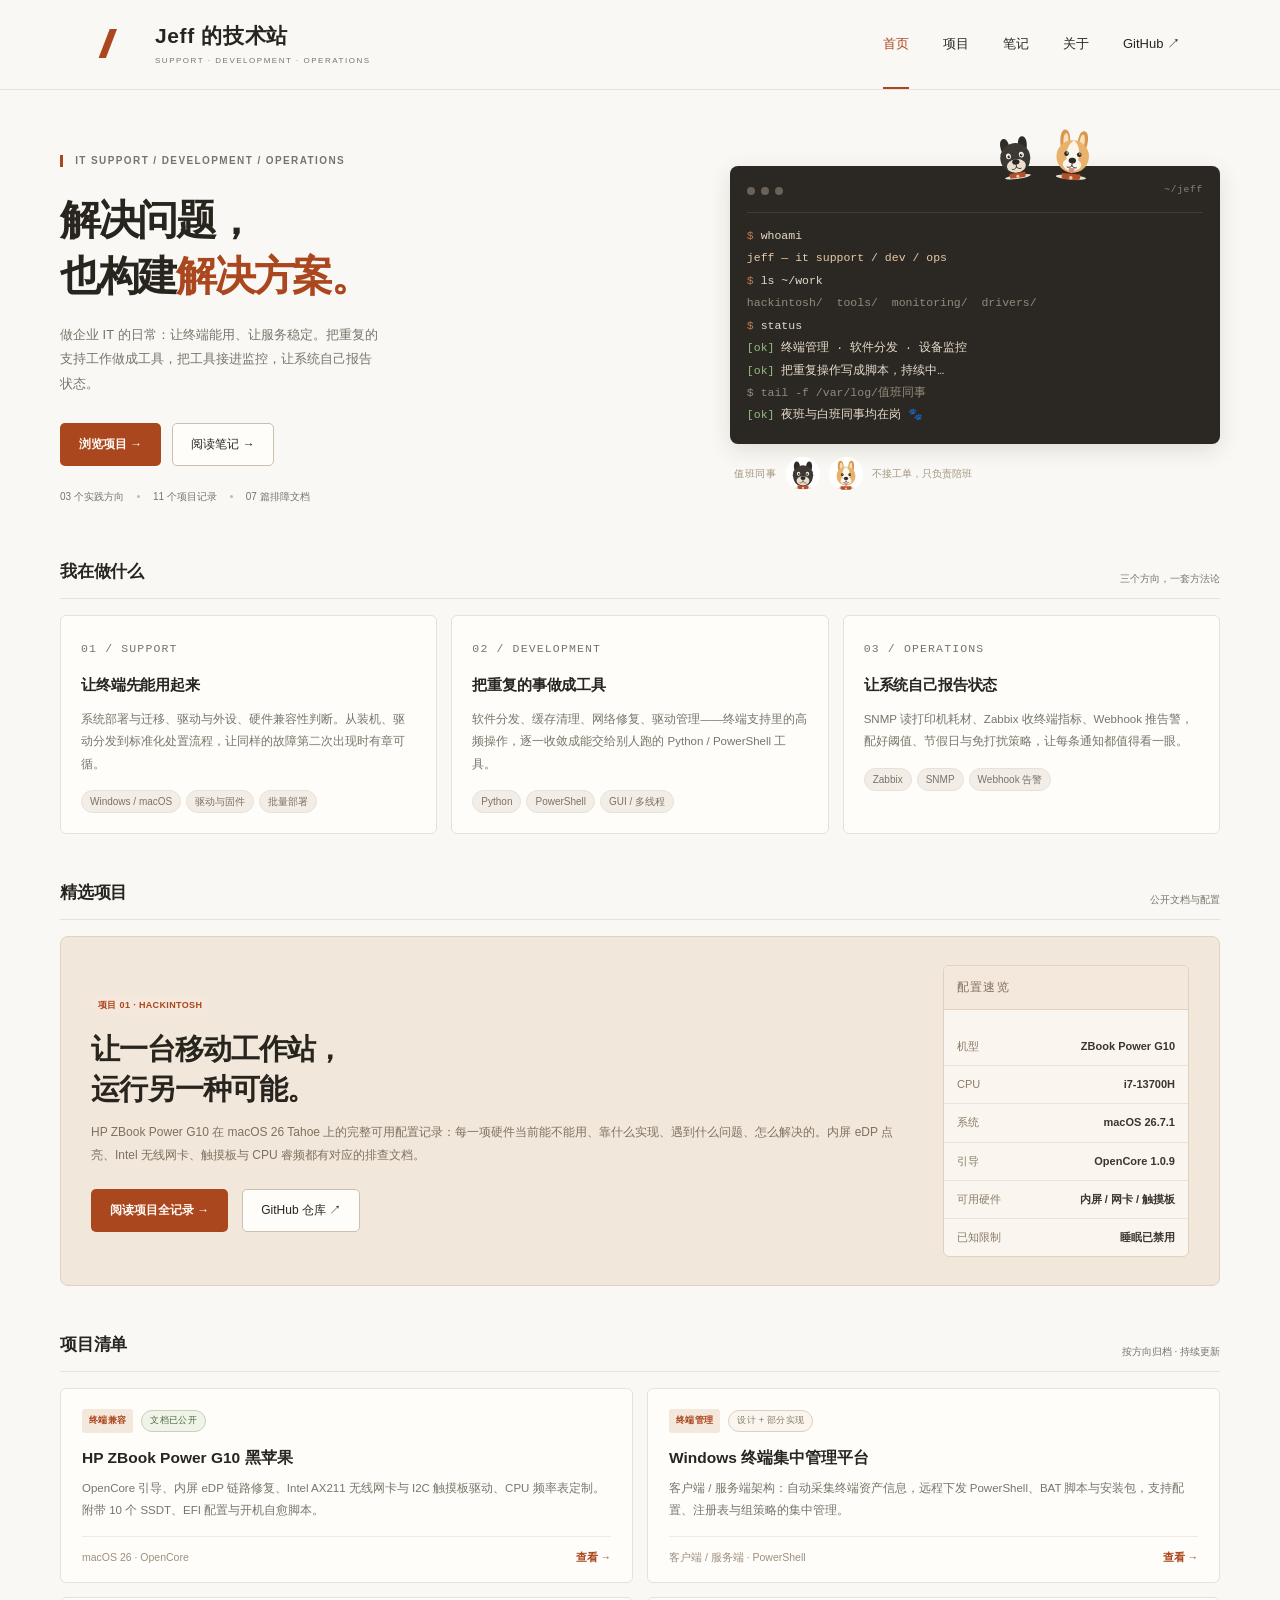
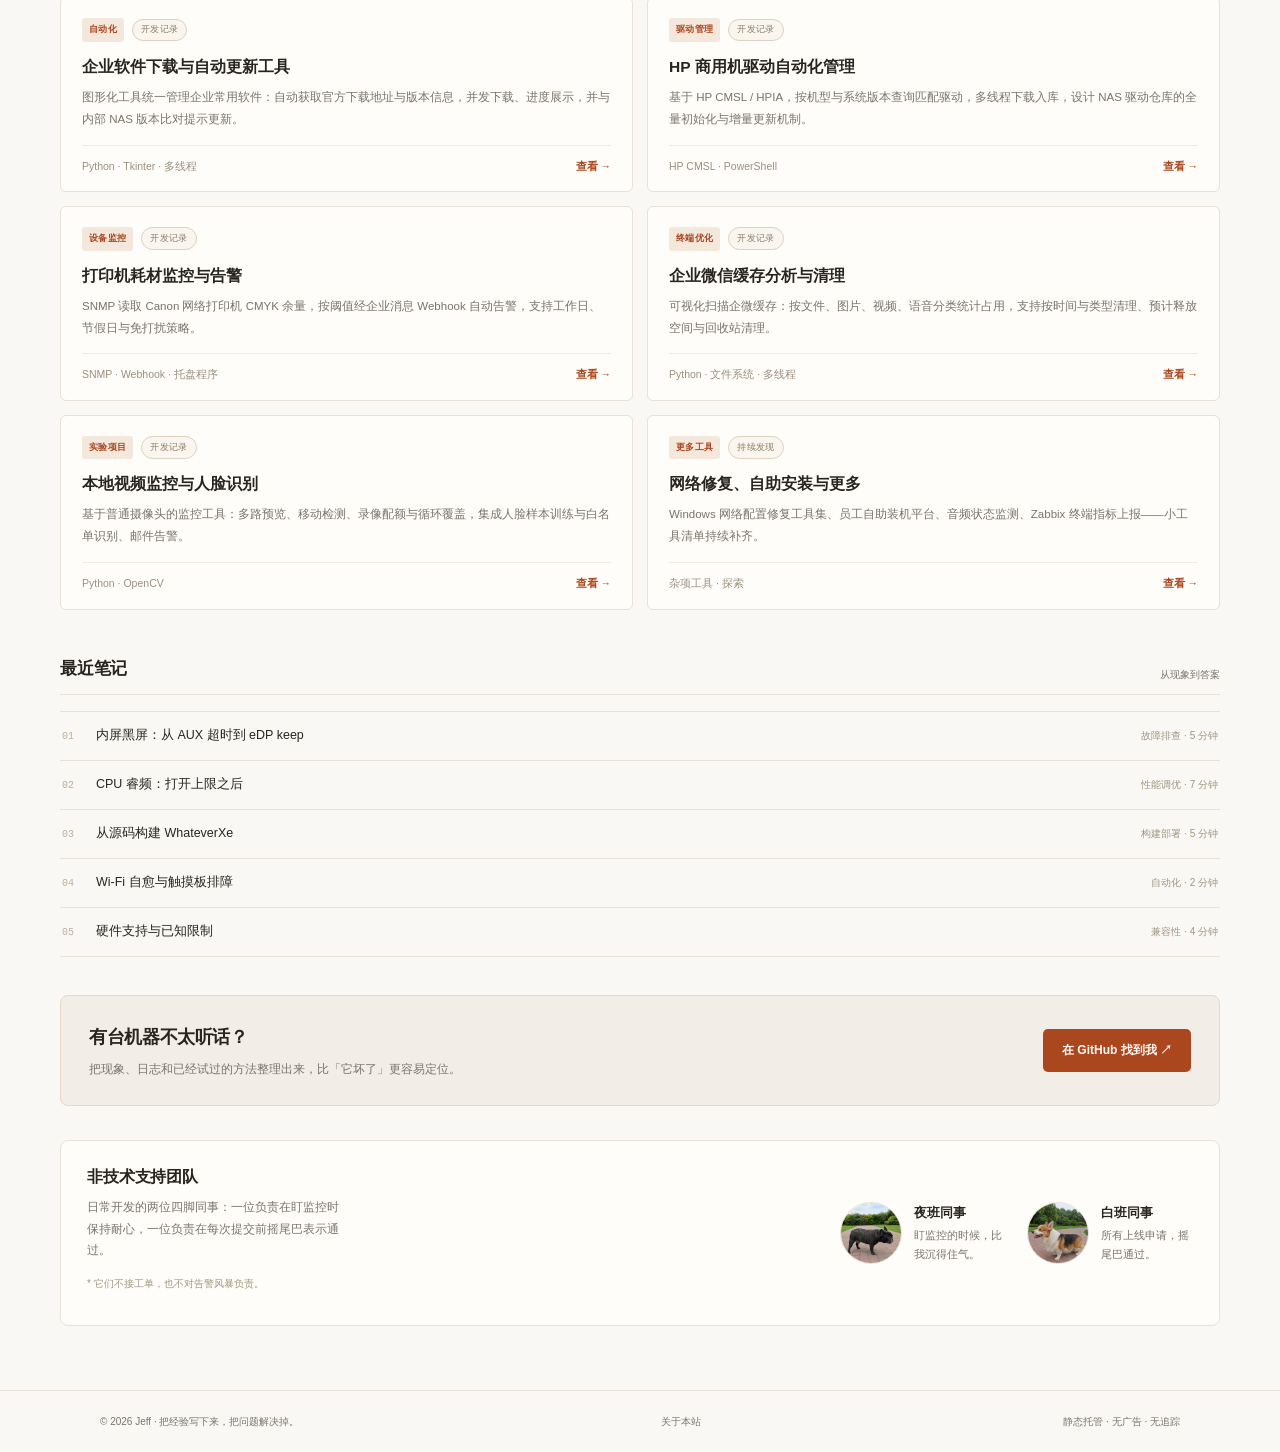
<file: index.html>
<!doctype html>
<html lang="zh-CN">
<head>
<meta charset="utf-8">
<meta name="viewport" content="width=device-width,initial-scale=1">
<meta name="color-scheme" content="light">
<meta name="description" content="Jeff 的个人技术站：IT 支持、开发与运维实践。记录故障排查过程、自动化方案与真实项目，包括 HP ZBook Power G10 黑苹果配置。">
<title>Jeff · IT 支持 / 开发 / 运维</title>
<link rel="icon" href="favicon.svg" type="image/svg+xml">
<link rel="stylesheet" href="style.css">
<script src="site.js" defer></script>
</head>
<body>
<a class="skip" href="#main">跳转到正文</a>
<header class="topbar">
  <a class="brand" href="index.html"><span class="brand-mark">//</span><span>Jeff 的技术站<small>SUPPORT · DEVELOPMENT · OPERATIONS</small></span></a>
  <nav class="top-nav" aria-label="主导航">
    <a href="index.html" aria-current="page">首页</a>
    <a href="projects.html">项目</a>
    <a href="notes.html">笔记</a>
    <a href="about.html">关于</a>
    <a href="https://github.com/EnormousKnob" target="_blank" rel="noopener noreferrer">GitHub ↗</a>
  </nav>
  <button class="mobile-menu" aria-expanded="false" aria-controls="sidebar" aria-label="展开导航">☰</button>
</header>

<main id="main" tabindex="-1">
<div class="wrap page">

  <section class="hero hero-split">
    <div>
      <p class="eyebrow"><span class="orange-line"></span> IT SUPPORT / DEVELOPMENT / OPERATIONS</p>
      <h1>解决问题，<br>也构建<span>解决方案。</span></h1>
      <p class="hero-description">做企业 IT 的日常：让终端能用、让服务稳定。把重复的支持工作做成工具，把工具接进监控，让系统自己报告状态。</p>
      <div class="hero-actions">
        <a class="btn btn-primary" href="projects.html">浏览项目 →</a>
        <a class="btn btn-ghost" href="notes.html">阅读笔记 →</a>
      </div>
      <div class="hero-meta"><span>03 个实践方向</span><i></i><span>11 个项目记录</span><i></i><span>07 篇排障文档</span></div>
    </div>
    <div class="hero-right">
    <img class="hero-peek peek-b" src="images/dog-noir.svg" alt="夜班同事：卡通法国斗牛犬从终端后面探头" width="52" height="52">
    <img class="hero-peek" src="images/dog-corgi.svg" alt="白班同事：卡通柯基从终端后面探头" width="58" height="58">
    <div class="shell" aria-label="终端简介">
      <div class="shell-bar"><i></i><i></i><i></i><span>~/jeff</span></div>
      <p><span class="pr">$</span> whoami</p>
      <p class="hl">jeff — it support / dev / ops</p>
      <p><span class="pr">$</span> ls ~/work</p>
      <p class="dim">hackintosh/&nbsp; tools/&nbsp; monitoring/&nbsp; drivers/</p>
      <p><span class="pr">$</span> status</p>
      <p><span class="ok">[ok]</span> 终端管理 · 软件分发 · 设备监控</p>
      <p><span class="ok">[ok]</span> 把重复操作写成脚本，持续中…</p>
      <p><span class="dim">$ tail -f /var/log/值班同事</span></p>
      <p><span class="ok">[ok]</span> 夜班与白班同事均在岗 🐾</p>
    </div>
    <div class="hero-dogs">
      <span class="hero-dogs-label">值班同事</span>
      <img src="images/dog-noir.svg" alt="夜班同事：黑色法国斗牛犬" title="夜班同事 · 盯监控的">
      <img src="images/dog-corgi.svg" alt="白班同事：柯基" title="白班同事 · 摇尾巴通过的">
      <span>不接工单，只负责陪班</span>
    </div>
    </div>
  </section>

  <div class="sec-head">
    <h2>我在做什么</h2>
    <span>三个方向，一套方法论</span>
  </div>
  <section class="pillars" aria-label="能力方向">
    <article class="pillar">
      <p class="pillar-num">01 / SUPPORT</p>
      <h3>让终端先能用起来</h3>
      <p>系统部署与迁移、驱动与外设、硬件兼容性判断。从装机、驱动分发到标准化处置流程，让同样的故障第二次出现时有章可循。</p>
      <div class="chips"><span class="chip">Windows / macOS</span><span class="chip">驱动与固件</span><span class="chip">批量部署</span></div>
    </article>
    <article class="pillar">
      <p class="pillar-num">02 / DEVELOPMENT</p>
      <h3>把重复的事做成工具</h3>
      <p>软件分发、缓存清理、网络修复、驱动管理——终端支持里的高频操作，逐一收敛成能交给别人跑的 Python / PowerShell 工具。</p>
      <div class="chips"><span class="chip">Python</span><span class="chip">PowerShell</span><span class="chip">GUI / 多线程</span></div>
    </article>
    <article class="pillar">
      <p class="pillar-num">03 / OPERATIONS</p>
      <h3>让系统自己报告状态</h3>
      <p>SNMP 读打印机耗材、Zabbix 收终端指标、Webhook 推告警，配好阈值、节假日与免打扰策略，让每条通知都值得看一眼。</p>
      <div class="chips"><span class="chip">Zabbix</span><span class="chip">SNMP</span><span class="chip">Webhook 告警</span></div>
    </article>
  </section>

  <div class="sec-head">
    <h2>精选项目</h2>
    <span>公开文档与配置</span>
  </div>
  <section class="showcase" aria-label="精选项目">
    <div>
      <span class="tag">项目 01 · HACKINTOSH</span>
      <h2>让一台移动工作站，<br>运行另一种可能。</h2>
      <p>HP ZBook Power G10 在 macOS 26 Tahoe 上的完整可用配置记录：每一项硬件当前能不能用、靠什么实现、遇到什么问题、怎么解决的。内屏 eDP 点亮、Intel 无线网卡、触摸板与 CPU 睿频都有对应的排查文档。</p>
      <a class="btn btn-primary" href="overview.html">阅读项目全记录 →</a>
      <a class="btn btn-ghost" href="https://github.com/EnormousKnob/zbook-g10-hackintosh" target="_blank" rel="noopener noreferrer">GitHub 仓库 ↗</a>
    </div>
    <div class="spec">
      <p class="spec-head">配置速览</p>
      <div class="spec-row"><span>机型</span><b>ZBook Power G10</b></div>
      <div class="spec-row"><span>CPU</span><b>i7-13700H</b></div>
      <div class="spec-row"><span>系统</span><b>macOS 26.7.1</b></div>
      <div class="spec-row"><span>引导</span><b>OpenCore 1.0.9</b></div>
      <div class="spec-row"><span>可用硬件</span><b>内屏 / 网卡 / 触摸板</b></div>
      <div class="spec-row"><span>已知限制</span><b>睡眠已禁用</b></div>
    </div>
  </section>

  <div class="sec-head">
    <h2>项目清单</h2>
    <span>按方向归档 · 持续更新</span>
  </div>
  <section class="proj-grid" aria-label="项目清单">
    <a class="proj" href="overview.html">
      <div class="proj-top"><span class="tag">终端兼容</span><span class="status live">文档已公开</span></div>
      <h3>HP ZBook Power G10 黑苹果</h3>
      <p>OpenCore 引导、内屏 eDP 链路修复、Intel AX211 无线网卡与 I2C 触摸板驱动、CPU 频率表定制。附带 10 个 SSDT、EFI 配置与开机自愈脚本。</p>
      <div class="proj-foot"><span>macOS 26 · OpenCore</span><b>查看 →</b></div>
    </a>
    <a class="proj" href="projects.html#terminal">
      <div class="proj-top"><span class="tag">终端管理</span><span class="status">设计 + 部分实现</span></div>
      <h3>Windows 终端集中管理平台</h3>
      <p>客户端 / 服务端架构：自动采集终端资产信息，远程下发 PowerShell、BAT 脚本与安装包，支持配置、注册表与组策略的集中管理。</p>
      <div class="proj-foot"><span>客户端 / 服务端 · PowerShell</span><b>查看 →</b></div>
    </a>
    <a class="proj" href="projects.html#softdl">
      <div class="proj-top"><span class="tag">自动化</span><span class="status">开发记录</span></div>
      <h3>企业软件下载与自动更新工具</h3>
      <p>图形化工具统一管理企业常用软件：自动获取官方下载地址与版本信息，并发下载、进度展示，并与内部 NAS 版本比对提示更新。</p>
      <div class="proj-foot"><span>Python · Tkinter · 多线程</span><b>查看 →</b></div>
    </a>
    <a class="proj" href="projects.html#hpdrv">
      <div class="proj-top"><span class="tag">驱动管理</span><span class="status">开发记录</span></div>
      <h3>HP 商用机驱动自动化管理</h3>
      <p>基于 HP CMSL / HPIA，按机型与系统版本查询匹配驱动，多线程下载入库，设计 NAS 驱动仓库的全量初始化与增量更新机制。</p>
      <div class="proj-foot"><span>HP CMSL · PowerShell</span><b>查看 →</b></div>
    </a>
    <a class="proj" href="projects.html#snmp">
      <div class="proj-top"><span class="tag">设备监控</span><span class="status">开发记录</span></div>
      <h3>打印机耗材监控与告警</h3>
      <p>SNMP 读取 Canon 网络打印机 CMYK 余量，按阈值经企业消息 Webhook 自动告警，支持工作日、节假日与免打扰策略。</p>
      <div class="proj-foot"><span>SNMP · Webhook · 托盘程序</span><b>查看 →</b></div>
    </a>
    <a class="proj" href="projects.html#wecache">
      <div class="proj-top"><span class="tag">终端优化</span><span class="status">开发记录</span></div>
      <h3>企业微信缓存分析与清理</h3>
      <p>可视化扫描企微缓存：按文件、图片、视频、语音分类统计占用，支持按时间与类型清理、预计释放空间与回收站清理。</p>
      <div class="proj-foot"><span>Python · 文件系统 · 多线程</span><b>查看 →</b></div>
    </a>
    <a class="proj" href="projects.html#cam">
      <div class="proj-top"><span class="tag">实验项目</span><span class="status">开发记录</span></div>
      <h3>本地视频监控与人脸识别</h3>
      <p>基于普通摄像头的监控工具：多路预览、移动检测、录像配额与循环覆盖，集成人脸样本训练与白名单识别、邮件告警。</p>
      <div class="proj-foot"><span>Python · OpenCV</span><b>查看 →</b></div>
    </a>
    <a class="proj" href="projects.html">
      <div class="proj-top"><span class="tag">更多工具</span><span class="status">持续发现</span></div>
      <h3>网络修复、自助安装与更多</h3>
      <p>Windows 网络配置修复工具集、员工自助装机平台、音频状态监测、Zabbix 终端指标上报——小工具清单持续补齐。</p>
      <div class="proj-foot"><span>杂项工具 · 探索</span><b>查看 →</b></div>
    </a>
  </section>

  <div class="sec-head">
    <h2>最近笔记</h2>
    <span>从现象到答案</span>
  </div>
  <section class="note-rows" aria-label="最近笔记">
    <a class="note-row" href="display.html"><span class="idx">01</span><span class="ttl">内屏黑屏：从 AUX 超时到 eDP keep</span><span class="meta">故障排查 · 5 分钟</span></a>
    <a class="note-row" href="cpu.html"><span class="idx">02</span><span class="ttl">CPU 睿频：打开上限之后</span><span class="meta">性能调优 · 7 分钟</span></a>
    <a class="note-row" href="build.html"><span class="idx">03</span><span class="ttl">从源码构建 WhateverXe</span><span class="meta">构建部署 · 5 分钟</span></a>
    <a class="note-row" href="wifi.html"><span class="idx">04</span><span class="ttl">Wi-Fi 自愈与触摸板排障</span><span class="meta">自动化 · 2 分钟</span></a>
    <a class="note-row" href="hardware.html"><span class="idx">05</span><span class="ttl">硬件支持与已知限制</span><span class="meta">兼容性 · 4 分钟</span></a>
  </section>

  <section class="cta">
    <div>
      <h3>有台机器不太听话？</h3>
      <p>把现象、日志和已经试过的方法整理出来，比「它坏了」更容易定位。</p>
    </div>
    <a class="btn btn-primary" href="https://github.com/EnormousKnob" target="_blank" rel="noopener noreferrer">在 GitHub 找到我 ↗</a>
  </section>

  <section class="dog-band" aria-label="非技术支持团队">
    <div>
      <h3>非技术支持团队</h3>
      <p class="band-sub">日常开发的两位四脚同事：一位负责在盯监控时保持耐心，一位负责在每次提交前摇尾巴表示通过。</p>
      <p class="dog-note">* 它们不接工单，也不对告警风暴负责。</p>
    </div>
    <div class="dog-cards">
      <div class="dog">
        <img src="images/dog-noir.jpg" alt="黑色法国斗牛犬，值夜班的那位">
        <p><b>夜班同事</b>盯监控的时候，比我沉得住气。</p>
      </div>
      <div class="dog">
        <img src="images/dog-corgi.jpg" alt="黄白柯基，负责微笑通过">
        <p><b>白班同事</b>所有上线申请，摇尾巴通过。</p>
      </div>
    </div>
  </section>

</div>
</main>

<footer class="site-footer">
  <span>© 2026 Jeff · 把经验写下来，把问题解决掉。</span>
  <a href="about.html">关于本站</a>
  <span>静态托管 · 无广告 · 无追踪</span>
</footer>
<div class="toast" role="status" aria-live="polite"></div>
</body>
</html>
</file>
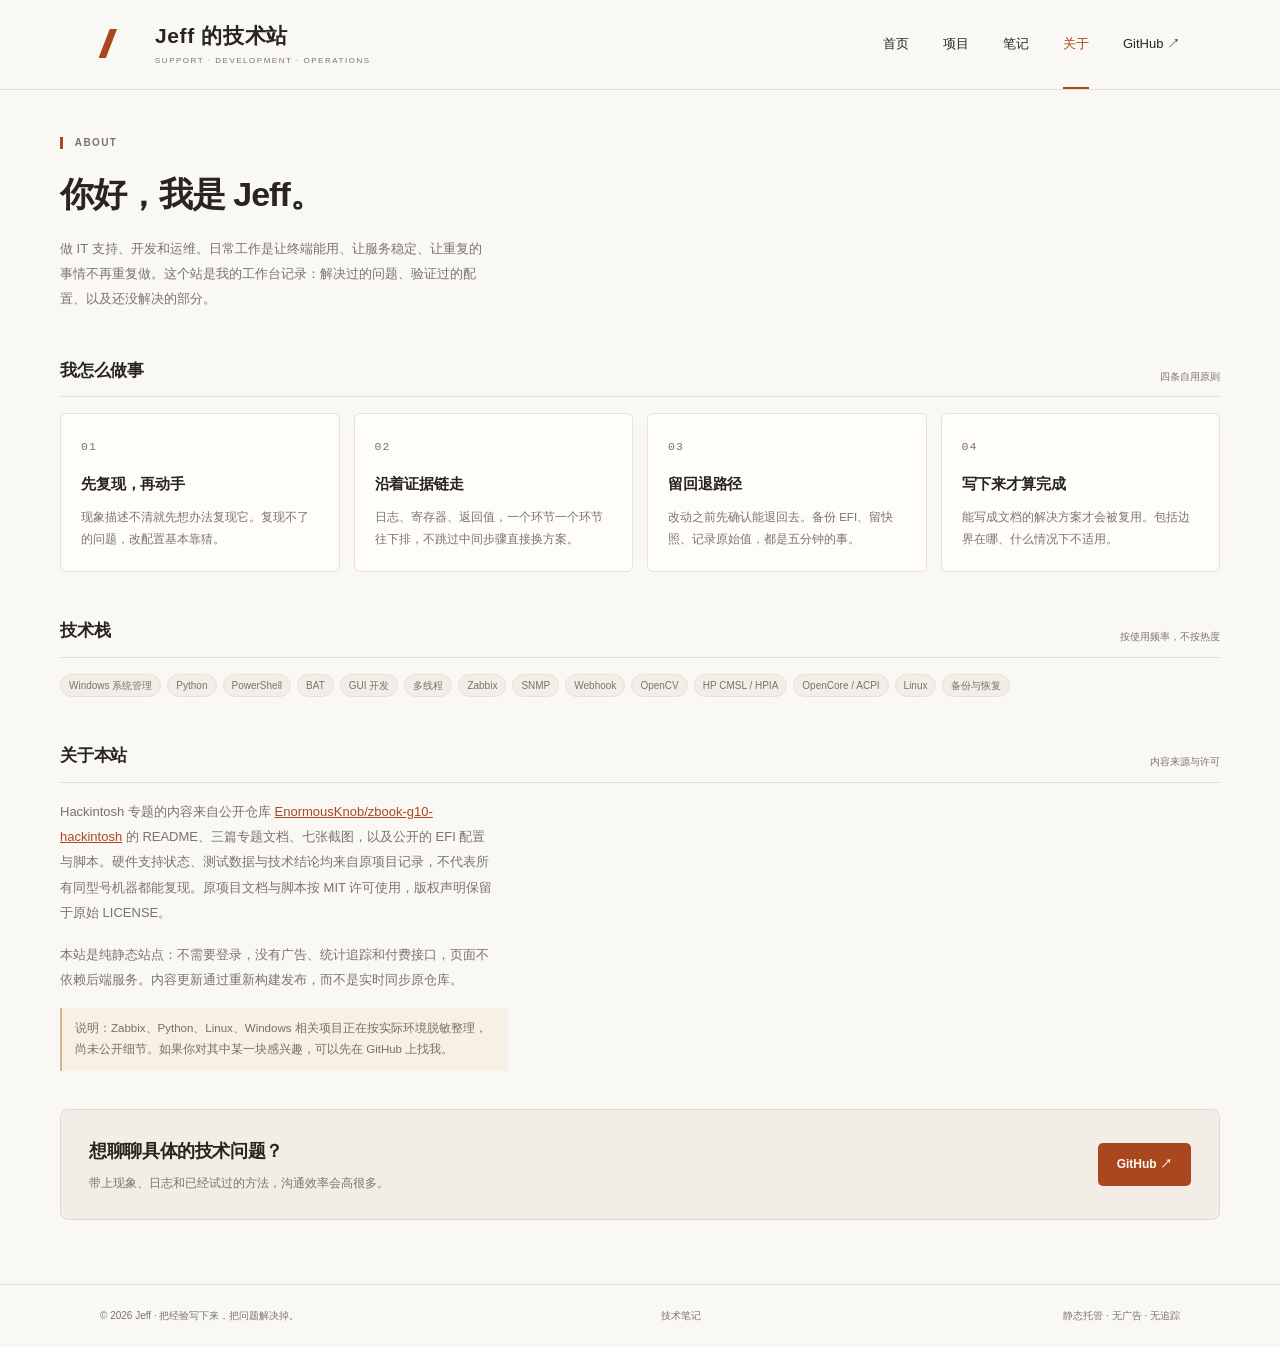
<file: about.html>
<!doctype html>
<html lang="zh-CN">
<head>
<meta charset="utf-8">
<meta name="viewport" content="width=device-width,initial-scale=1">
<meta name="color-scheme" content="light">
<meta name="description" content="关于 Jeff：IT 支持、开发与运维从业者。本站记录真实的排障过程、自动化方案与项目文档。">
<title>关于 · Jeff 的技术站</title>
<link rel="icon" href="favicon.svg" type="image/svg+xml">
<link rel="stylesheet" href="style.css">
<script src="site.js" defer></script>
</head>
<body>
<a class="skip" href="#main">跳转到正文</a>
<header class="topbar">
  <a class="brand" href="index.html"><span class="brand-mark">//</span><span>Jeff 的技术站<small>SUPPORT · DEVELOPMENT · OPERATIONS</small></span></a>
  <nav class="top-nav" aria-label="主导航">
    <a href="index.html">首页</a>
    <a href="projects.html">项目</a>
    <a href="notes.html">笔记</a>
    <a href="about.html" aria-current="page">关于</a>
    <a href="https://github.com/EnormousKnob" target="_blank" rel="noopener noreferrer">GitHub ↗</a>
  </nav>
  <button class="mobile-menu" aria-expanded="false" aria-controls="sidebar" aria-label="展开导航">☰</button>
</header>

<main id="main" tabindex="-1">
<div class="wrap page">
  <p class="eyebrow"><span class="orange-line"></span> ABOUT</p>
  <h1 class="page-title">你好，我是 Jeff。</h1>
  <p class="page-lede">做 IT 支持、开发和运维。日常工作是让终端能用、让服务稳定、让重复的事情不再重复做。这个站是我的工作台记录：解决过的问题、验证过的配置、以及还没解决的部分。</p>

  <div class="sec-head">
    <h2>我怎么做事</h2>
    <span>四条自用原则</span>
  </div>
  <section class="pillars four" aria-label="工作方法">
    <article class="pillar">
      <p class="pillar-num">01</p>
      <h3>先复现，再动手</h3>
      <p>现象描述不清就先想办法复现它。复现不了的问题，改配置基本靠猜。</p>
    </article>
    <article class="pillar">
      <p class="pillar-num">02</p>
      <h3>沿着证据链走</h3>
      <p>日志、寄存器、返回值，一个环节一个环节往下排，不跳过中间步骤直接换方案。</p>
    </article>
    <article class="pillar">
      <p class="pillar-num">03</p>
      <h3>留回退路径</h3>
      <p>改动之前先确认能退回去。备份 EFI、留快照、记录原始值，都是五分钟的事。</p>
    </article>
    <article class="pillar">
      <p class="pillar-num">04</p>
      <h3>写下来才算完成</h3>
      <p>能写成文档的解决方案才会被复用。包括边界在哪、什么情况下不适用。</p>
    </article>
  </section>

  <div class="sec-head">
    <h2>技术栈</h2>
    <span>按使用频率，不按热度</span>
  </div>
  <div class="stack-row">
    <span class="chip">Windows 系统管理</span><span class="chip">Python</span><span class="chip">PowerShell</span><span class="chip">BAT</span><span class="chip">GUI 开发</span><span class="chip">多线程</span><span class="chip">Zabbix</span><span class="chip">SNMP</span><span class="chip">Webhook</span><span class="chip">OpenCV</span><span class="chip">HP CMSL / HPIA</span><span class="chip">OpenCore / ACPI</span><span class="chip">Linux</span><span class="chip">备份与恢复</span>
  </div>

  <div class="sec-head">
    <h2>关于本站</h2>
    <span>内容来源与许可</span>
  </div>
  <p class="page-lede" style="margin-bottom:16px">Hackintosh 专题的内容来自公开仓库 <a href="https://github.com/EnormousKnob/zbook-g10-hackintosh" target="_blank" rel="noopener noreferrer" style="color:var(--orange);text-decoration:underline">EnormousKnob/zbook-g10-hackintosh</a> 的 README、三篇专题文档、七张截图，以及公开的 EFI 配置与脚本。硬件支持状态、测试数据与技术结论均来自原项目记录，不代表所有同型号机器都能复现。原项目文档与脚本按 MIT 许可使用，版权声明保留于原始 LICENSE。</p>
  <p class="page-lede" style="margin-bottom:16px">本站是纯静态站点：不需要登录，没有广告、统计追踪和付费接口，页面不依赖后端服务。内容更新通过重新构建发布，而不是实时同步原仓库。</p>
  <p class="todo">说明：Zabbix、Python、Linux、Windows 相关项目正在按实际环境脱敏整理，尚未公开细节。如果你对其中某一块感兴趣，可以先在 GitHub 上找我。</p>

  <section class="cta">
    <div>
      <h3>想聊聊具体的技术问题？</h3>
      <p>带上现象、日志和已经试过的方法，沟通效率会高很多。</p>
    </div>
    <a class="btn btn-primary" href="https://github.com/EnormousKnob" target="_blank" rel="noopener noreferrer">GitHub ↗</a>
  </section>
</div>
</main>

<footer class="site-footer">
  <span>© 2026 Jeff · 把经验写下来，把问题解决掉。</span>
  <a href="notes.html">技术笔记</a>
  <span>静态托管 · 无广告 · 无追踪</span>
</footer>
<div class="toast" role="status" aria-live="polite"></div>
</body>
</html>
</file>
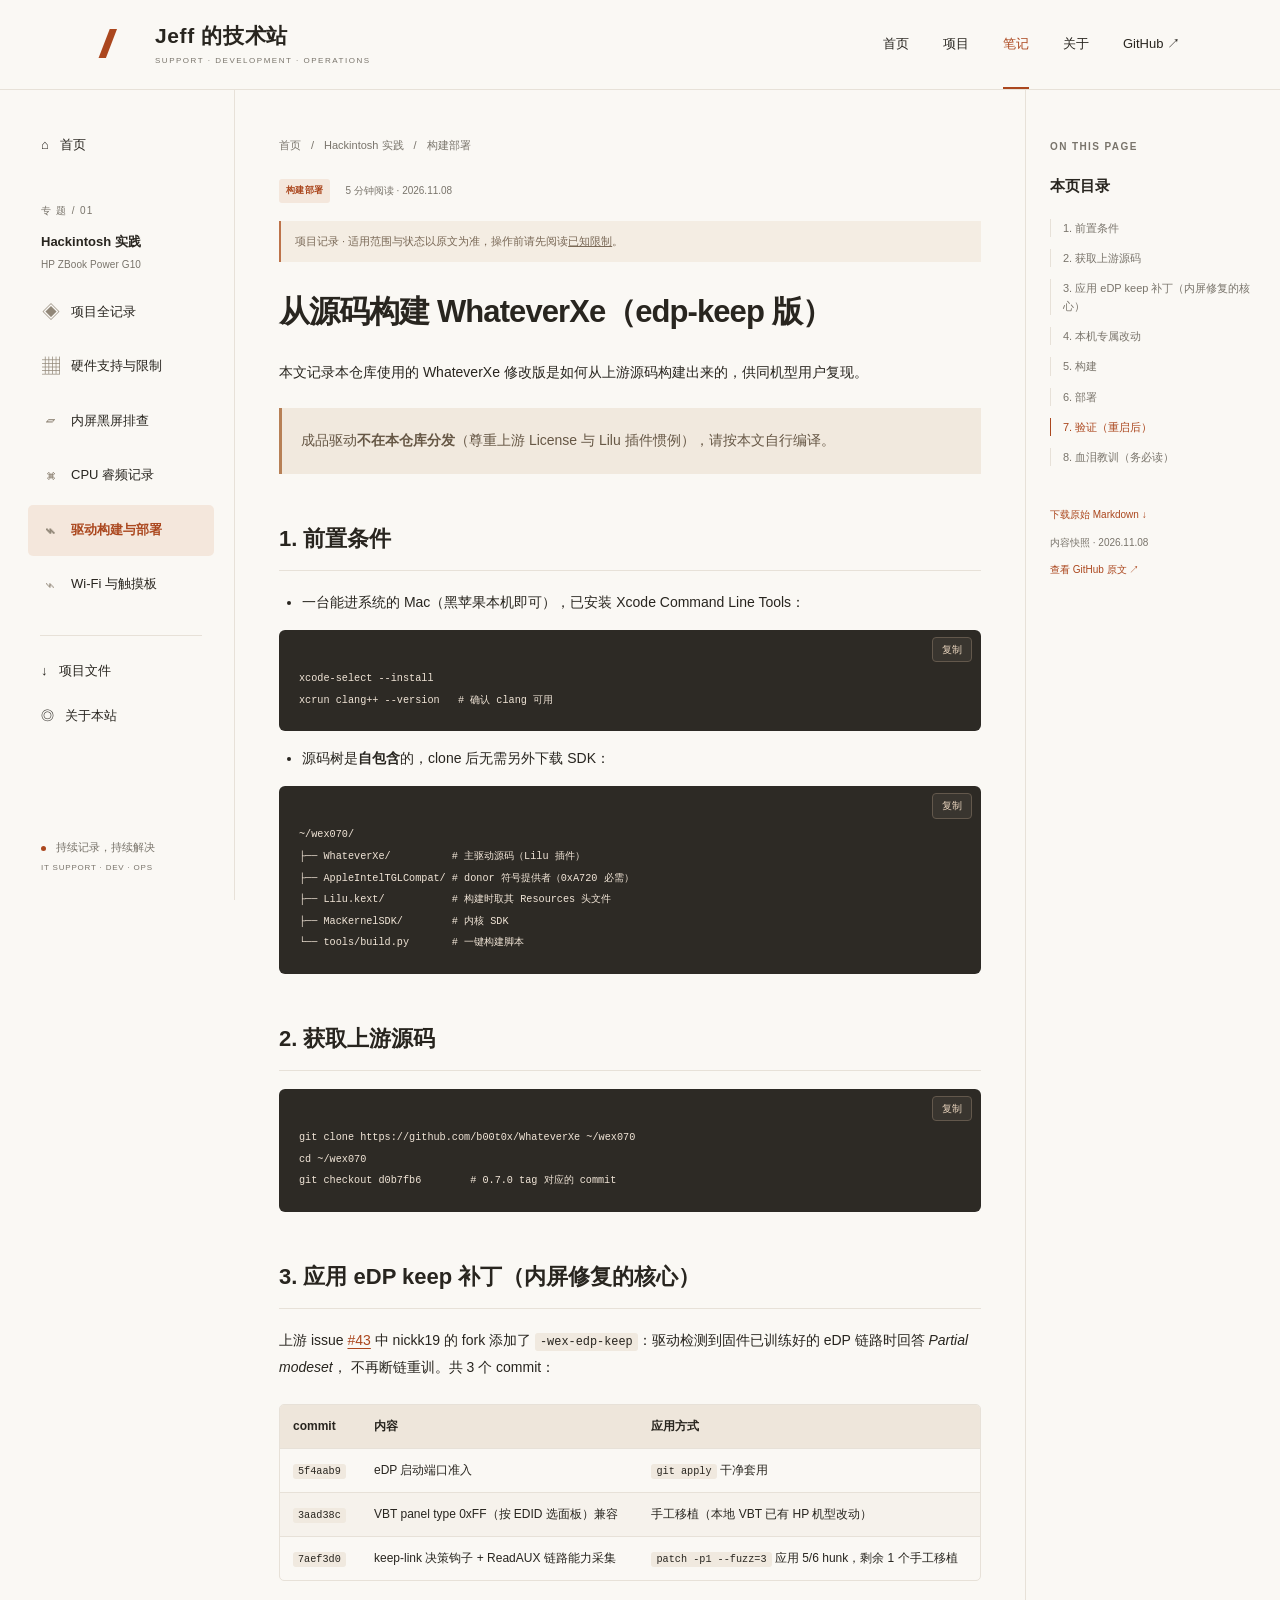
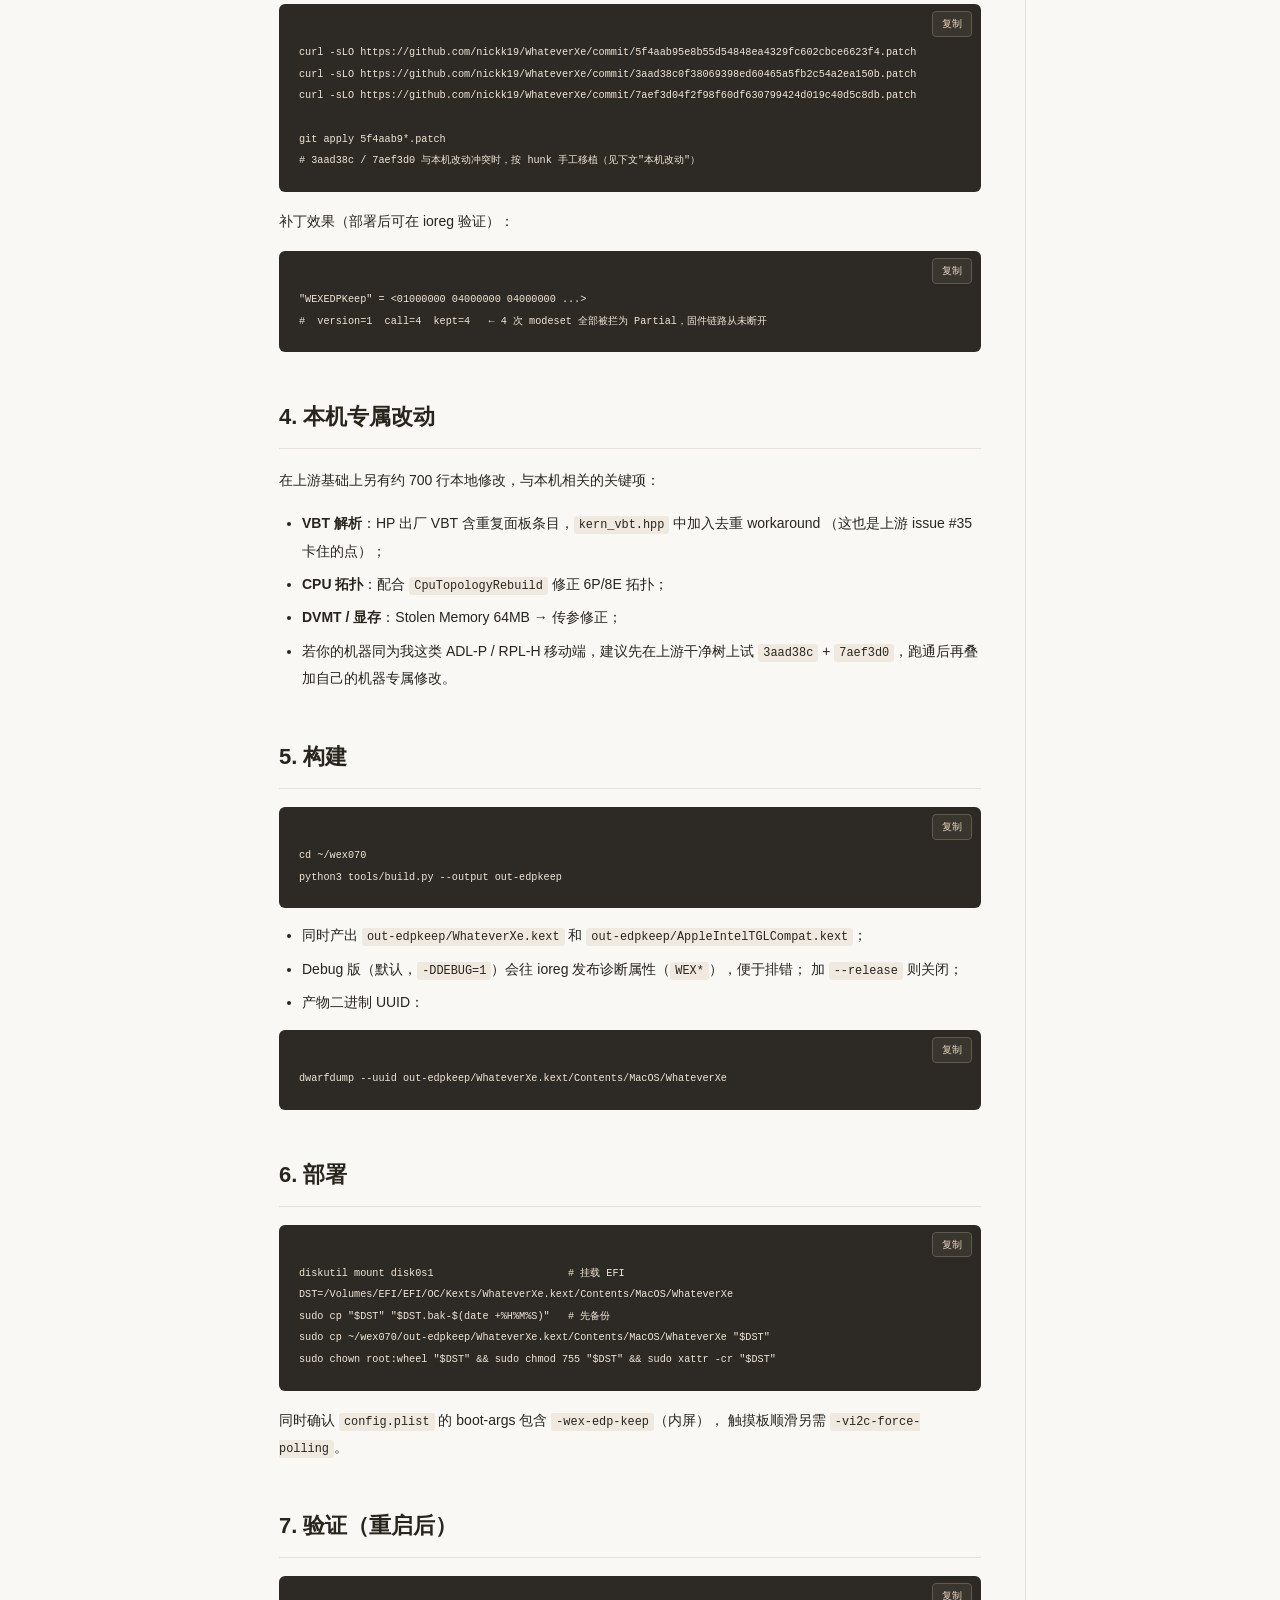
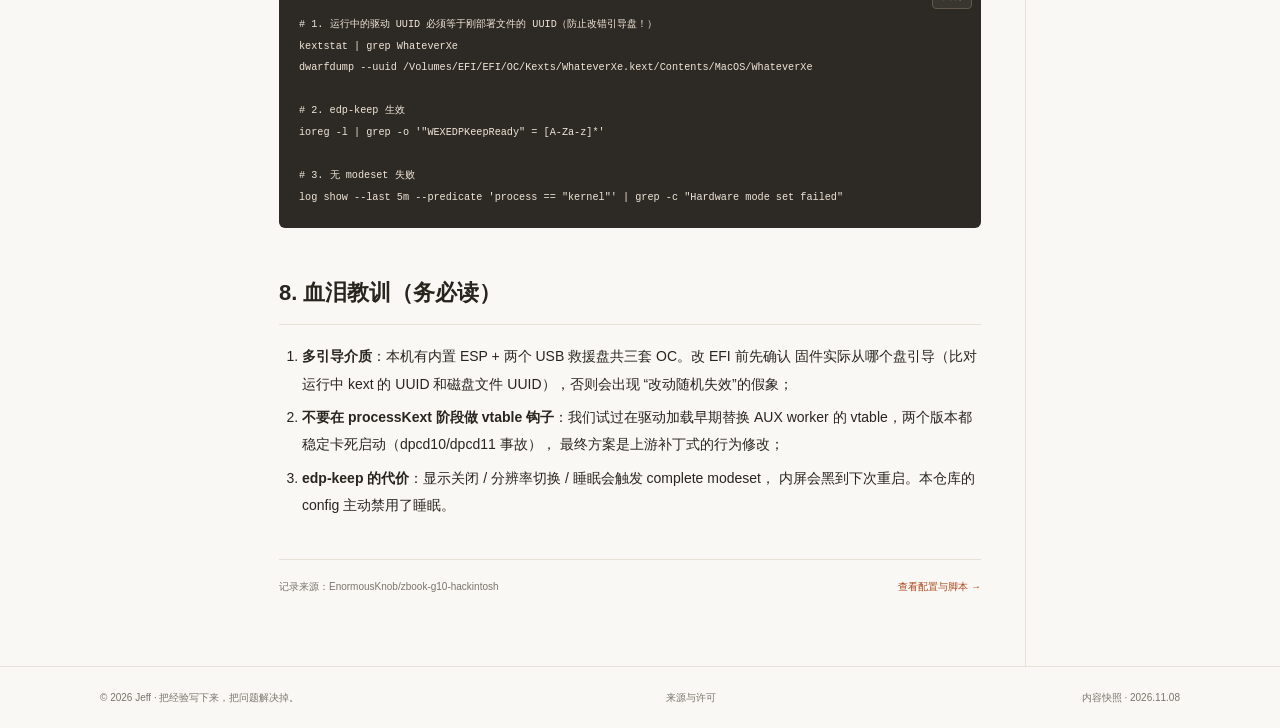
<file: build.html>
<!doctype html><html lang="zh-CN"><head><meta charset="utf-8"><meta name="viewport" content="width=device-width,initial-scale=1"><meta name="color-scheme" content="light"><meta name="description" content="Jeff 的个人技术站：IT 支持、开发与运维实践，HP ZBook Power G10 黑苹果配置与故障排查记录。"><title>从源码构建 WhateverXe · Jeff 的技术站</title><link rel="icon" href="favicon.svg" type="image/svg+xml"><link rel="stylesheet" href="style.css"><script src="site.js" defer></script></head><body><a class="skip" href="#main">跳转到正文</a><header class="topbar"><a class="brand" href="index.html"><span class="brand-mark">//</span><span>Jeff 的技术站<small>SUPPORT · DEVELOPMENT · OPERATIONS</small></span></a><nav class="top-nav" aria-label="主导航"><a href="index.html">首页</a><a href="projects.html">项目</a><a href="notes.html" aria-current="page">笔记</a><a href="about.html">关于</a><a href="https://github.com/EnormousKnob" target="_blank" rel="noopener noreferrer">GitHub ↗</a></nav><button class="mobile-menu" aria-expanded="false" aria-controls="sidebar" aria-label="展开文档导航">☰</button></header><div class="layout"><aside class="sidebar" id="sidebar"><a class="side-home " href="index.html"><span>⌂</span> 首页</a><p class="side-label">专 题 / 01</p><div class="side-topic">Hackintosh 实践<span>HP ZBook Power G10</span></div><nav aria-label="专题文档"><a href="overview.html" ><span class="nav-icon">◈</span>项目全记录</a><a href="hardware.html" ><span class="nav-icon">▦</span>硬件支持与限制</a><a href="display.html" ><span class="nav-icon">▱</span>内屏黑屏排查</a><a href="cpu.html" ><span class="nav-icon">⌘</span>CPU 睿频记录</a><a href="build.html" aria-current="page" class="selected"><span class="nav-icon">⌁</span>驱动构建与部署</a><a href="wifi.html" ><span class="nav-icon">⌁</span>Wi-Fi 与触摸板</a></nav><div class="side-divider"></div><a class="" href="files.html"><span>↓</span> 项目文件</a><a class="" href="about.html"><span>◎</span> 关于本站</a><div class="sidebar-foot"><span class="status-dot"></span> 持续记录，持续解决<br><small>IT SUPPORT · DEV · OPS</small></div></aside><main id="main" tabindex="-1"><div class="breadcrumb"><a href="index.html">首页</a><span>/</span><a href="overview.html">Hackintosh 实践</a><span>/</span>构建部署</div><div class="article-meta"><span class="tag">构建部署</span><span>5 分钟阅读 · 2026.11.08</span></div><div class="article-source-note">项目记录 · 适用范围与状态以原文为准，操作前请先阅读<a href="hardware.html">已知限制</a>。</div><article class="prose"><h1 id="从源码构建-whateverxeedp-keep-版">从源码构建 WhateverXe（edp-keep 版）</h1>
<p>本文记录本仓库使用的 WhateverXe 修改版是如何从上游源码构建出来的，供同机型用户复现。</p>
<blockquote>
<p>成品驱动<strong>不在本仓库分发</strong>（尊重上游 License 与 Lilu 插件惯例），请按本文自行编译。</p>
</blockquote>
<h2 id="1-前置条件">1. 前置条件</h2>
<ul>
<li>一台能进系统的 Mac（黑苹果本机即可），已安装 Xcode Command Line Tools：</li>
</ul>
<div class="code-block"><button class="copy-code" type="button" aria-label="复制代码">复制</button><pre><code class="language-bash">xcode-select --install
xcrun clang++ --version   # 确认 clang 可用
</code></pre></div>
<ul>
<li>源码树是<strong>自包含</strong>的，clone 后无需另外下载 SDK：</li>
</ul>
<div class="code-block"><button class="copy-code" type="button" aria-label="复制代码">复制</button><pre><code>~/wex070/
├── WhateverXe/          # 主驱动源码（Lilu 插件）
├── AppleIntelTGLCompat/ # donor 符号提供者（0xA720 必需）
├── Lilu.kext/           # 构建时取其 Resources 头文件
├── MacKernelSDK/        # 内核 SDK
└── tools/build.py       # 一键构建脚本
</code></pre></div>
<h2 id="2-获取上游源码">2. 获取上游源码</h2>
<div class="code-block"><button class="copy-code" type="button" aria-label="复制代码">复制</button><pre><code class="language-bash">git clone https://github.com/b00t0x/WhateverXe ~/wex070
cd ~/wex070
git checkout d0b7fb6        # 0.7.0 tag 对应的 commit
</code></pre></div>
<h2 id="3-应用-edp-keep-补丁内屏修复的核心">3. 应用 eDP keep 补丁（内屏修复的核心）</h2>
<p>上游 issue <a href="https://github.com/b00t0x/WhateverXe/issues/43">#43</a> 中 nickk19 的 fork
添加了 <code>-wex-edp-keep</code>：驱动检测到固件已训练好的 eDP 链路时回答 <em>Partial modeset</em>，
不再断链重训。共 3 个 commit：</p>
<div class="table-scroll" tabindex="0" role="region" aria-label="可横向滚动的数据表"><table>
<thead>
<tr>
<th>commit</th>
<th>内容</th>
<th>应用方式</th>
</tr>
</thead>
<tbody><tr>
<td><code>5f4aab9</code></td>
<td>eDP 启动端口准入</td>
<td><code>git apply</code> 干净套用</td>
</tr>
<tr>
<td><code>3aad38c</code></td>
<td>VBT panel type 0xFF（按 EDID 选面板）兼容</td>
<td>手工移植（本地 VBT 已有 HP 机型改动）</td>
</tr>
<tr>
<td><code>7aef3d0</code></td>
<td>keep-link 决策钩子 + ReadAUX 链路能力采集</td>
<td><code>patch -p1 --fuzz=3</code> 应用 5/6 hunk，剩余 1 个手工移植</td>
</tr>
</tbody></table></div>
<div class="code-block"><button class="copy-code" type="button" aria-label="复制代码">复制</button><pre><code class="language-bash">curl -sLO https://github.com/nickk19/WhateverXe/commit/5f4aab95e8b55d54848ea4329fc602cbce6623f4.patch
curl -sLO https://github.com/nickk19/WhateverXe/commit/3aad38c0f38069398ed60465a5fb2c54a2ea150b.patch
curl -sLO https://github.com/nickk19/WhateverXe/commit/7aef3d04f2f98f60df630799424d019c40d5c8db.patch

git apply 5f4aab9*.patch
# 3aad38c / 7aef3d0 与本机改动冲突时，按 hunk 手工移植（见下文&quot;本机改动&quot;）
</code></pre></div>
<p>补丁效果（部署后可在 ioreg 验证）：</p>
<div class="code-block"><button class="copy-code" type="button" aria-label="复制代码">复制</button><pre><code>&quot;WEXEDPKeep&quot; = &lt;01000000 04000000 04000000 ...&gt;
#  version=1  call=4  kept=4   ← 4 次 modeset 全部被拦为 Partial，固件链路从未断开
</code></pre></div>
<h2 id="4-本机专属改动">4. 本机专属改动</h2>
<p>在上游基础上另有约 700 行本地修改，与本机相关的关键项：</p>
<ul>
<li><strong>VBT 解析</strong>：HP 出厂 VBT 含重复面板条目，<code>kern_vbt.hpp</code> 中加入去重 workaround
（这也是上游 issue #35 卡住的点）；</li>
<li><strong>CPU 拓扑</strong>：配合 <code>CpuTopologyRebuild</code> 修正 6P/8E 拓扑；</li>
<li><strong>DVMT / 显存</strong>：Stolen Memory 64MB → 传参修正；</li>
<li>若你的机器同为我这类 ADL-P / RPL-H 移动端，建议先在上游干净树上试
<code>3aad38c</code> + <code>7aef3d0</code>，跑通后再叠加自己的机器专属修改。</li>
</ul>
<h2 id="5-构建">5. 构建</h2>
<div class="code-block"><button class="copy-code" type="button" aria-label="复制代码">复制</button><pre><code class="language-bash">cd ~/wex070
python3 tools/build.py --output out-edpkeep
</code></pre></div>
<ul>
<li>同时产出 <code>out-edpkeep/WhateverXe.kext</code> 和 <code>out-edpkeep/AppleIntelTGLCompat.kext</code>；</li>
<li>Debug 版（默认，<code>-DDEBUG=1</code>）会往 ioreg 发布诊断属性（<code>WEX*</code>），便于排错；
加 <code>--release</code> 则关闭；</li>
<li>产物二进制 UUID：</li>
</ul>
<div class="code-block"><button class="copy-code" type="button" aria-label="复制代码">复制</button><pre><code class="language-bash">dwarfdump --uuid out-edpkeep/WhateverXe.kext/Contents/MacOS/WhateverXe
</code></pre></div>
<h2 id="6-部署">6. 部署</h2>
<div class="code-block"><button class="copy-code" type="button" aria-label="复制代码">复制</button><pre><code class="language-bash">diskutil mount disk0s1                      # 挂载 EFI
DST=/Volumes/EFI/EFI/OC/Kexts/WhateverXe.kext/Contents/MacOS/WhateverXe
sudo cp &quot;$DST&quot; &quot;$DST.bak-$(date +%H%M%S)&quot;   # 先备份
sudo cp ~/wex070/out-edpkeep/WhateverXe.kext/Contents/MacOS/WhateverXe &quot;$DST&quot;
sudo chown root:wheel &quot;$DST&quot; &amp;&amp; sudo chmod 755 &quot;$DST&quot; &amp;&amp; sudo xattr -cr &quot;$DST&quot;
</code></pre></div>
<p>同时确认 <code>config.plist</code> 的 boot-args 包含 <code>-wex-edp-keep</code>（内屏），
触摸板顺滑另需 <code>-vi2c-force-polling</code>。</p>
<h2 id="7-验证重启后">7. 验证（重启后）</h2>
<div class="code-block"><button class="copy-code" type="button" aria-label="复制代码">复制</button><pre><code class="language-bash"># 1. 运行中的驱动 UUID 必须等于刚部署文件的 UUID（防止改错引导盘！）
kextstat | grep WhateverXe
dwarfdump --uuid /Volumes/EFI/EFI/OC/Kexts/WhateverXe.kext/Contents/MacOS/WhateverXe

# 2. edp-keep 生效
ioreg -l | grep -o &#39;&quot;WEXEDPKeepReady&quot; = [A-Za-z]*&#39;

# 3. 无 modeset 失败
log show --last 5m --predicate &#39;process == &quot;kernel&quot;&#39; | grep -c &quot;Hardware mode set failed&quot;
</code></pre></div>
<h2 id="8-血泪教训务必读">8. 血泪教训（务必读）</h2>
<ol>
<li><strong>多引导介质</strong>：本机有内置 ESP + 两个 USB 救援盘共三套 OC。改 EFI 前先确认
固件实际从哪个盘引导（比对运行中 kext 的 UUID 和磁盘文件 UUID），否则会出现
“改动随机失效”的假象；</li>
<li><strong>不要在 processKext 阶段做 vtable 钩子</strong>：我们试过在驱动加载早期替换
AUX worker 的 vtable，两个版本都稳定卡死启动（dpcd10/dpcd11 事故），
最终方案是上游补丁式的行为修改；</li>
<li><strong>edp-keep 的代价</strong>：显示关闭 / 分辨率切换 / 睡眠会触发 complete modeset，
内屏会黑到下次重启。本仓库的 config 主动禁用了睡眠。</li>
</ol>
</article><div class="article-end"><span>记录来源：EnormousKnob/zbook-g10-hackintosh</span><a href="files.html">查看配置与脚本 →</a></div></main><aside class="right-rail"><div class="toc"><p class="eyebrow">ON THIS PAGE</p><h3>本页目录</h3><a href="#1-前置条件">1. 前置条件</a><a href="#2-获取上游源码">2. 获取上游源码</a><a href="#3-应用-edp-keep-补丁内屏修复的核心">3. 应用 eDP keep 补丁（内屏修复的核心）</a><a href="#4-本机专属改动">4. 本机专属改动</a><a href="#5-构建">5. 构建</a><a href="#6-部署">6. 部署</a><a href="#7-验证重启后">7. 验证（重启后）</a><a href="#8-血泪教训务必读">8. 血泪教训（务必读）</a></div><div class="rail-source"><a href="source-docs--build-from-source.md" download>下载原始 Markdown ↓</a><p>内容快照 · 2026.11.08</p><a href="https://github.com/EnormousKnob/zbook-g10-hackintosh/blob/8d82ccede59dbaedd293be48a9fbbe55233f8ebf/docs/build-from-source.md">查看 GitHub 原文 ↗</a></div></aside></div><footer class="site-footer"><span>© 2026 Jeff · 把经验写下来，把问题解决掉。</span><a href="about.html">来源与许可</a><span>内容快照 · 2026.11.08</span></footer><div class="toast" role="status" aria-live="polite"></div></body></html>
</file>
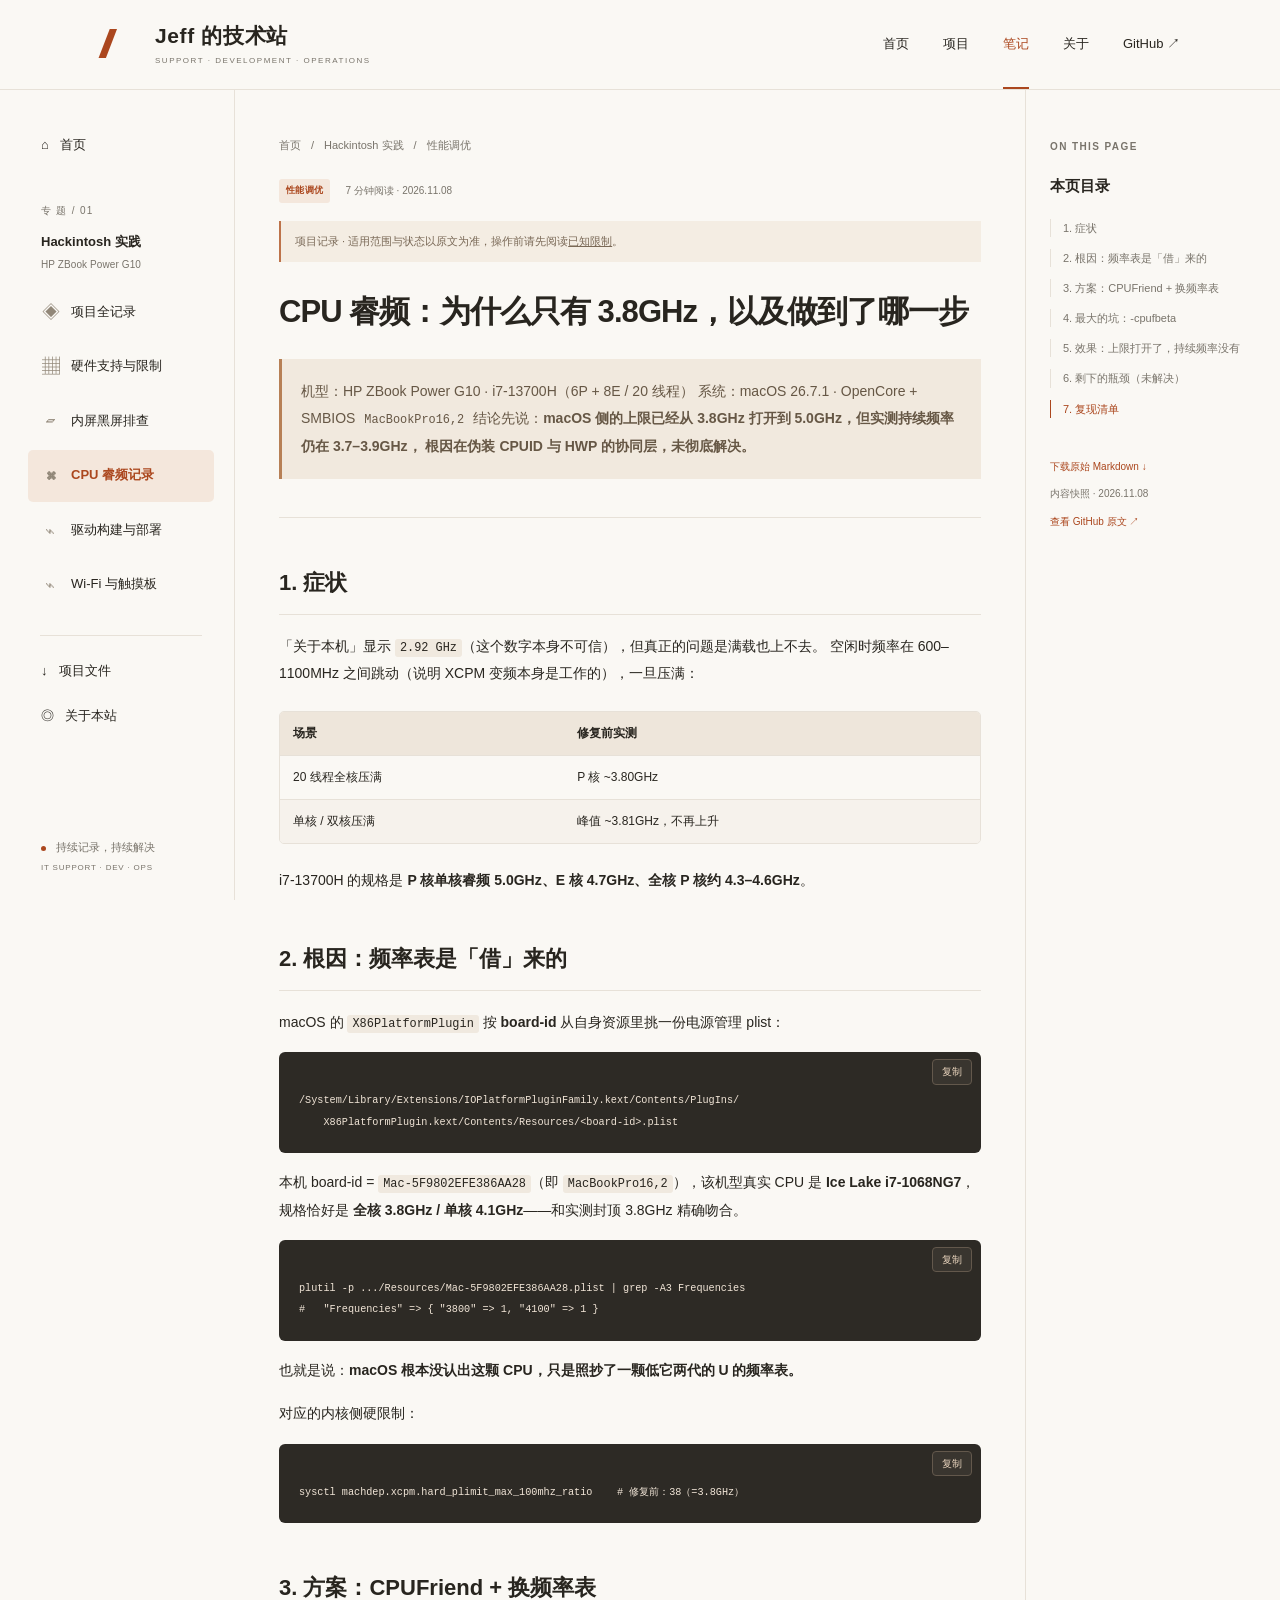
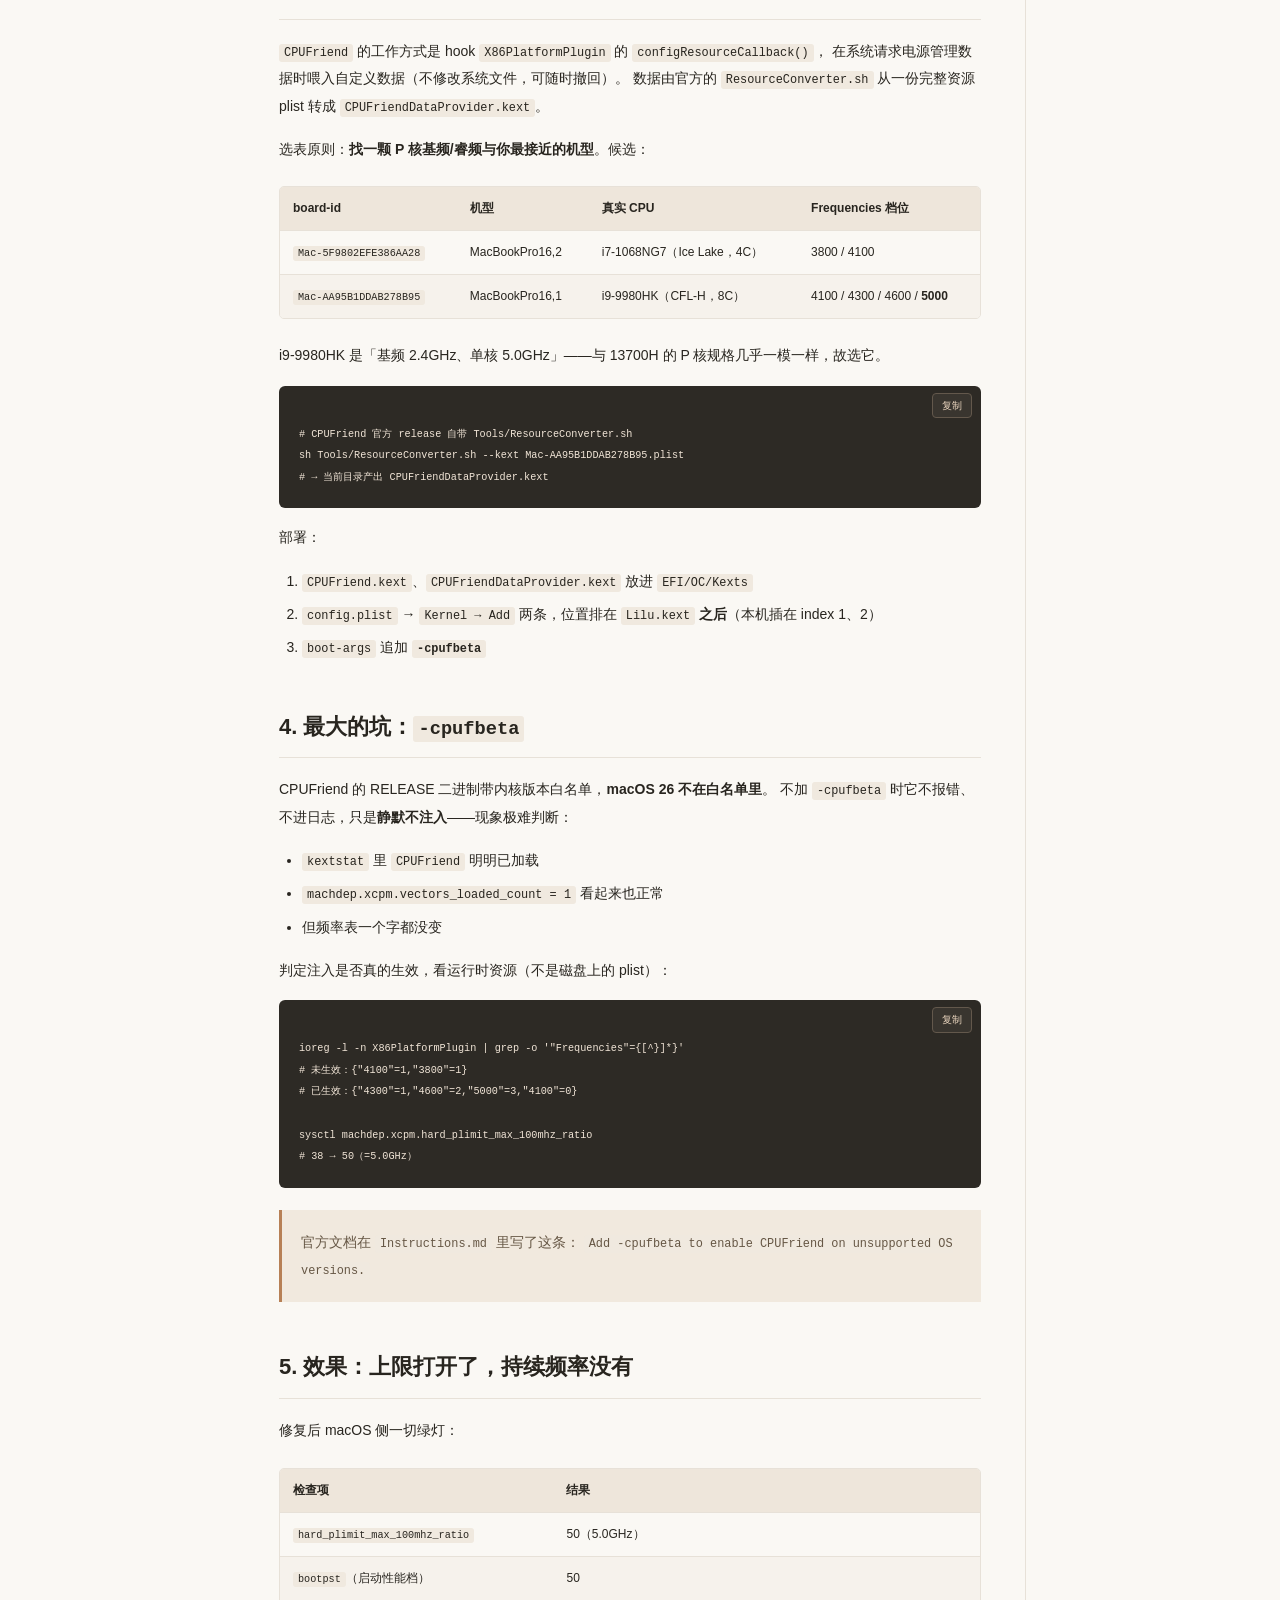
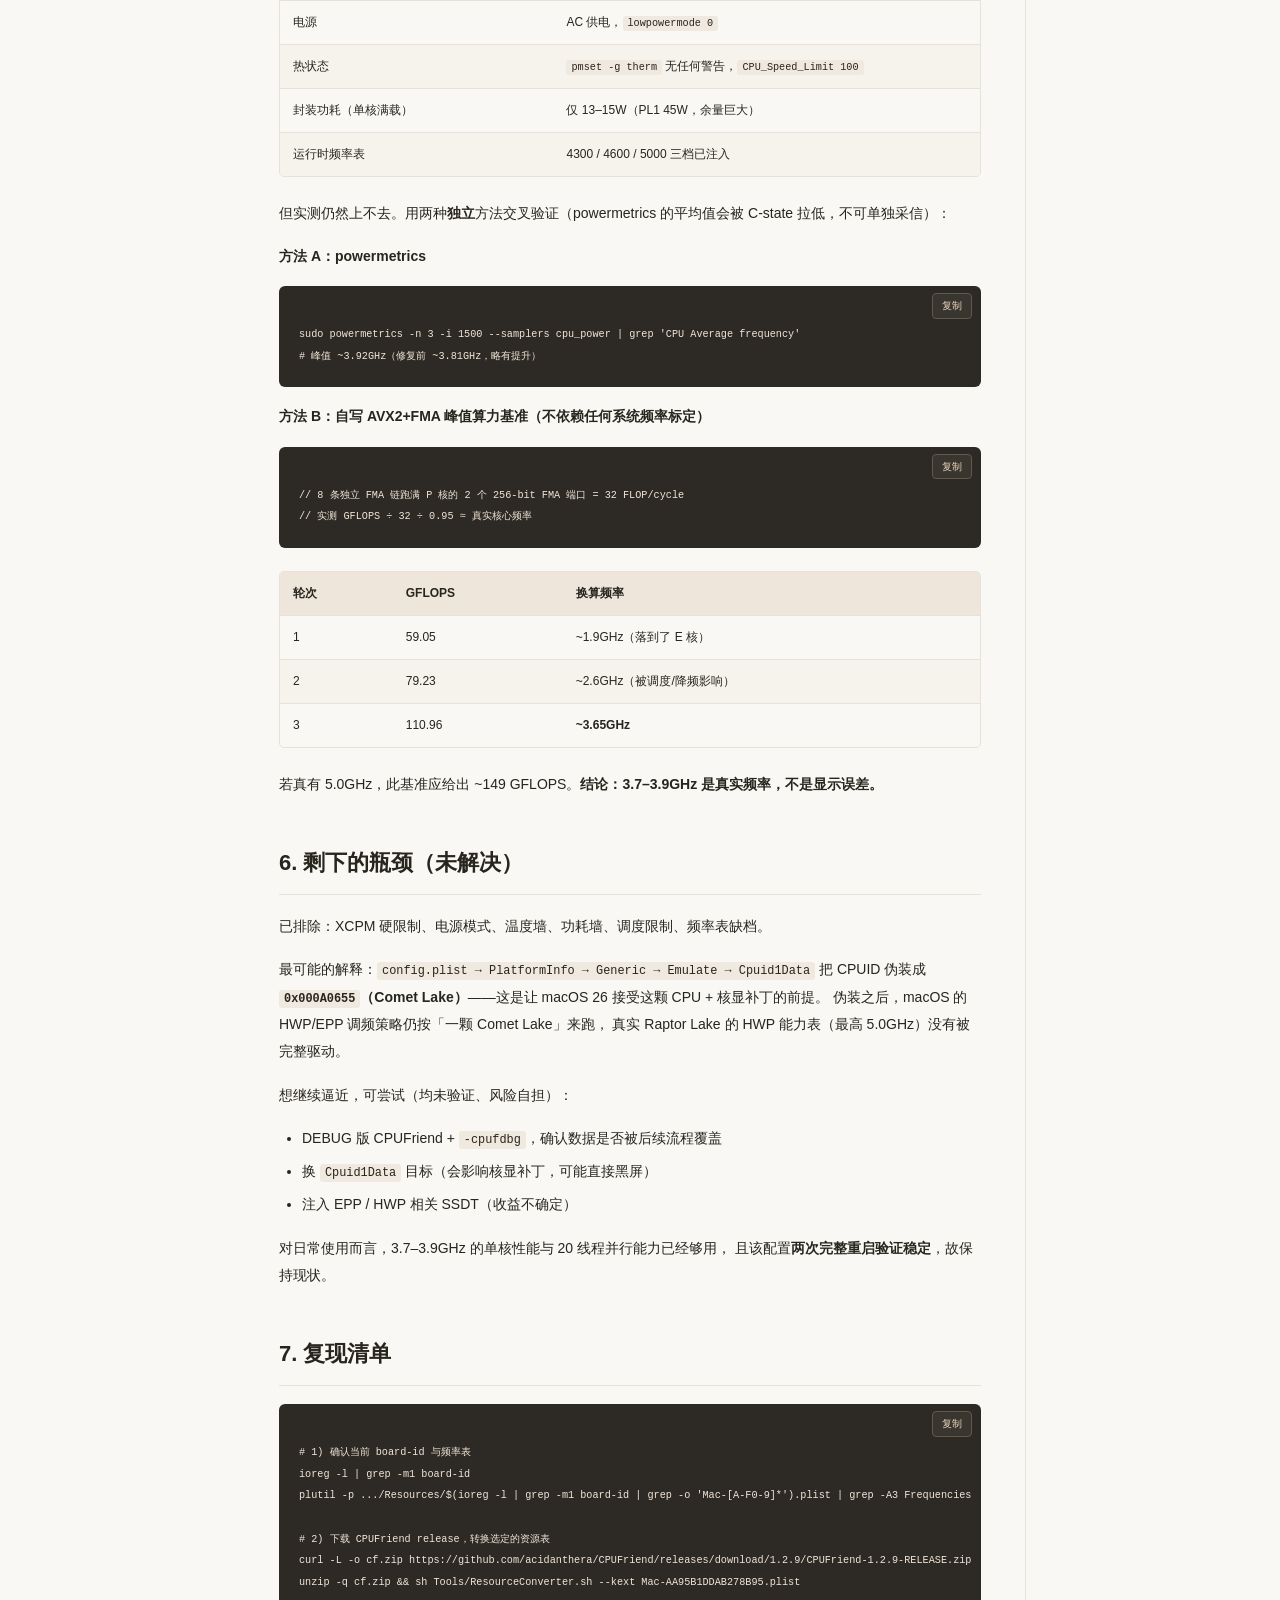
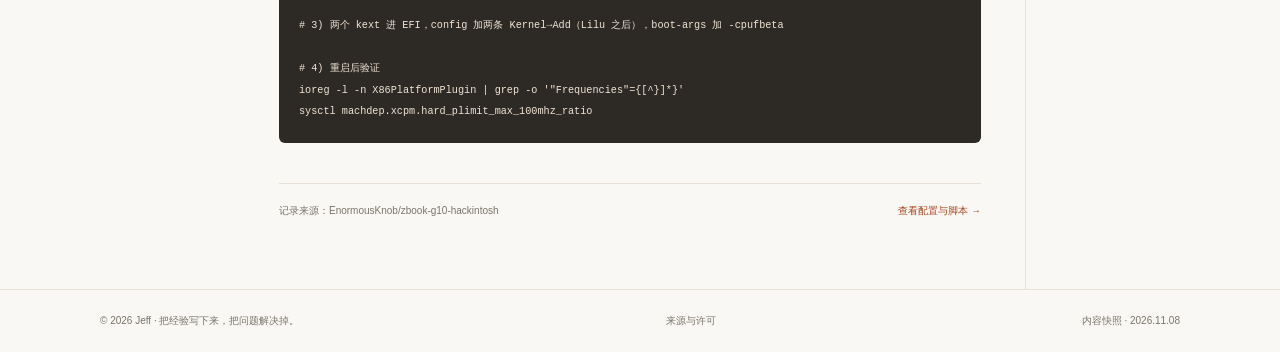
<file: cpu.html>
<!doctype html><html lang="zh-CN"><head><meta charset="utf-8"><meta name="viewport" content="width=device-width,initial-scale=1"><meta name="color-scheme" content="light"><meta name="description" content="Jeff 的个人技术站：IT 支持、开发与运维实践，HP ZBook Power G10 黑苹果配置与故障排查记录。"><title>CPU 睿频：打开上限之后 · Jeff 的技术站</title><link rel="icon" href="favicon.svg" type="image/svg+xml"><link rel="stylesheet" href="style.css"><script src="site.js" defer></script></head><body><a class="skip" href="#main">跳转到正文</a><header class="topbar"><a class="brand" href="index.html"><span class="brand-mark">//</span><span>Jeff 的技术站<small>SUPPORT · DEVELOPMENT · OPERATIONS</small></span></a><nav class="top-nav" aria-label="主导航"><a href="index.html">首页</a><a href="projects.html">项目</a><a href="notes.html" aria-current="page">笔记</a><a href="about.html">关于</a><a href="https://github.com/EnormousKnob" target="_blank" rel="noopener noreferrer">GitHub ↗</a></nav><button class="mobile-menu" aria-expanded="false" aria-controls="sidebar" aria-label="展开文档导航">☰</button></header><div class="layout"><aside class="sidebar" id="sidebar"><a class="side-home " href="index.html"><span>⌂</span> 首页</a><p class="side-label">专 题 / 01</p><div class="side-topic">Hackintosh 实践<span>HP ZBook Power G10</span></div><nav aria-label="专题文档"><a href="overview.html" ><span class="nav-icon">◈</span>项目全记录</a><a href="hardware.html" ><span class="nav-icon">▦</span>硬件支持与限制</a><a href="display.html" ><span class="nav-icon">▱</span>内屏黑屏排查</a><a href="cpu.html" aria-current="page" class="selected"><span class="nav-icon">⌘</span>CPU 睿频记录</a><a href="build.html" ><span class="nav-icon">⌁</span>驱动构建与部署</a><a href="wifi.html" ><span class="nav-icon">⌁</span>Wi-Fi 与触摸板</a></nav><div class="side-divider"></div><a class="" href="files.html"><span>↓</span> 项目文件</a><a class="" href="about.html"><span>◎</span> 关于本站</a><div class="sidebar-foot"><span class="status-dot"></span> 持续记录，持续解决<br><small>IT SUPPORT · DEV · OPS</small></div></aside><main id="main" tabindex="-1"><div class="breadcrumb"><a href="index.html">首页</a><span>/</span><a href="overview.html">Hackintosh 实践</a><span>/</span>性能调优</div><div class="article-meta"><span class="tag">性能调优</span><span>7 分钟阅读 · 2026.11.08</span></div><div class="article-source-note">项目记录 · 适用范围与状态以原文为准，操作前请先阅读<a href="hardware.html">已知限制</a>。</div><article class="prose"><h1 id="cpu-睿频为什么只有-38ghz以及做到了哪一步">CPU 睿频：为什么只有 3.8GHz，以及做到了哪一步</h1>
<blockquote>
<p>机型：HP ZBook Power G10 · i7-13700H（6P + 8E / 20 线程）
系统：macOS 26.7.1 · OpenCore + SMBIOS <code>MacBookPro16,2</code>
结论先说：<strong>macOS 侧的上限已经从 3.8GHz 打开到 5.0GHz，但实测持续频率仍在 3.7–3.9GHz，
根因在伪装 CPUID 与 HWP 的协同层，未彻底解决。</strong></p>
</blockquote>
<hr>
<h2 id="1-症状">1. 症状</h2>
<p>「关于本机」显示 <code>2.92 GHz</code>（这个数字本身不可信），但真正的问题是满载也上不去。
空闲时频率在 600–1100MHz 之间跳动（说明 XCPM 变频本身是工作的），一旦压满：</p>
<div class="table-scroll" tabindex="0" role="region" aria-label="可横向滚动的数据表"><table>
<thead>
<tr>
<th>场景</th>
<th>修复前实测</th>
</tr>
</thead>
<tbody><tr>
<td>20 线程全核压满</td>
<td>P 核 ~3.80GHz</td>
</tr>
<tr>
<td>单核 / 双核压满</td>
<td>峰值 ~3.81GHz，不再上升</td>
</tr>
</tbody></table></div>
<p>i7-13700H 的规格是 <strong>P 核单核睿频 5.0GHz、E 核 4.7GHz、全核 P 核约 4.3–4.6GHz</strong>。</p>
<h2 id="2-根因频率表是借来的">2. 根因：频率表是「借」来的</h2>
<p>macOS 的 <code>X86PlatformPlugin</code> 按 <strong>board-id</strong> 从自身资源里挑一份电源管理 plist：</p>
<div class="code-block"><button class="copy-code" type="button" aria-label="复制代码">复制</button><pre><code>/System/Library/Extensions/IOPlatformPluginFamily.kext/Contents/PlugIns/
    X86PlatformPlugin.kext/Contents/Resources/&lt;board-id&gt;.plist
</code></pre></div>
<p>本机 board-id = <code>Mac-5F9802EFE386AA28</code>（即 <code>MacBookPro16,2</code>），该机型真实 CPU 是
<strong>Ice Lake i7-1068NG7</strong>，规格恰好是 <strong>全核 3.8GHz / 单核 4.1GHz</strong>——和实测封顶 3.8GHz 精确吻合。</p>
<div class="code-block"><button class="copy-code" type="button" aria-label="复制代码">复制</button><pre><code class="language-bash">plutil -p .../Resources/Mac-5F9802EFE386AA28.plist | grep -A3 Frequencies
#   &quot;Frequencies&quot; =&gt; { &quot;3800&quot; =&gt; 1, &quot;4100&quot; =&gt; 1 }
</code></pre></div>
<p>也就是说：<strong>macOS 根本没认出这颗 CPU，只是照抄了一颗低它两代的 U 的频率表。</strong></p>
<p>对应的内核侧硬限制：</p>
<div class="code-block"><button class="copy-code" type="button" aria-label="复制代码">复制</button><pre><code class="language-bash">sysctl machdep.xcpm.hard_plimit_max_100mhz_ratio    # 修复前：38（=3.8GHz）
</code></pre></div>
<h2 id="3-方案cpufriend--换频率表">3. 方案：CPUFriend + 换频率表</h2>
<p><code>CPUFriend</code> 的工作方式是 hook <code>X86PlatformPlugin</code> 的 <code>configResourceCallback()</code>，
在系统请求电源管理数据时喂入自定义数据（不修改系统文件，可随时撤回）。
数据由官方的 <code>ResourceConverter.sh</code> 从一份完整资源 plist 转成 <code>CPUFriendDataProvider.kext</code>。</p>
<p>选表原则：<strong>找一颗 P 核基频/睿频与你最接近的机型</strong>。候选：</p>
<div class="table-scroll" tabindex="0" role="region" aria-label="可横向滚动的数据表"><table>
<thead>
<tr>
<th>board-id</th>
<th>机型</th>
<th>真实 CPU</th>
<th>Frequencies 档位</th>
</tr>
</thead>
<tbody><tr>
<td><code>Mac-5F9802EFE386AA28</code></td>
<td>MacBookPro16,2</td>
<td>i7-1068NG7（Ice Lake，4C）</td>
<td>3800 / 4100</td>
</tr>
<tr>
<td><code>Mac-AA95B1DDAB278B95</code></td>
<td>MacBookPro16,1</td>
<td>i9-9980HK（CFL-H，8C）</td>
<td>4100 / 4300 / 4600 / <strong>5000</strong></td>
</tr>
</tbody></table></div>
<p>i9-9980HK 是「基频 2.4GHz、单核 5.0GHz」——与 13700H 的 P 核规格几乎一模一样，故选它。</p>
<div class="code-block"><button class="copy-code" type="button" aria-label="复制代码">复制</button><pre><code class="language-bash"># CPUFriend 官方 release 自带 Tools/ResourceConverter.sh
sh Tools/ResourceConverter.sh --kext Mac-AA95B1DDAB278B95.plist
# → 当前目录产出 CPUFriendDataProvider.kext
</code></pre></div>
<p>部署：</p>
<ol>
<li><code>CPUFriend.kext</code>、<code>CPUFriendDataProvider.kext</code> 放进 <code>EFI/OC/Kexts</code></li>
<li><code>config.plist</code> → <code>Kernel → Add</code> 两条，位置排在 <code>Lilu.kext</code> <strong>之后</strong>（本机插在 index 1、2）</li>
<li><code>boot-args</code> 追加 <strong><code>-cpufbeta</code></strong></li>
</ol>
<h2 id="4-最大的坑-cpufbeta">4. 最大的坑：<code>-cpufbeta</code></h2>
<p>CPUFriend 的 RELEASE 二进制带内核版本白名单，<strong>macOS 26 不在白名单里</strong>。
不加 <code>-cpufbeta</code> 时它不报错、不进日志，只是<strong>静默不注入</strong>——现象极难判断：</p>
<ul>
<li><code>kextstat</code> 里 <code>CPUFriend</code> 明明已加载</li>
<li><code>machdep.xcpm.vectors_loaded_count = 1</code> 看起来也正常</li>
<li>但频率表一个字都没变</li>
</ul>
<p>判定注入是否真的生效，看运行时资源（不是磁盘上的 plist）：</p>
<div class="code-block"><button class="copy-code" type="button" aria-label="复制代码">复制</button><pre><code class="language-bash">ioreg -l -n X86PlatformPlugin | grep -o &#39;&quot;Frequencies&quot;={[^}]*}&#39;
# 未生效：{&quot;4100&quot;=1,&quot;3800&quot;=1}
# 已生效：{&quot;4300&quot;=1,&quot;4600&quot;=2,&quot;5000&quot;=3,&quot;4100&quot;=0}

sysctl machdep.xcpm.hard_plimit_max_100mhz_ratio
# 38 → 50（=5.0GHz）
</code></pre></div>
<blockquote>
<p>官方文档在 <code>Instructions.md</code> 里写了这条：
<code>Add -cpufbeta to enable CPUFriend on unsupported OS versions.</code></p>
</blockquote>
<h2 id="5-效果上限打开了持续频率没有">5. 效果：上限打开了，持续频率没有</h2>
<p>修复后 macOS 侧一切绿灯：</p>
<div class="table-scroll" tabindex="0" role="region" aria-label="可横向滚动的数据表"><table>
<thead>
<tr>
<th>检查项</th>
<th>结果</th>
</tr>
</thead>
<tbody><tr>
<td><code>hard_plimit_max_100mhz_ratio</code></td>
<td>50（5.0GHz）</td>
</tr>
<tr>
<td><code>bootpst</code>（启动性能档）</td>
<td>50</td>
</tr>
<tr>
<td>电源</td>
<td>AC 供电，<code>lowpowermode 0</code></td>
</tr>
<tr>
<td>热状态</td>
<td><code>pmset -g therm</code> 无任何警告，<code>CPU_Speed_Limit 100</code></td>
</tr>
<tr>
<td>封装功耗（单核满载）</td>
<td>仅 13–15W（PL1 45W，余量巨大）</td>
</tr>
<tr>
<td>运行时频率表</td>
<td>4300 / 4600 / 5000 三档已注入</td>
</tr>
</tbody></table></div>
<p>但实测仍然上不去。用两种<strong>独立</strong>方法交叉验证（powermetrics 的平均值会被 C-state 拉低，不可单独采信）：</p>
<p><strong>方法 A：powermetrics</strong></p>
<div class="code-block"><button class="copy-code" type="button" aria-label="复制代码">复制</button><pre><code class="language-bash">sudo powermetrics -n 3 -i 1500 --samplers cpu_power | grep &#39;CPU Average frequency&#39;
# 峰值 ~3.92GHz（修复前 ~3.81GHz，略有提升）
</code></pre></div>
<p><strong>方法 B：自写 AVX2+FMA 峰值算力基准（不依赖任何系统频率标定）</strong></p>
<div class="code-block"><button class="copy-code" type="button" aria-label="复制代码">复制</button><pre><code class="language-c">// 8 条独立 FMA 链跑满 P 核的 2 个 256-bit FMA 端口 = 32 FLOP/cycle
// 实测 GFLOPS ÷ 32 ÷ 0.95 ≈ 真实核心频率
</code></pre></div>
<div class="table-scroll" tabindex="0" role="region" aria-label="可横向滚动的数据表"><table>
<thead>
<tr>
<th>轮次</th>
<th>GFLOPS</th>
<th>换算频率</th>
</tr>
</thead>
<tbody><tr>
<td>1</td>
<td>59.05</td>
<td>~1.9GHz（落到了 E 核）</td>
</tr>
<tr>
<td>2</td>
<td>79.23</td>
<td>~2.6GHz（被调度/降频影响）</td>
</tr>
<tr>
<td>3</td>
<td>110.96</td>
<td><strong>~3.65GHz</strong></td>
</tr>
</tbody></table></div>
<p>若真有 5.0GHz，此基准应给出 ~149 GFLOPS。<strong>结论：3.7–3.9GHz 是真实频率，不是显示误差。</strong></p>
<h2 id="6-剩下的瓶颈未解决">6. 剩下的瓶颈（未解决）</h2>
<p>已排除：XCPM 硬限制、电源模式、温度墙、功耗墙、调度限制、频率表缺档。</p>
<p>最可能的解释：<code>config.plist → PlatformInfo → Generic → Emulate → Cpuid1Data</code>
把 CPUID 伪装成 <strong><code>0x000A0655</code>（Comet Lake）</strong>——这是让 macOS 26 接受这颗 CPU + 核显补丁的前提。
伪装之后，macOS 的 HWP/EPP 调频策略仍按「一颗 Comet Lake」来跑，
真实 Raptor Lake 的 HWP 能力表（最高 5.0GHz）没有被完整驱动。</p>
<p>想继续逼近，可尝试（均未验证、风险自担）：</p>
<ul>
<li>DEBUG 版 CPUFriend + <code>-cpufdbg</code>，确认数据是否被后续流程覆盖</li>
<li>换 <code>Cpuid1Data</code> 目标（会影响核显补丁，可能直接黑屏）</li>
<li>注入 EPP / HWP 相关 SSDT（收益不确定）</li>
</ul>
<p>对日常使用而言，3.7–3.9GHz 的单核性能与 20 线程并行能力已经够用，
且该配置<strong>两次完整重启验证稳定</strong>，故保持现状。</p>
<h2 id="7-复现清单">7. 复现清单</h2>
<div class="code-block"><button class="copy-code" type="button" aria-label="复制代码">复制</button><pre><code class="language-bash"># 1) 确认当前 board-id 与频率表
ioreg -l | grep -m1 board-id
plutil -p .../Resources/$(ioreg -l | grep -m1 board-id | grep -o &#39;Mac-[A-F0-9]*&#39;).plist | grep -A3 Frequencies

# 2) 下载 CPUFriend release，转换选定的资源表
curl -L -o cf.zip https://github.com/acidanthera/CPUFriend/releases/download/1.2.9/CPUFriend-1.2.9-RELEASE.zip
unzip -q cf.zip &amp;&amp; sh Tools/ResourceConverter.sh --kext Mac-AA95B1DDAB278B95.plist

# 3) 两个 kext 进 EFI，config 加两条 Kernel→Add（Lilu 之后），boot-args 加 -cpufbeta

# 4) 重启后验证
ioreg -l -n X86PlatformPlugin | grep -o &#39;&quot;Frequencies&quot;={[^}]*}&#39;
sysctl machdep.xcpm.hard_plimit_max_100mhz_ratio
</code></pre></div>
</article><div class="article-end"><span>记录来源：EnormousKnob/zbook-g10-hackintosh</span><a href="files.html">查看配置与脚本 →</a></div></main><aside class="right-rail"><div class="toc"><p class="eyebrow">ON THIS PAGE</p><h3>本页目录</h3><a href="#1-症状">1. 症状</a><a href="#2-根因频率表是借来的">2. 根因：频率表是「借」来的</a><a href="#3-方案cpufriend--换频率表">3. 方案：CPUFriend + 换频率表</a><a href="#4-最大的坑-cpufbeta">4. 最大的坑：-cpufbeta</a><a href="#5-效果上限打开了持续频率没有">5. 效果：上限打开了，持续频率没有</a><a href="#6-剩下的瓶颈未解决">6. 剩下的瓶颈（未解决）</a><a href="#7-复现清单">7. 复现清单</a></div><div class="rail-source"><a href="source-docs--cpu-turbo.md" download>下载原始 Markdown ↓</a><p>内容快照 · 2026.11.08</p><a href="https://github.com/EnormousKnob/zbook-g10-hackintosh/blob/8d82ccede59dbaedd293be48a9fbbe55233f8ebf/docs/cpu-turbo.md">查看 GitHub 原文 ↗</a></div></aside></div><footer class="site-footer"><span>© 2026 Jeff · 把经验写下来，把问题解决掉。</span><a href="about.html">来源与许可</a><span>内容快照 · 2026.11.08</span></footer><div class="toast" role="status" aria-live="polite"></div></body></html>
</file>
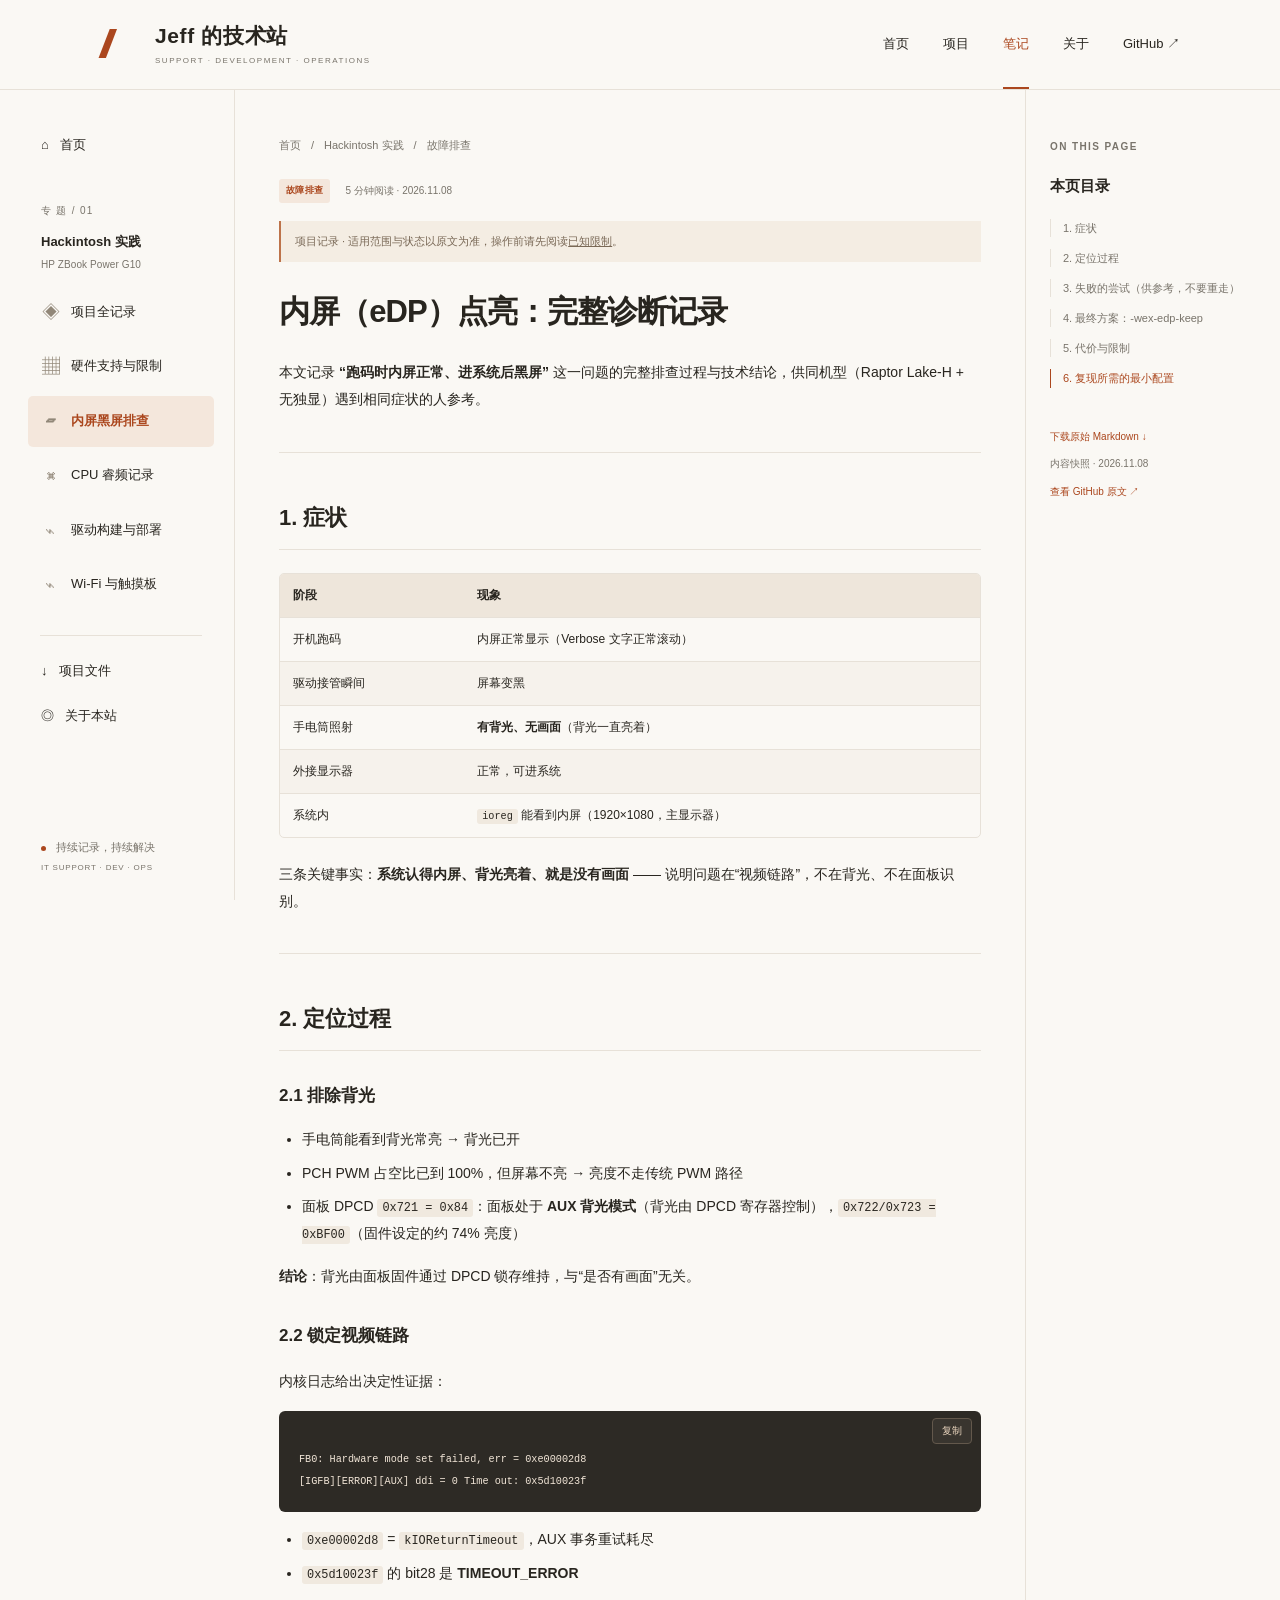
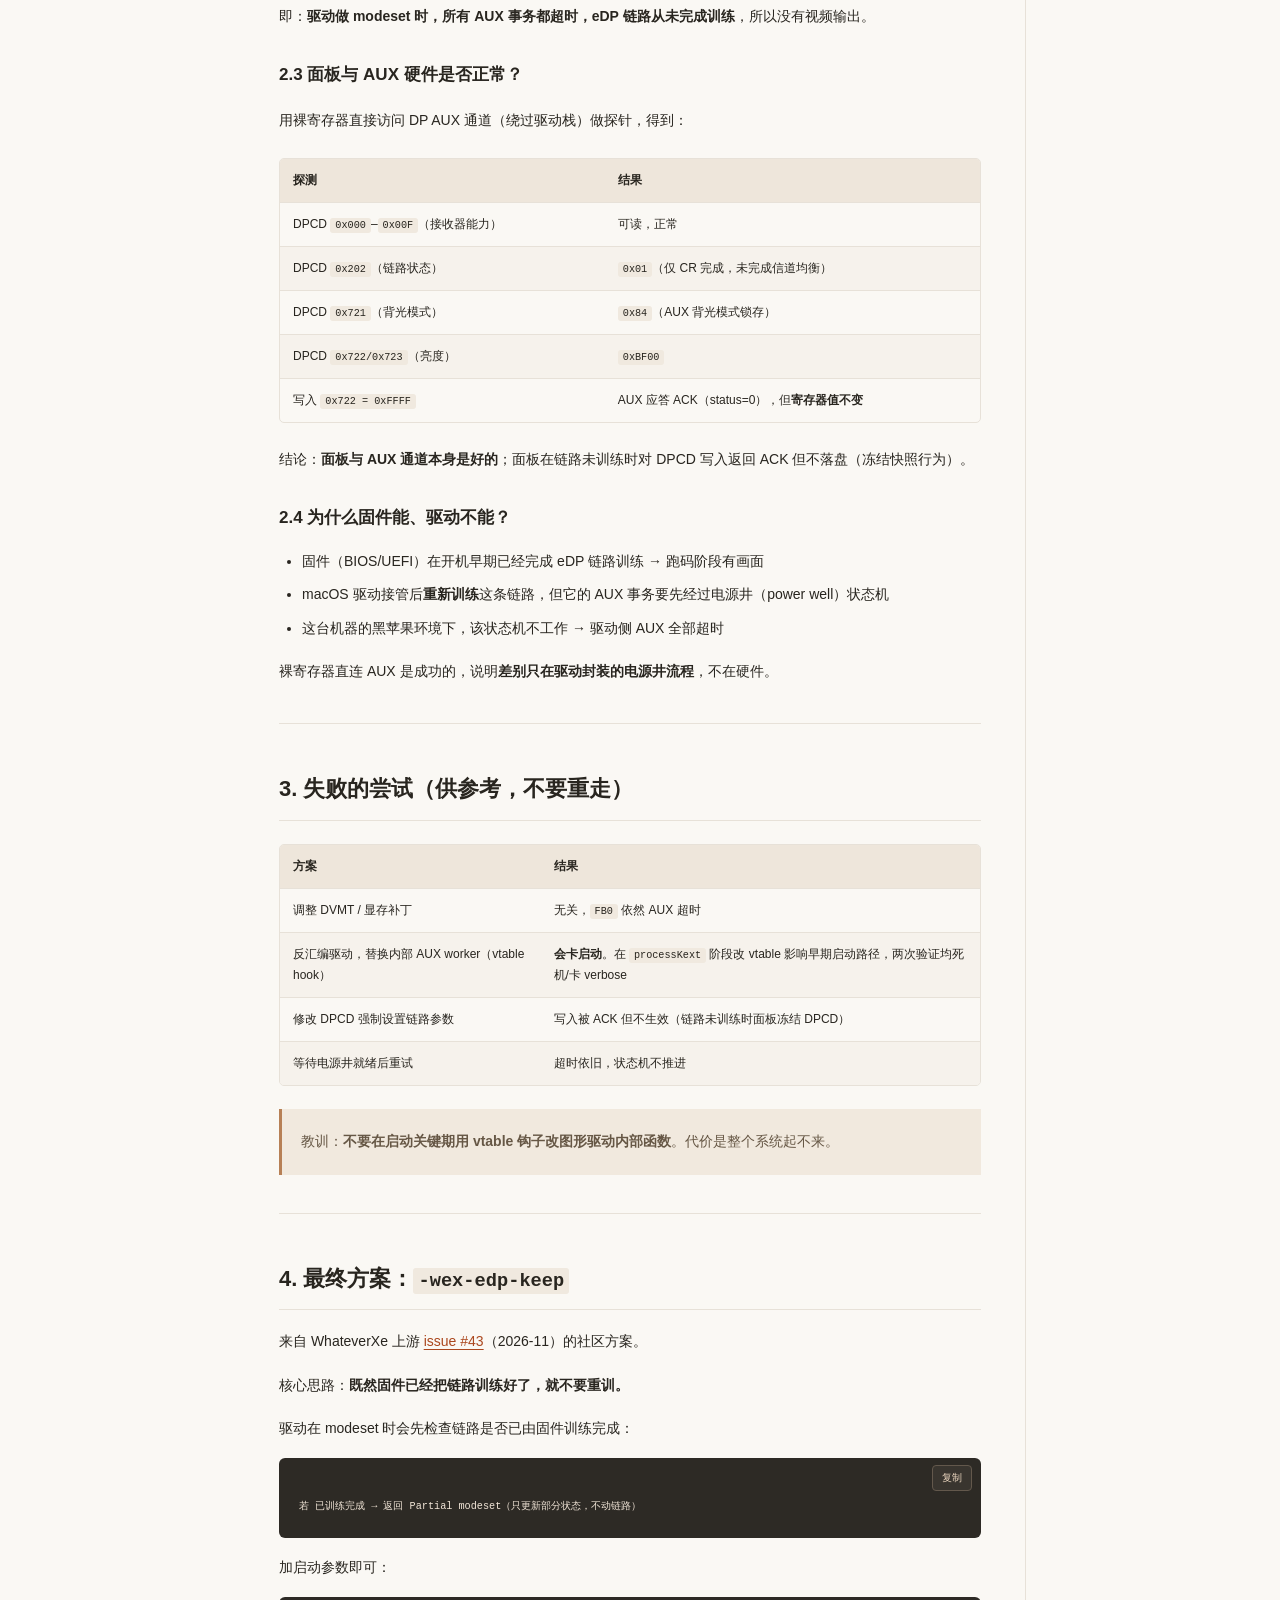
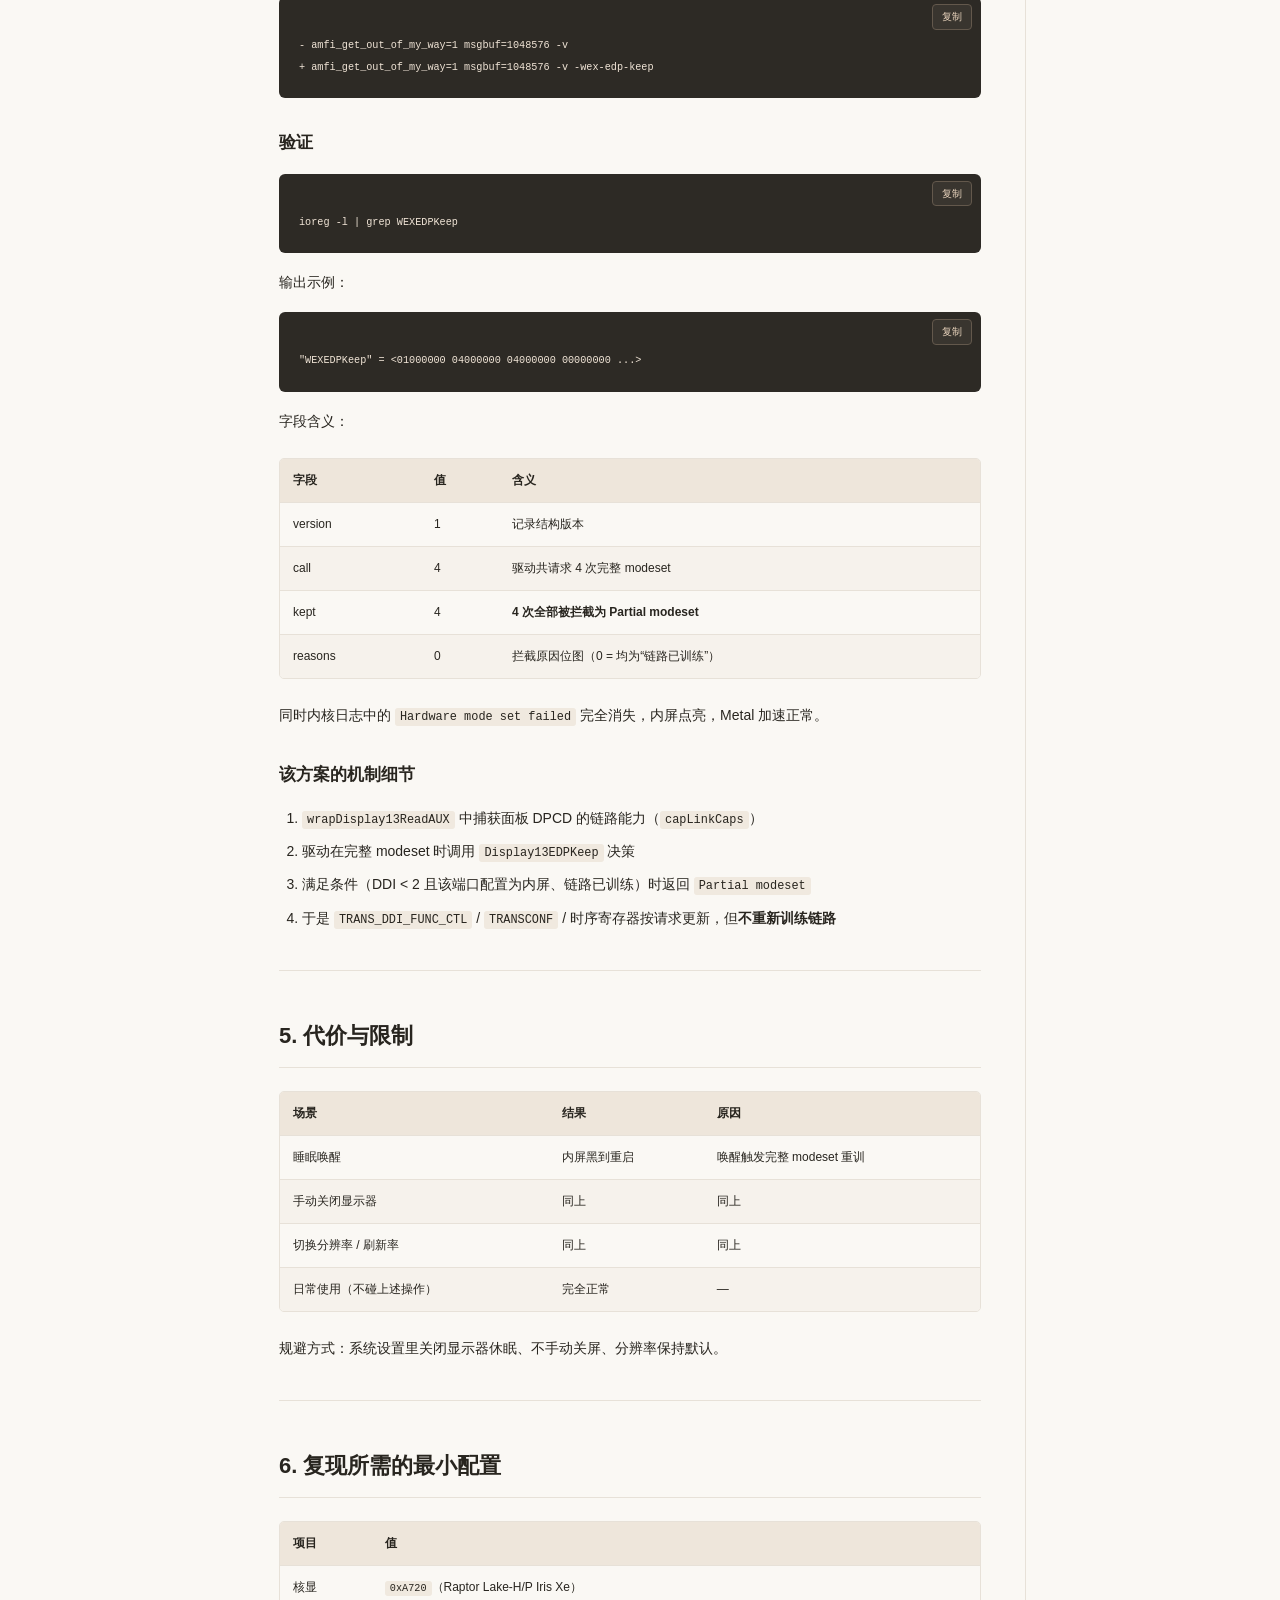
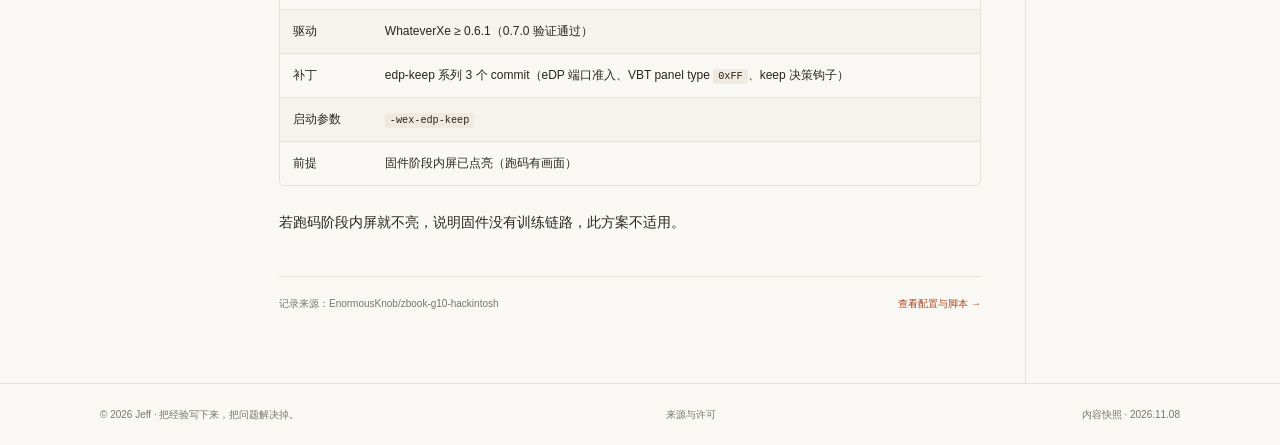
<file: display.html>
<!doctype html><html lang="zh-CN"><head><meta charset="utf-8"><meta name="viewport" content="width=device-width,initial-scale=1"><meta name="color-scheme" content="light"><meta name="description" content="Jeff 的个人技术站：IT 支持、开发与运维实践，HP ZBook Power G10 黑苹果配置与故障排查记录。"><title>内屏黑屏：从 AUX 超时到 eDP keep · Jeff 的技术站</title><link rel="icon" href="favicon.svg" type="image/svg+xml"><link rel="stylesheet" href="style.css"><script src="site.js" defer></script></head><body><a class="skip" href="#main">跳转到正文</a><header class="topbar"><a class="brand" href="index.html"><span class="brand-mark">//</span><span>Jeff 的技术站<small>SUPPORT · DEVELOPMENT · OPERATIONS</small></span></a><nav class="top-nav" aria-label="主导航"><a href="index.html">首页</a><a href="projects.html">项目</a><a href="notes.html" aria-current="page">笔记</a><a href="about.html">关于</a><a href="https://github.com/EnormousKnob" target="_blank" rel="noopener noreferrer">GitHub ↗</a></nav><button class="mobile-menu" aria-expanded="false" aria-controls="sidebar" aria-label="展开文档导航">☰</button></header><div class="layout"><aside class="sidebar" id="sidebar"><a class="side-home " href="index.html"><span>⌂</span> 首页</a><p class="side-label">专 题 / 01</p><div class="side-topic">Hackintosh 实践<span>HP ZBook Power G10</span></div><nav aria-label="专题文档"><a href="overview.html" ><span class="nav-icon">◈</span>项目全记录</a><a href="hardware.html" ><span class="nav-icon">▦</span>硬件支持与限制</a><a href="display.html" aria-current="page" class="selected"><span class="nav-icon">▱</span>内屏黑屏排查</a><a href="cpu.html" ><span class="nav-icon">⌘</span>CPU 睿频记录</a><a href="build.html" ><span class="nav-icon">⌁</span>驱动构建与部署</a><a href="wifi.html" ><span class="nav-icon">⌁</span>Wi-Fi 与触摸板</a></nav><div class="side-divider"></div><a class="" href="files.html"><span>↓</span> 项目文件</a><a class="" href="about.html"><span>◎</span> 关于本站</a><div class="sidebar-foot"><span class="status-dot"></span> 持续记录，持续解决<br><small>IT SUPPORT · DEV · OPS</small></div></aside><main id="main" tabindex="-1"><div class="breadcrumb"><a href="index.html">首页</a><span>/</span><a href="overview.html">Hackintosh 实践</a><span>/</span>故障排查</div><div class="article-meta"><span class="tag">故障排查</span><span>5 分钟阅读 · 2026.11.08</span></div><div class="article-source-note">项目记录 · 适用范围与状态以原文为准，操作前请先阅读<a href="hardware.html">已知限制</a>。</div><article class="prose"><h1 id="内屏edp点亮完整诊断记录">内屏（eDP）点亮：完整诊断记录</h1>
<p>本文记录 <strong>“跑码时内屏正常、进系统后黑屏”</strong> 这一问题的完整排查过程与技术结论，供同机型（Raptor Lake-H + 无独显）遇到相同症状的人参考。</p>
<hr>
<h2 id="1-症状">1. 症状</h2>
<div class="table-scroll" tabindex="0" role="region" aria-label="可横向滚动的数据表"><table>
<thead>
<tr>
<th>阶段</th>
<th>现象</th>
</tr>
</thead>
<tbody><tr>
<td>开机跑码</td>
<td>内屏正常显示（Verbose 文字正常滚动）</td>
</tr>
<tr>
<td>驱动接管瞬间</td>
<td>屏幕变黑</td>
</tr>
<tr>
<td>手电筒照射</td>
<td><strong>有背光、无画面</strong>（背光一直亮着）</td>
</tr>
<tr>
<td>外接显示器</td>
<td>正常，可进系统</td>
</tr>
<tr>
<td>系统内</td>
<td><code>ioreg</code> 能看到内屏（1920×1080，主显示器）</td>
</tr>
</tbody></table></div>
<p>三条关键事实：<strong>系统认得内屏、背光亮着、就是没有画面</strong> —— 说明问题在“视频链路”，不在背光、不在面板识别。</p>
<hr>
<h2 id="2-定位过程">2. 定位过程</h2>
<h3 id="21-排除背光">2.1 排除背光</h3>
<ul>
<li>手电筒能看到背光常亮 → 背光已开</li>
<li>PCH PWM 占空比已到 100%，但屏幕不亮 → 亮度不走传统 PWM 路径</li>
<li>面板 DPCD <code>0x721 = 0x84</code>：面板处于 <strong>AUX 背光模式</strong>（背光由 DPCD 寄存器控制），<code>0x722/0x723 = 0xBF00</code>（固件设定的约 74% 亮度）</li>
</ul>
<p><strong>结论</strong>：背光由面板固件通过 DPCD 锁存维持，与“是否有画面”无关。</p>
<h3 id="22-锁定视频链路">2.2 锁定视频链路</h3>
<p>内核日志给出决定性证据：</p>
<div class="code-block"><button class="copy-code" type="button" aria-label="复制代码">复制</button><pre><code>FB0: Hardware mode set failed, err = 0xe00002d8
[IGFB][ERROR][AUX] ddi = 0 Time out: 0x5d10023f
</code></pre></div>
<ul>
<li><code>0xe00002d8</code> = <code>kIOReturnTimeout</code>，AUX 事务重试耗尽</li>
<li><code>0x5d10023f</code> 的 bit28 是 <strong>TIMEOUT_ERROR</strong></li>
</ul>
<p>即：<strong>驱动做 modeset 时，所有 AUX 事务都超时，eDP 链路从未完成训练</strong>，所以没有视频输出。</p>
<h3 id="23-面板与-aux-硬件是否正常">2.3 面板与 AUX 硬件是否正常？</h3>
<p>用裸寄存器直接访问 DP AUX 通道（绕过驱动栈）做探针，得到：</p>
<div class="table-scroll" tabindex="0" role="region" aria-label="可横向滚动的数据表"><table>
<thead>
<tr>
<th>探测</th>
<th>结果</th>
</tr>
</thead>
<tbody><tr>
<td>DPCD <code>0x000</code>–<code>0x00F</code>（接收器能力）</td>
<td>可读，正常</td>
</tr>
<tr>
<td>DPCD <code>0x202</code>（链路状态）</td>
<td><code>0x01</code>（仅 CR 完成，未完成信道均衡）</td>
</tr>
<tr>
<td>DPCD <code>0x721</code>（背光模式）</td>
<td><code>0x84</code>（AUX 背光模式锁存）</td>
</tr>
<tr>
<td>DPCD <code>0x722/0x723</code>（亮度）</td>
<td><code>0xBF00</code></td>
</tr>
<tr>
<td>写入 <code>0x722 = 0xFFFF</code></td>
<td>AUX 应答 ACK（status=0），但<strong>寄存器值不变</strong></td>
</tr>
</tbody></table></div>
<p>结论：<strong>面板与 AUX 通道本身是好的</strong>；面板在链路未训练时对 DPCD 写入返回 ACK 但不落盘（冻结快照行为）。</p>
<h3 id="24-为什么固件能驱动不能">2.4 为什么固件能、驱动不能？</h3>
<ul>
<li>固件（BIOS/UEFI）在开机早期已经完成 eDP 链路训练 → 跑码阶段有画面</li>
<li>macOS 驱动接管后<strong>重新训练</strong>这条链路，但它的 AUX 事务要先经过电源井（power well）状态机</li>
<li>这台机器的黑苹果环境下，该状态机不工作 → 驱动侧 AUX 全部超时</li>
</ul>
<p>裸寄存器直连 AUX 是成功的，说明<strong>差别只在驱动封装的电源井流程</strong>，不在硬件。</p>
<hr>
<h2 id="3-失败的尝试供参考不要重走">3. 失败的尝试（供参考，不要重走）</h2>
<div class="table-scroll" tabindex="0" role="region" aria-label="可横向滚动的数据表"><table>
<thead>
<tr>
<th>方案</th>
<th>结果</th>
</tr>
</thead>
<tbody><tr>
<td>调整 DVMT / 显存补丁</td>
<td>无关，<code>FB0</code> 依然 AUX 超时</td>
</tr>
<tr>
<td>反汇编驱动，替换内部 AUX worker（vtable hook）</td>
<td><strong>会卡启动</strong>。在 <code>processKext</code> 阶段改 vtable 影响早期启动路径，两次验证均死机/卡 verbose</td>
</tr>
<tr>
<td>修改 DPCD 强制设置链路参数</td>
<td>写入被 ACK 但不生效（链路未训练时面板冻结 DPCD）</td>
</tr>
<tr>
<td>等待电源井就绪后重试</td>
<td>超时依旧，状态机不推进</td>
</tr>
</tbody></table></div>
<blockquote>
<p>教训：<strong>不要在启动关键期用 vtable 钩子改图形驱动内部函数</strong>。代价是整个系统起不来。</p>
</blockquote>
<hr>
<h2 id="4-最终方案-wex-edp-keep">4. 最终方案：<code>-wex-edp-keep</code></h2>
<p>来自 WhateverXe 上游 <a href="https://github.com/b00t0x/WhateverXe/issues/43">issue #43</a>（2026-11）的社区方案。</p>
<p>核心思路：<strong>既然固件已经把链路训练好了，就不要重训。</strong></p>
<p>驱动在 modeset 时会先检查链路是否已由固件训练完成：</p>
<div class="code-block"><button class="copy-code" type="button" aria-label="复制代码">复制</button><pre><code>若 已训练完成 → 返回 Partial modeset（只更新部分状态，不动链路）
</code></pre></div>
<p>加启动参数即可：</p>
<div class="code-block"><button class="copy-code" type="button" aria-label="复制代码">复制</button><pre><code class="language-diff">- amfi_get_out_of_my_way=1 msgbuf=1048576 -v
+ amfi_get_out_of_my_way=1 msgbuf=1048576 -v -wex-edp-keep
</code></pre></div>
<h3 id="验证">验证</h3>
<div class="code-block"><button class="copy-code" type="button" aria-label="复制代码">复制</button><pre><code class="language-bash">ioreg -l | grep WEXEDPKeep
</code></pre></div>
<p>输出示例：</p>
<div class="code-block"><button class="copy-code" type="button" aria-label="复制代码">复制</button><pre><code>&quot;WEXEDPKeep&quot; = &lt;01000000 04000000 04000000 00000000 ...&gt;
</code></pre></div>
<p>字段含义：</p>
<div class="table-scroll" tabindex="0" role="region" aria-label="可横向滚动的数据表"><table>
<thead>
<tr>
<th>字段</th>
<th>值</th>
<th>含义</th>
</tr>
</thead>
<tbody><tr>
<td>version</td>
<td>1</td>
<td>记录结构版本</td>
</tr>
<tr>
<td>call</td>
<td>4</td>
<td>驱动共请求 4 次完整 modeset</td>
</tr>
<tr>
<td>kept</td>
<td>4</td>
<td><strong>4 次全部被拦截为 Partial modeset</strong></td>
</tr>
<tr>
<td>reasons</td>
<td>0</td>
<td>拦截原因位图（0 = 均为“链路已训练”）</td>
</tr>
</tbody></table></div>
<p>同时内核日志中的 <code>Hardware mode set failed</code> 完全消失，内屏点亮，Metal 加速正常。</p>
<h3 id="该方案的机制细节">该方案的机制细节</h3>
<ol>
<li><code>wrapDisplay13ReadAUX</code> 中捕获面板 DPCD 的链路能力（<code>capLinkCaps</code>）</li>
<li>驱动在完整 modeset 时调用 <code>Display13EDPKeep</code> 决策</li>
<li>满足条件（DDI &lt; 2 且该端口配置为内屏、链路已训练）时返回 <code>Partial modeset</code></li>
<li>于是 <code>TRANS_DDI_FUNC_CTL</code> / <code>TRANSCONF</code> / 时序寄存器按请求更新，但<strong>不重新训练链路</strong></li>
</ol>
<hr>
<h2 id="5-代价与限制">5. 代价与限制</h2>
<div class="table-scroll" tabindex="0" role="region" aria-label="可横向滚动的数据表"><table>
<thead>
<tr>
<th>场景</th>
<th>结果</th>
<th>原因</th>
</tr>
</thead>
<tbody><tr>
<td>睡眠唤醒</td>
<td>内屏黑到重启</td>
<td>唤醒触发完整 modeset 重训</td>
</tr>
<tr>
<td>手动关闭显示器</td>
<td>同上</td>
<td>同上</td>
</tr>
<tr>
<td>切换分辨率 / 刷新率</td>
<td>同上</td>
<td>同上</td>
</tr>
<tr>
<td>日常使用（不碰上述操作）</td>
<td>完全正常</td>
<td>—</td>
</tr>
</tbody></table></div>
<p>规避方式：系统设置里关闭显示器休眠、不手动关屏、分辨率保持默认。</p>
<hr>
<h2 id="6-复现所需的最小配置">6. 复现所需的最小配置</h2>
<div class="table-scroll" tabindex="0" role="region" aria-label="可横向滚动的数据表"><table>
<thead>
<tr>
<th>项目</th>
<th>值</th>
</tr>
</thead>
<tbody><tr>
<td>核显</td>
<td><code>0xA720</code>（Raptor Lake-H/P Iris Xe）</td>
</tr>
<tr>
<td>驱动</td>
<td>WhateverXe ≥ 0.6.1（0.7.0 验证通过）</td>
</tr>
<tr>
<td>补丁</td>
<td>edp-keep 系列 3 个 commit（eDP 端口准入、VBT panel type <code>0xFF</code>、keep 决策钩子）</td>
</tr>
<tr>
<td>启动参数</td>
<td><code>-wex-edp-keep</code></td>
</tr>
<tr>
<td>前提</td>
<td>固件阶段内屏已点亮（跑码有画面）</td>
</tr>
</tbody></table></div>
<p>若跑码阶段内屏就不亮，说明固件没有训练链路，此方案不适用。</p>
</article><div class="article-end"><span>记录来源：EnormousKnob/zbook-g10-hackintosh</span><a href="files.html">查看配置与脚本 →</a></div></main><aside class="right-rail"><div class="toc"><p class="eyebrow">ON THIS PAGE</p><h3>本页目录</h3><a href="#1-症状">1. 症状</a><a href="#2-定位过程">2. 定位过程</a><a href="#3-失败的尝试供参考不要重走">3. 失败的尝试（供参考，不要重走）</a><a href="#4-最终方案-wex-edp-keep">4. 最终方案：-wex-edp-keep</a><a href="#5-代价与限制">5. 代价与限制</a><a href="#6-复现所需的最小配置">6. 复现所需的最小配置</a></div><div class="rail-source"><a href="source-docs--internal-display-fix.md" download>下载原始 Markdown ↓</a><p>内容快照 · 2026.11.08</p><a href="https://github.com/EnormousKnob/zbook-g10-hackintosh/blob/8d82ccede59dbaedd293be48a9fbbe55233f8ebf/docs/internal-display-fix.md">查看 GitHub 原文 ↗</a></div></aside></div><footer class="site-footer"><span>© 2026 Jeff · 把经验写下来，把问题解决掉。</span><a href="about.html">来源与许可</a><span>内容快照 · 2026.11.08</span></footer><div class="toast" role="status" aria-live="polite"></div></body></html>
</file>
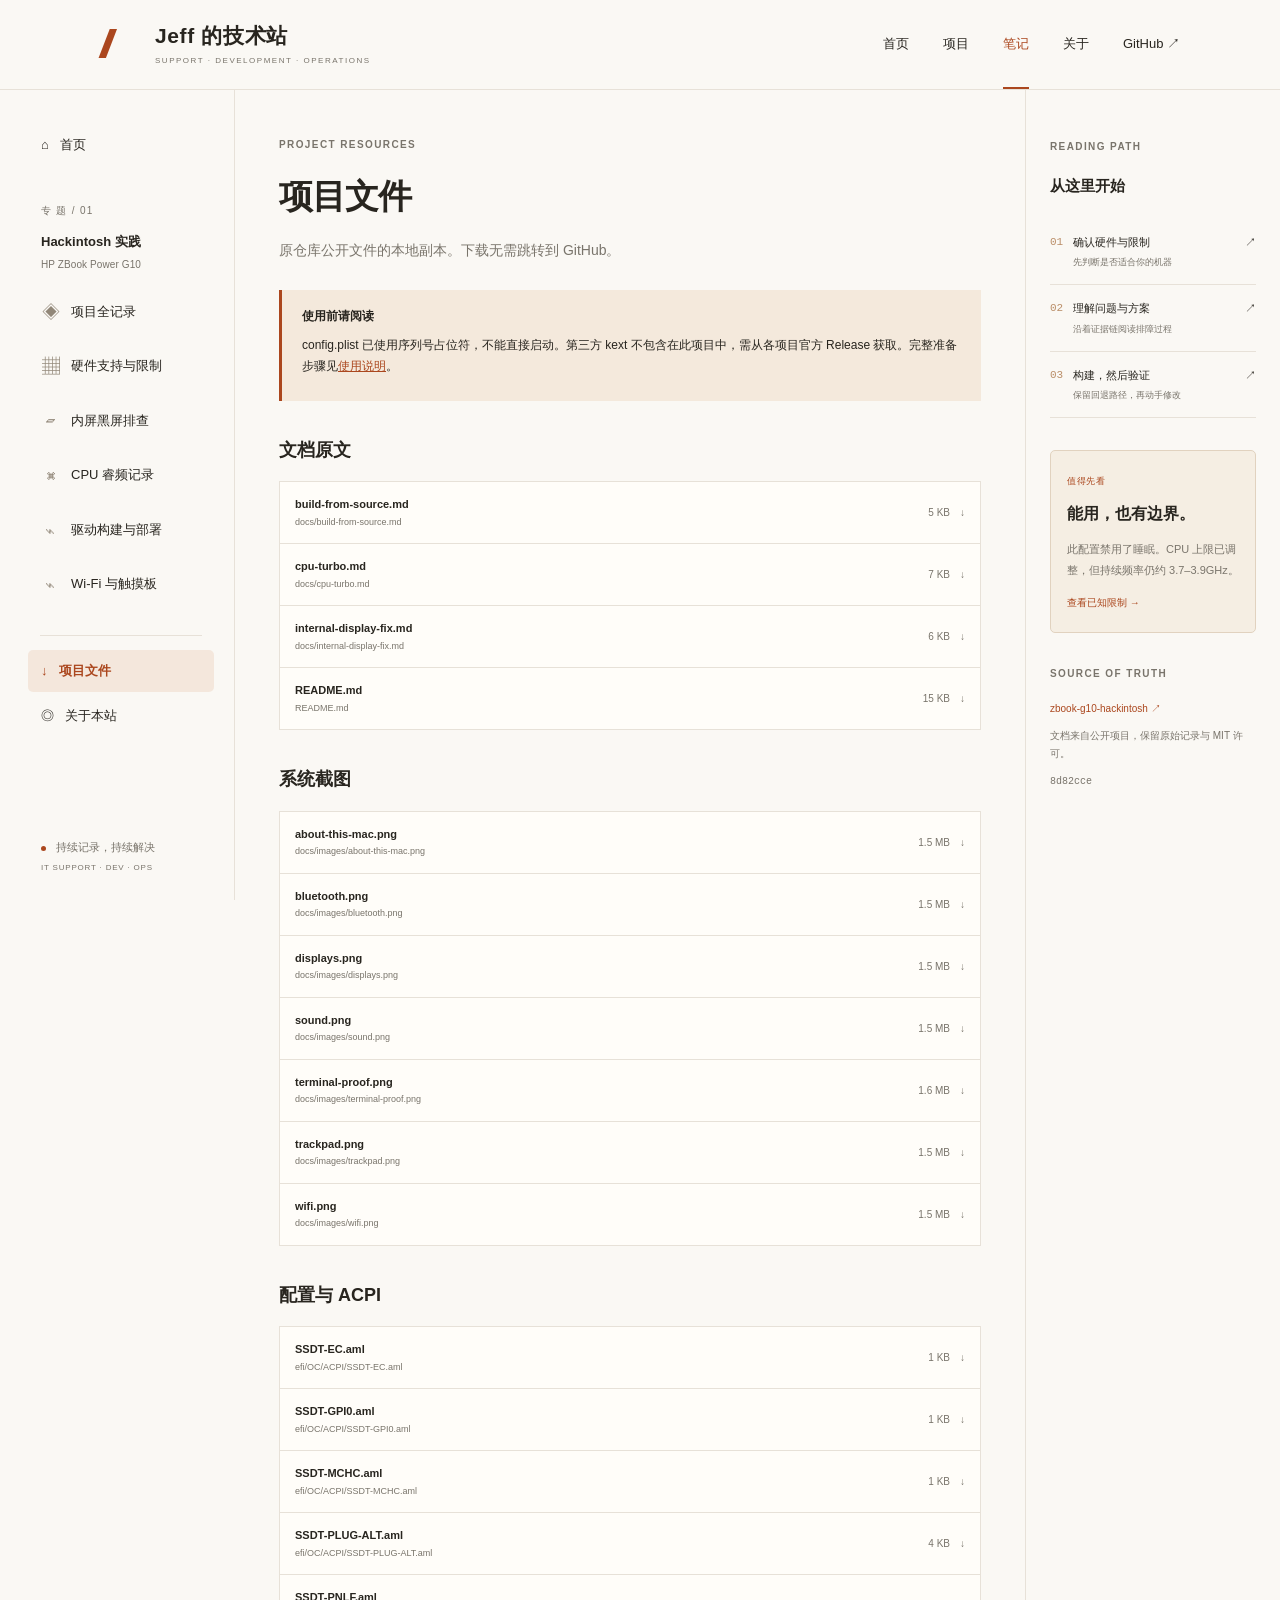
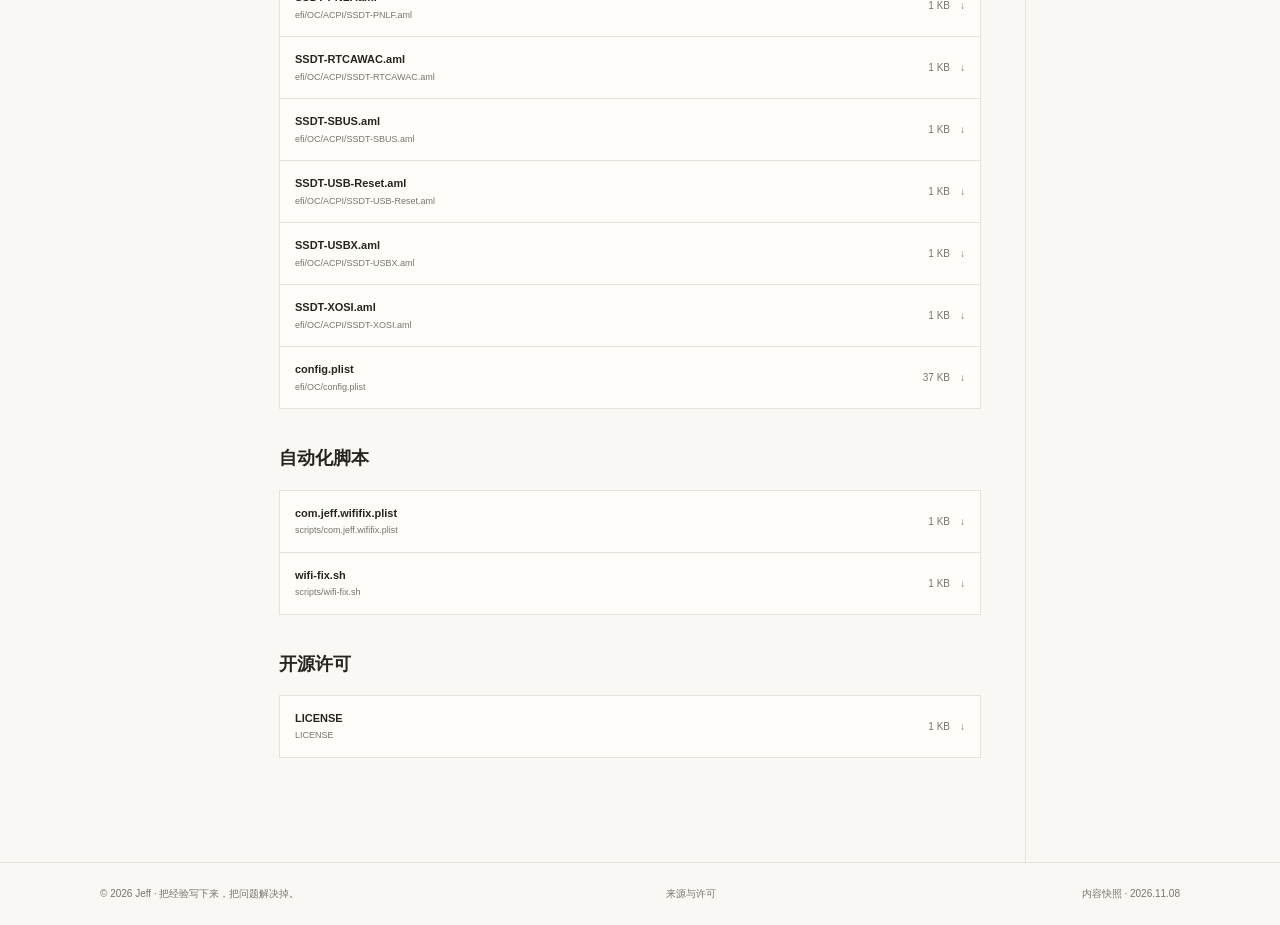
<file: files.html>
<!doctype html><html lang="zh-CN"><head><meta charset="utf-8"><meta name="viewport" content="width=device-width,initial-scale=1"><meta name="color-scheme" content="light"><meta name="description" content="Jeff 的个人技术站：IT 支持、开发与运维实践，HP ZBook Power G10 黑苹果配置与故障排查记录。"><title>项目文件 · Jeff 的技术站</title><link rel="icon" href="favicon.svg" type="image/svg+xml"><link rel="stylesheet" href="style.css"><script src="site.js" defer></script></head><body><a class="skip" href="#main">跳转到正文</a><header class="topbar"><a class="brand" href="index.html"><span class="brand-mark">//</span><span>Jeff 的技术站<small>SUPPORT · DEVELOPMENT · OPERATIONS</small></span></a><nav class="top-nav" aria-label="主导航"><a href="index.html">首页</a><a href="projects.html">项目</a><a href="notes.html" aria-current="page">笔记</a><a href="about.html">关于</a><a href="https://github.com/EnormousKnob" target="_blank" rel="noopener noreferrer">GitHub ↗</a></nav><button class="mobile-menu" aria-expanded="false" aria-controls="sidebar" aria-label="展开文档导航">☰</button></header><div class="layout"><aside class="sidebar" id="sidebar"><a class="side-home " href="index.html"><span>⌂</span> 首页</a><p class="side-label">专 题 / 01</p><div class="side-topic">Hackintosh 实践<span>HP ZBook Power G10</span></div><nav aria-label="专题文档"><a href="overview.html" ><span class="nav-icon">◈</span>项目全记录</a><a href="hardware.html" ><span class="nav-icon">▦</span>硬件支持与限制</a><a href="display.html" ><span class="nav-icon">▱</span>内屏黑屏排查</a><a href="cpu.html" ><span class="nav-icon">⌘</span>CPU 睿频记录</a><a href="build.html" ><span class="nav-icon">⌁</span>驱动构建与部署</a><a href="wifi.html" ><span class="nav-icon">⌁</span>Wi-Fi 与触摸板</a></nav><div class="side-divider"></div><a class="selected" href="files.html"><span>↓</span> 项目文件</a><a class="" href="about.html"><span>◎</span> 关于本站</a><div class="sidebar-foot"><span class="status-dot"></span> 持续记录，持续解决<br><small>IT SUPPORT · DEV · OPS</small></div></aside><main id="main" tabindex="-1"><p class="eyebrow">PROJECT RESOURCES</p><h1 class="page-title">项目文件</h1><p class="lead">原仓库公开文件的本地副本。下载无需跳转到 GitHub。</p><div class="notice"><b>使用前请阅读</b><p>config.plist 已使用序列号占位符，不能直接启动。第三方 kext 不包含在此项目中，需从各项目官方 Release 获取。完整准备步骤见<a href="overview.html#10-使用说明">使用说明</a>。</p></div><section class="download-group"><h2>文档原文</h2><a class="download-row" href="source-docs--build-from-source.md" download><span><b>build-from-source.md</b><small>docs/build-from-source.md</small></span><span>5 KB　↓</span></a><a class="download-row" href="source-docs--cpu-turbo.md" download><span><b>cpu-turbo.md</b><small>docs/cpu-turbo.md</small></span><span>7 KB　↓</span></a><a class="download-row" href="source-docs--internal-display-fix.md" download><span><b>internal-display-fix.md</b><small>docs/internal-display-fix.md</small></span><span>6 KB　↓</span></a><a class="download-row" href="source-README.md" download><span><b>README.md</b><small>README.md</small></span><span>15 KB　↓</span></a></section><section class="download-group"><h2>系统截图</h2><a class="download-row" href="about-this-mac.png" download><span><b>about-this-mac.png</b><small>docs/images/about-this-mac.png</small></span><span>1.5 MB　↓</span></a><a class="download-row" href="bluetooth.png" download><span><b>bluetooth.png</b><small>docs/images/bluetooth.png</small></span><span>1.5 MB　↓</span></a><a class="download-row" href="displays.png" download><span><b>displays.png</b><small>docs/images/displays.png</small></span><span>1.5 MB　↓</span></a><a class="download-row" href="sound.png" download><span><b>sound.png</b><small>docs/images/sound.png</small></span><span>1.5 MB　↓</span></a><a class="download-row" href="terminal-proof.png" download><span><b>terminal-proof.png</b><small>docs/images/terminal-proof.png</small></span><span>1.6 MB　↓</span></a><a class="download-row" href="trackpad.png" download><span><b>trackpad.png</b><small>docs/images/trackpad.png</small></span><span>1.5 MB　↓</span></a><a class="download-row" href="wifi.png" download><span><b>wifi.png</b><small>docs/images/wifi.png</small></span><span>1.5 MB　↓</span></a></section><section class="download-group"><h2>配置与 ACPI</h2><a class="download-row" href="source-efi--OC--ACPI--SSDT-EC.aml" download><span><b>SSDT-EC.aml</b><small>efi/OC/ACPI/SSDT-EC.aml</small></span><span>1 KB　↓</span></a><a class="download-row" href="source-efi--OC--ACPI--SSDT-GPI0.aml" download><span><b>SSDT-GPI0.aml</b><small>efi/OC/ACPI/SSDT-GPI0.aml</small></span><span>1 KB　↓</span></a><a class="download-row" href="source-efi--OC--ACPI--SSDT-MCHC.aml" download><span><b>SSDT-MCHC.aml</b><small>efi/OC/ACPI/SSDT-MCHC.aml</small></span><span>1 KB　↓</span></a><a class="download-row" href="source-efi--OC--ACPI--SSDT-PLUG-ALT.aml" download><span><b>SSDT-PLUG-ALT.aml</b><small>efi/OC/ACPI/SSDT-PLUG-ALT.aml</small></span><span>4 KB　↓</span></a><a class="download-row" href="source-efi--OC--ACPI--SSDT-PNLF.aml" download><span><b>SSDT-PNLF.aml</b><small>efi/OC/ACPI/SSDT-PNLF.aml</small></span><span>1 KB　↓</span></a><a class="download-row" href="source-efi--OC--ACPI--SSDT-RTCAWAC.aml" download><span><b>SSDT-RTCAWAC.aml</b><small>efi/OC/ACPI/SSDT-RTCAWAC.aml</small></span><span>1 KB　↓</span></a><a class="download-row" href="source-efi--OC--ACPI--SSDT-SBUS.aml" download><span><b>SSDT-SBUS.aml</b><small>efi/OC/ACPI/SSDT-SBUS.aml</small></span><span>1 KB　↓</span></a><a class="download-row" href="source-efi--OC--ACPI--SSDT-USB-Reset.aml" download><span><b>SSDT-USB-Reset.aml</b><small>efi/OC/ACPI/SSDT-USB-Reset.aml</small></span><span>1 KB　↓</span></a><a class="download-row" href="source-efi--OC--ACPI--SSDT-USBX.aml" download><span><b>SSDT-USBX.aml</b><small>efi/OC/ACPI/SSDT-USBX.aml</small></span><span>1 KB　↓</span></a><a class="download-row" href="source-efi--OC--ACPI--SSDT-XOSI.aml" download><span><b>SSDT-XOSI.aml</b><small>efi/OC/ACPI/SSDT-XOSI.aml</small></span><span>1 KB　↓</span></a><a class="download-row" href="source-efi--OC--config.plist" download><span><b>config.plist</b><small>efi/OC/config.plist</small></span><span>37 KB　↓</span></a></section><section class="download-group"><h2>自动化脚本</h2><a class="download-row" href="source-scripts--com.jeff.wififix.plist" download><span><b>com.jeff.wififix.plist</b><small>scripts/com.jeff.wififix.plist</small></span><span>1 KB　↓</span></a><a class="download-row" href="source-scripts--wifi-fix.sh" download><span><b>wifi-fix.sh</b><small>scripts/wifi-fix.sh</small></span><span>1 KB　↓</span></a></section><section class="download-group"><h2>开源许可</h2><a class="download-row" href="source-LICENSE" download><span><b>LICENSE</b><small>LICENSE</small></span><span>1 KB　↓</span></a></section></main><aside class="right-rail"><div class="rail-section"><p class="eyebrow">READING PATH</p><h3>从这里开始</h3><a class="path-link" href="hardware.html"><b>01</b><span>确认硬件与限制<small>先判断是否适合你的机器</small></span>↗</a><a class="path-link" href="display.html"><b>02</b><span>理解问题与方案<small>沿着证据链阅读排障过程</small></span>↗</a><a class="path-link" href="build.html"><b>03</b><span>构建，然后验证<small>保留回退路径，再动手修改</small></span>↗</a></div><div class="rail-note"><span>值得先看</span><h3>能用，也有边界。</h3><p>此配置禁用了睡眠。CPU 上限已调整，但持续频率仍约 3.7–3.9GHz。</p><a href="hardware.html">查看已知限制 →</a></div><div class="rail-source"><p class="eyebrow">SOURCE OF TRUTH</p><a href="https://github.com/EnormousKnob/zbook-g10-hackintosh">zbook-g10-hackintosh ↗</a><p>文档来自公开项目，保留原始记录与 MIT 许可。</p><code>8d82cce</code></div></aside></div><footer class="site-footer"><span>© 2026 Jeff · 把经验写下来，把问题解决掉。</span><a href="about.html">来源与许可</a><span>内容快照 · 2026.11.08</span></footer><div class="toast" role="status" aria-live="polite"></div></body></html>
</file>
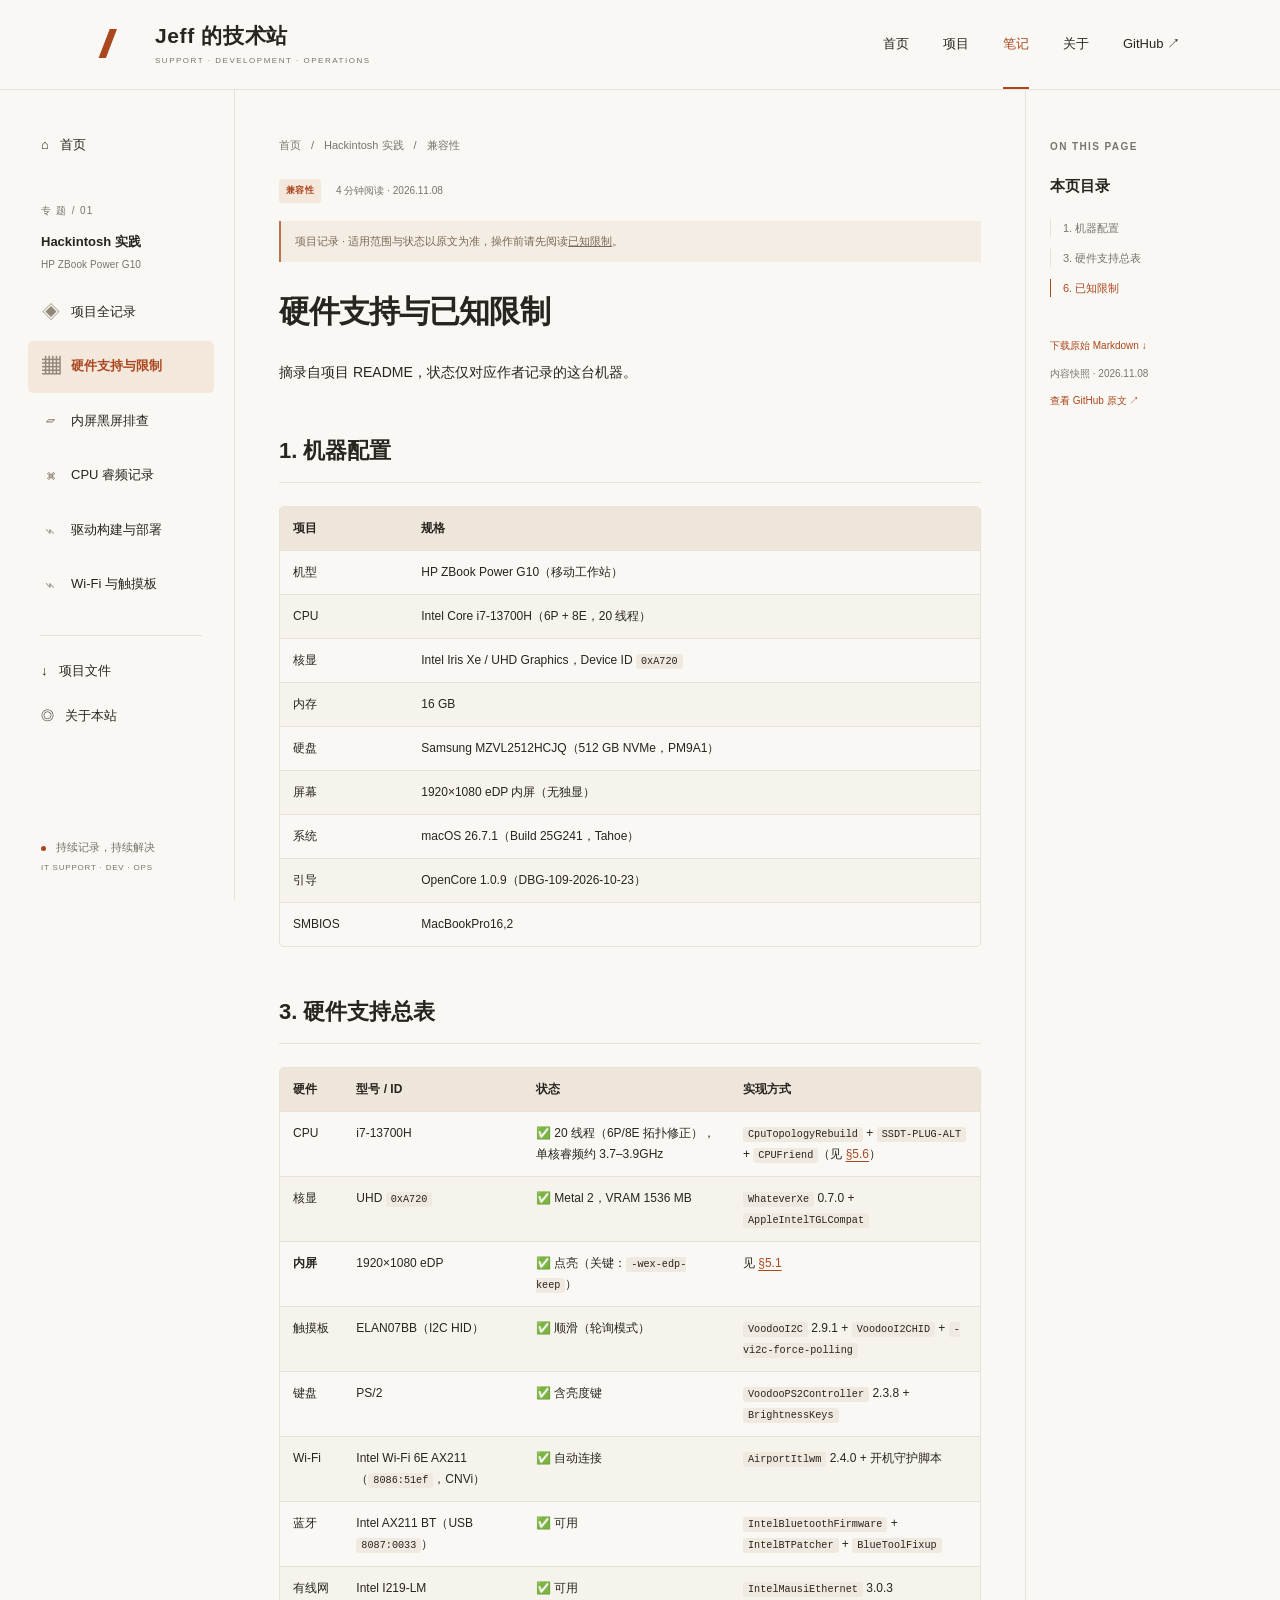
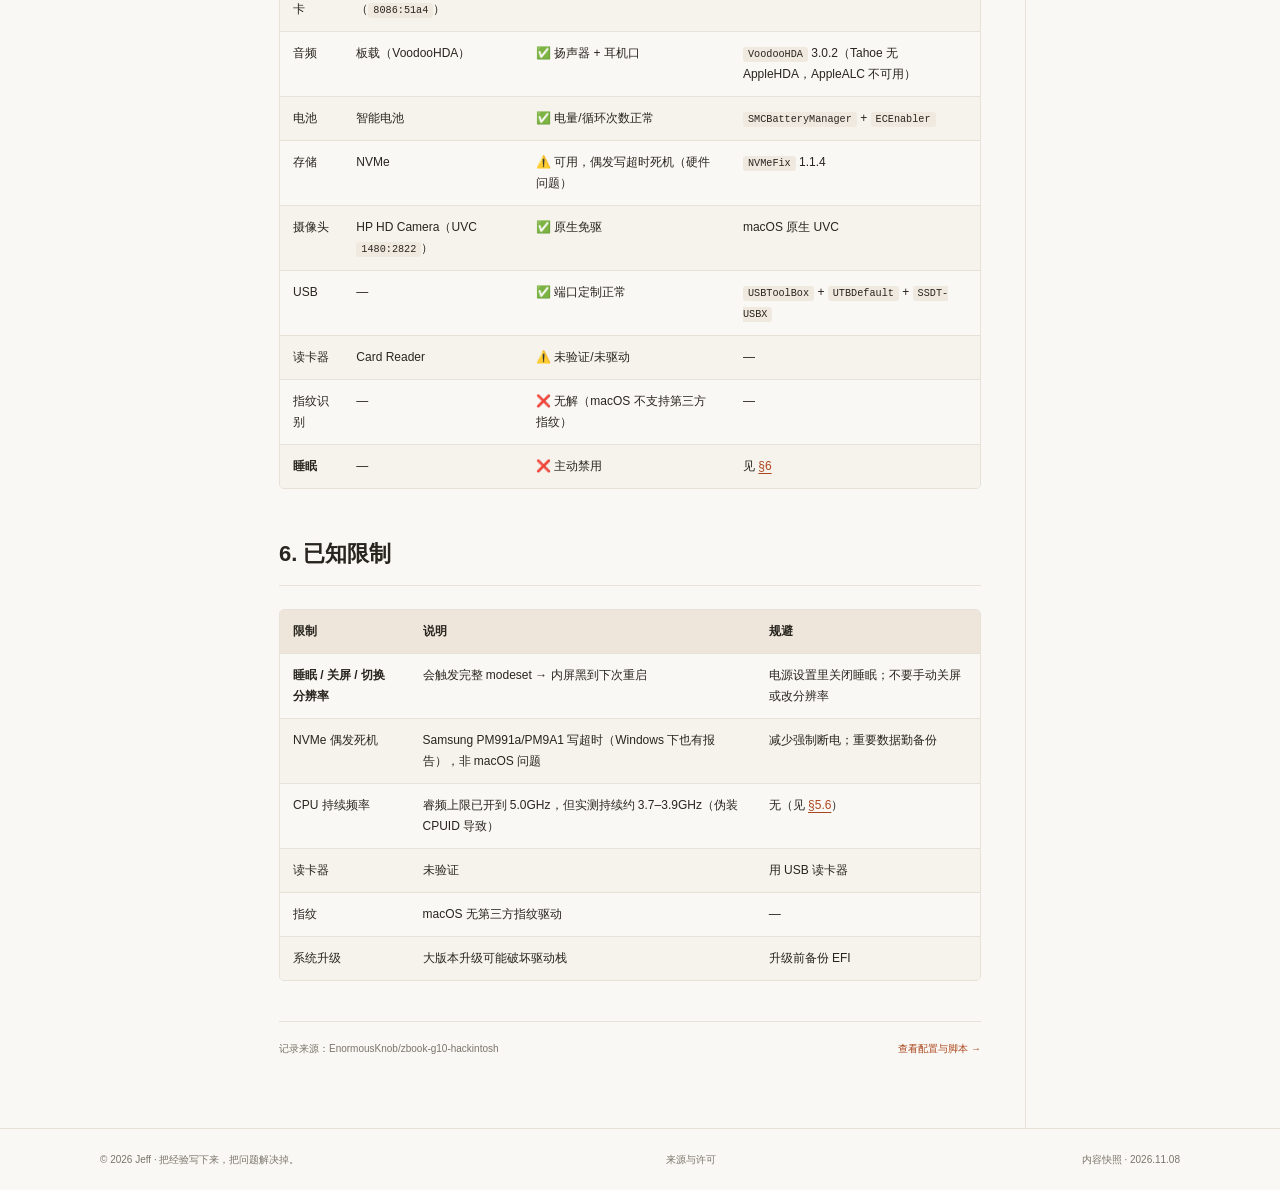
<file: hardware.html>
<!doctype html><html lang="zh-CN"><head><meta charset="utf-8"><meta name="viewport" content="width=device-width,initial-scale=1"><meta name="color-scheme" content="light"><meta name="description" content="Jeff 的个人技术站：IT 支持、开发与运维实践，HP ZBook Power G10 黑苹果配置与故障排查记录。"><title>硬件支持与已知限制 · Jeff 的技术站</title><link rel="icon" href="favicon.svg" type="image/svg+xml"><link rel="stylesheet" href="style.css"><script src="site.js" defer></script></head><body><a class="skip" href="#main">跳转到正文</a><header class="topbar"><a class="brand" href="index.html"><span class="brand-mark">//</span><span>Jeff 的技术站<small>SUPPORT · DEVELOPMENT · OPERATIONS</small></span></a><nav class="top-nav" aria-label="主导航"><a href="index.html">首页</a><a href="projects.html">项目</a><a href="notes.html" aria-current="page">笔记</a><a href="about.html">关于</a><a href="https://github.com/EnormousKnob" target="_blank" rel="noopener noreferrer">GitHub ↗</a></nav><button class="mobile-menu" aria-expanded="false" aria-controls="sidebar" aria-label="展开文档导航">☰</button></header><div class="layout"><aside class="sidebar" id="sidebar"><a class="side-home " href="index.html"><span>⌂</span> 首页</a><p class="side-label">专 题 / 01</p><div class="side-topic">Hackintosh 实践<span>HP ZBook Power G10</span></div><nav aria-label="专题文档"><a href="overview.html" ><span class="nav-icon">◈</span>项目全记录</a><a href="hardware.html" aria-current="page" class="selected"><span class="nav-icon">▦</span>硬件支持与限制</a><a href="display.html" ><span class="nav-icon">▱</span>内屏黑屏排查</a><a href="cpu.html" ><span class="nav-icon">⌘</span>CPU 睿频记录</a><a href="build.html" ><span class="nav-icon">⌁</span>驱动构建与部署</a><a href="wifi.html" ><span class="nav-icon">⌁</span>Wi-Fi 与触摸板</a></nav><div class="side-divider"></div><a class="" href="files.html"><span>↓</span> 项目文件</a><a class="" href="about.html"><span>◎</span> 关于本站</a><div class="sidebar-foot"><span class="status-dot"></span> 持续记录，持续解决<br><small>IT SUPPORT · DEV · OPS</small></div></aside><main id="main" tabindex="-1"><div class="breadcrumb"><a href="index.html">首页</a><span>/</span><a href="overview.html">Hackintosh 实践</a><span>/</span>兼容性</div><div class="article-meta"><span class="tag">兼容性</span><span>4 分钟阅读 · 2026.11.08</span></div><div class="article-source-note">项目记录 · 适用范围与状态以原文为准，操作前请先阅读<a href="hardware.html">已知限制</a>。</div><article class="prose"><h1 id="硬件支持与已知限制">硬件支持与已知限制</h1>
<p>摘录自项目 README，状态仅对应作者记录的这台机器。</p>
<h2 id="1-机器配置">1. 机器配置</h2>
<div class="table-scroll" tabindex="0" role="region" aria-label="可横向滚动的数据表"><table>
<thead>
<tr>
<th>项目</th>
<th>规格</th>
</tr>
</thead>
<tbody><tr>
<td>机型</td>
<td>HP ZBook Power G10（移动工作站）</td>
</tr>
<tr>
<td>CPU</td>
<td>Intel Core i7-13700H（6P + 8E，20 线程）</td>
</tr>
<tr>
<td>核显</td>
<td>Intel Iris Xe / UHD Graphics，Device ID <code>0xA720</code></td>
</tr>
<tr>
<td>内存</td>
<td>16 GB</td>
</tr>
<tr>
<td>硬盘</td>
<td>Samsung MZVL2512HCJQ（512 GB NVMe，PM9A1）</td>
</tr>
<tr>
<td>屏幕</td>
<td>1920×1080 eDP 内屏（无独显）</td>
</tr>
<tr>
<td>系统</td>
<td>macOS 26.7.1（Build 25G241，Tahoe）</td>
</tr>
<tr>
<td>引导</td>
<td>OpenCore 1.0.9（DBG-109-2026-10-23）</td>
</tr>
<tr>
<td>SMBIOS</td>
<td>MacBookPro16,2</td>
</tr>
</tbody></table></div>
<h2 id="3-硬件支持总表">3. 硬件支持总表</h2>
<div class="table-scroll" tabindex="0" role="region" aria-label="可横向滚动的数据表"><table>
<thead>
<tr>
<th>硬件</th>
<th>型号 / ID</th>
<th>状态</th>
<th>实现方式</th>
</tr>
</thead>
<tbody><tr>
<td>CPU</td>
<td>i7-13700H</td>
<td>✅ 20 线程（6P/8E 拓扑修正），单核睿频约 3.7–3.9GHz</td>
<td><code>CpuTopologyRebuild</code> + <code>SSDT-PLUG-ALT</code> + <code>CPUFriend</code>（见 <a href="overview.html#56-cpu-睿频被-smbios-借用的频率表">§5.6</a>）</td>
</tr>
<tr>
<td>核显</td>
<td>UHD <code>0xA720</code></td>
<td>✅ Metal 2，VRAM 1536 MB</td>
<td><code>WhateverXe</code> 0.7.0 + <code>AppleIntelTGLCompat</code></td>
</tr>
<tr>
<td><strong>内屏</strong></td>
<td>1920×1080 eDP</td>
<td>✅ 点亮（关键：<code>-wex-edp-keep</code>）</td>
<td>见 <a href="overview.html#51-内屏edp点亮最大的坑">§5.1</a></td>
</tr>
<tr>
<td>触摸板</td>
<td>ELAN07BB（I2C HID）</td>
<td>✅ 顺滑（轮询模式）</td>
<td><code>VoodooI2C</code> 2.9.1 + <code>VoodooI2CHID</code> + <code>-vi2c-force-polling</code></td>
</tr>
<tr>
<td>键盘</td>
<td>PS/2</td>
<td>✅ 含亮度键</td>
<td><code>VoodooPS2Controller</code> 2.3.8 + <code>BrightnessKeys</code></td>
</tr>
<tr>
<td>Wi-Fi</td>
<td>Intel Wi-Fi 6E AX211（<code>8086:51ef</code>，CNVi）</td>
<td>✅ 自动连接</td>
<td><code>AirportItlwm</code> 2.4.0 + 开机守护脚本</td>
</tr>
<tr>
<td>蓝牙</td>
<td>Intel AX211 BT（USB <code>8087:0033</code>）</td>
<td>✅ 可用</td>
<td><code>IntelBluetoothFirmware</code> + <code>IntelBTPatcher</code> + <code>BlueToolFixup</code></td>
</tr>
<tr>
<td>有线网卡</td>
<td>Intel I219-LM（<code>8086:51a4</code>）</td>
<td>✅ 可用</td>
<td><code>IntelMausiEthernet</code> 3.0.3</td>
</tr>
<tr>
<td>音频</td>
<td>板载（VoodooHDA）</td>
<td>✅ 扬声器 + 耳机口</td>
<td><code>VoodooHDA</code> 3.0.2（Tahoe 无 AppleHDA，AppleALC 不可用）</td>
</tr>
<tr>
<td>电池</td>
<td>智能电池</td>
<td>✅ 电量/循环次数正常</td>
<td><code>SMCBatteryManager</code> + <code>ECEnabler</code></td>
</tr>
<tr>
<td>存储</td>
<td>NVMe</td>
<td>⚠️ 可用，偶发写超时死机（硬件问题）</td>
<td><code>NVMeFix</code> 1.1.4</td>
</tr>
<tr>
<td>摄像头</td>
<td>HP HD Camera（UVC <code>1480:2822</code>）</td>
<td>✅ 原生免驱</td>
<td>macOS 原生 UVC</td>
</tr>
<tr>
<td>USB</td>
<td>—</td>
<td>✅ 端口定制正常</td>
<td><code>USBToolBox</code> + <code>UTBDefault</code> + <code>SSDT-USBX</code></td>
</tr>
<tr>
<td>读卡器</td>
<td>Card Reader</td>
<td>⚠️ 未验证/未驱动</td>
<td>—</td>
</tr>
<tr>
<td>指纹识别</td>
<td>—</td>
<td>❌ 无解（macOS 不支持第三方指纹）</td>
<td>—</td>
</tr>
<tr>
<td><strong>睡眠</strong></td>
<td>—</td>
<td>❌ 主动禁用</td>
<td>见 <a href="overview.html#6-已知限制">§6</a></td>
</tr>
</tbody></table></div>
<h2 id="6-已知限制">6. 已知限制</h2>
<div class="table-scroll" tabindex="0" role="region" aria-label="可横向滚动的数据表"><table>
<thead>
<tr>
<th>限制</th>
<th>说明</th>
<th>规避</th>
</tr>
</thead>
<tbody><tr>
<td><strong>睡眠 / 关屏 / 切换分辨率</strong></td>
<td>会触发完整 modeset → 内屏黑到下次重启</td>
<td>电源设置里关闭睡眠；不要手动关屏或改分辨率</td>
</tr>
<tr>
<td>NVMe 偶发死机</td>
<td>Samsung PM991a/PM9A1 写超时（Windows 下也有报告），非 macOS 问题</td>
<td>减少强制断电；重要数据勤备份</td>
</tr>
<tr>
<td>CPU 持续频率</td>
<td>睿频上限已开到 5.0GHz，但实测持续约 3.7–3.9GHz（伪装 CPUID 导致）</td>
<td>无（见 <a href="overview.html#56-cpu-睿频被-smbios-借用的频率表">§5.6</a>）</td>
</tr>
<tr>
<td>读卡器</td>
<td>未验证</td>
<td>用 USB 读卡器</td>
</tr>
<tr>
<td>指纹</td>
<td>macOS 无第三方指纹驱动</td>
<td>—</td>
</tr>
<tr>
<td>系统升级</td>
<td>大版本升级可能破坏驱动栈</td>
<td>升级前备份 EFI</td>
</tr>
</tbody></table></div>
</article><div class="article-end"><span>记录来源：EnormousKnob/zbook-g10-hackintosh</span><a href="files.html">查看配置与脚本 →</a></div></main><aside class="right-rail"><div class="toc"><p class="eyebrow">ON THIS PAGE</p><h3>本页目录</h3><a href="#1-机器配置">1. 机器配置</a><a href="#3-硬件支持总表">3. 硬件支持总表</a><a href="#6-已知限制">6. 已知限制</a></div><div class="rail-source"><a href="source-README.md" download>下载原始 Markdown ↓</a><p>内容快照 · 2026.11.08</p><a href="https://github.com/EnormousKnob/zbook-g10-hackintosh/blob/8d82ccede59dbaedd293be48a9fbbe55233f8ebf/README.md">查看 GitHub 原文 ↗</a></div></aside></div><footer class="site-footer"><span>© 2026 Jeff · 把经验写下来，把问题解决掉。</span><a href="about.html">来源与许可</a><span>内容快照 · 2026.11.08</span></footer><div class="toast" role="status" aria-live="polite"></div></body></html>
</file>
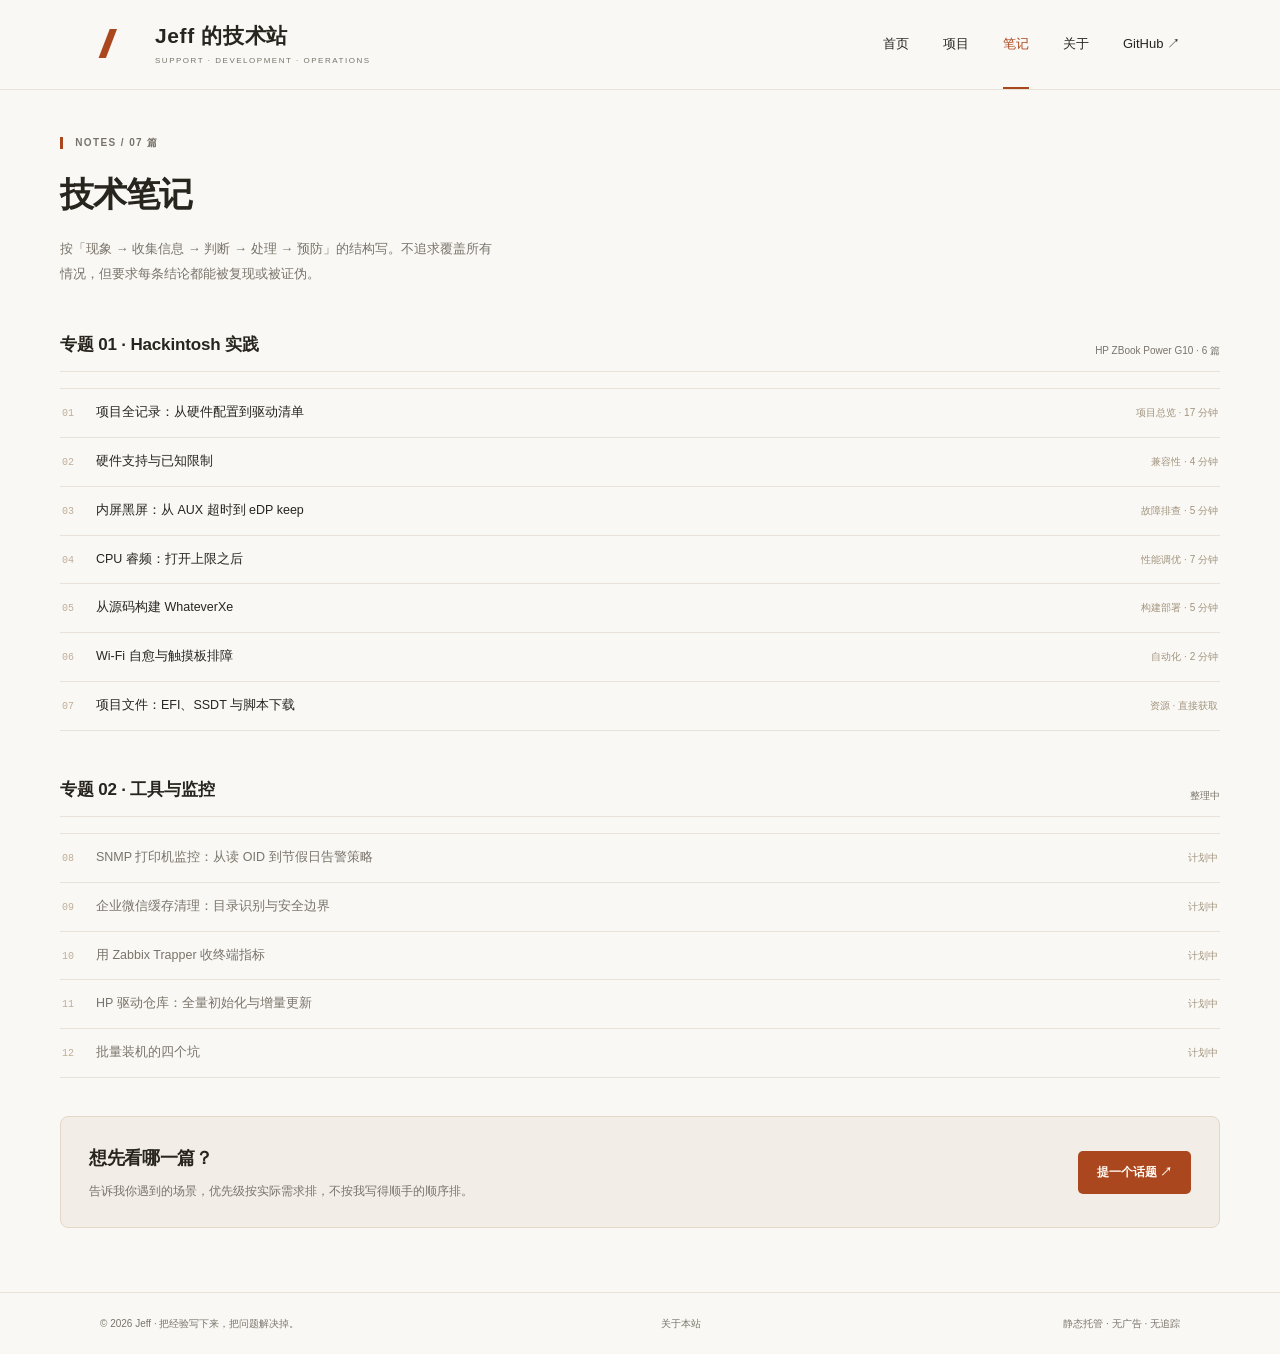
<file: notes.html>
<!doctype html>
<html lang="zh-CN">
<head>
<meta charset="utf-8">
<meta name="viewport" content="width=device-width,initial-scale=1">
<meta name="color-scheme" content="light">
<meta name="description" content="Jeff 的技术笔记：黑苹果排障记录、CPU 睿频调优、驱动构建、Wi-Fi 与触摸板自动化，以及运维相关的实践记录。">
<title>笔记 · Jeff 的技术站</title>
<link rel="icon" href="favicon.svg" type="image/svg+xml">
<link rel="stylesheet" href="style.css">
<script src="site.js" defer></script>
</head>
<body>
<a class="skip" href="#main">跳转到正文</a>
<header class="topbar">
  <a class="brand" href="index.html"><span class="brand-mark">//</span><span>Jeff 的技术站<small>SUPPORT · DEVELOPMENT · OPERATIONS</small></span></a>
  <nav class="top-nav" aria-label="主导航">
    <a href="index.html">首页</a>
    <a href="projects.html">项目</a>
    <a href="notes.html" aria-current="page">笔记</a>
    <a href="about.html">关于</a>
    <a href="https://github.com/EnormousKnob" target="_blank" rel="noopener noreferrer">GitHub ↗</a>
  </nav>
  <button class="mobile-menu" aria-expanded="false" aria-controls="sidebar" aria-label="展开导航">☰</button>
</header>

<main id="main" tabindex="-1">
<div class="wrap page">
  <p class="eyebrow"><span class="orange-line"></span> NOTES / 07 篇</p>
  <h1 class="page-title">技术笔记</h1>
  <p class="page-lede">按「现象 → 收集信息 → 判断 → 处理 → 预防」的结构写。不追求覆盖所有情况，但要求每条结论都能被复现或被证伪。</p>

  <div class="sec-head">
    <h2>专题 01 · Hackintosh 实践</h2>
    <span>HP ZBook Power G10 · 6 篇</span>
  </div>
  <section class="note-rows" aria-label="Hackintosh 笔记">
    <a class="note-row" href="overview.html"><span class="idx">01</span><span class="ttl">项目全记录：从硬件配置到驱动清单</span><span class="meta">项目总览 · 17 分钟</span></a>
    <a class="note-row" href="hardware.html"><span class="idx">02</span><span class="ttl">硬件支持与已知限制</span><span class="meta">兼容性 · 4 分钟</span></a>
    <a class="note-row" href="display.html"><span class="idx">03</span><span class="ttl">内屏黑屏：从 AUX 超时到 eDP keep</span><span class="meta">故障排查 · 5 分钟</span></a>
    <a class="note-row" href="cpu.html"><span class="idx">04</span><span class="ttl">CPU 睿频：打开上限之后</span><span class="meta">性能调优 · 7 分钟</span></a>
    <a class="note-row" href="build.html"><span class="idx">05</span><span class="ttl">从源码构建 WhateverXe</span><span class="meta">构建部署 · 5 分钟</span></a>
    <a class="note-row" href="wifi.html"><span class="idx">06</span><span class="ttl">Wi-Fi 自愈与触摸板排障</span><span class="meta">自动化 · 2 分钟</span></a>
    <a class="note-row" href="files.html"><span class="idx">07</span><span class="ttl">项目文件：EFI、SSDT 与脚本下载</span><span class="meta">资源 · 直接获取</span></a>
  </section>

  <div class="sec-head">
    <h2>专题 02 · 工具与监控</h2>
    <span>整理中</span>
  </div>
  <section class="note-rows" aria-label="工具笔记">
    <span class="note-row" style="cursor:default;color:var(--muted)"><span class="idx">08</span><span class="ttl">SNMP 打印机监控：从读 OID 到节假日告警策略</span><span class="meta">计划中</span></span>
    <span class="note-row" style="cursor:default;color:var(--muted)"><span class="idx">09</span><span class="ttl">企业微信缓存清理：目录识别与安全边界</span><span class="meta">计划中</span></span>
    <span class="note-row" style="cursor:default;color:var(--muted)"><span class="idx">10</span><span class="ttl">用 Zabbix Trapper 收终端指标</span><span class="meta">计划中</span></span>
    <span class="note-row" style="cursor:default;color:var(--muted)"><span class="idx">11</span><span class="ttl">HP 驱动仓库：全量初始化与增量更新</span><span class="meta">计划中</span></span>
    <span class="note-row" style="cursor:default;color:var(--muted)"><span class="idx">12</span><span class="ttl">批量装机的四个坑</span><span class="meta">计划中</span></span>
  </section>

  <section class="cta">
    <div>
      <h3>想先看哪一篇？</h3>
      <p>告诉我你遇到的场景，优先级按实际需求排，不按我写得顺手的顺序排。</p>
    </div>
    <a class="btn btn-primary" href="https://github.com/EnormousKnob" target="_blank" rel="noopener noreferrer">提一个话题 ↗</a>
  </section>
</div>
</main>

<footer class="site-footer">
  <span>© 2026 Jeff · 把经验写下来，把问题解决掉。</span>
  <a href="about.html">关于本站</a>
  <span>静态托管 · 无广告 · 无追踪</span>
</footer>
<div class="toast" role="status" aria-live="polite"></div>
</body>
</html>
</file>
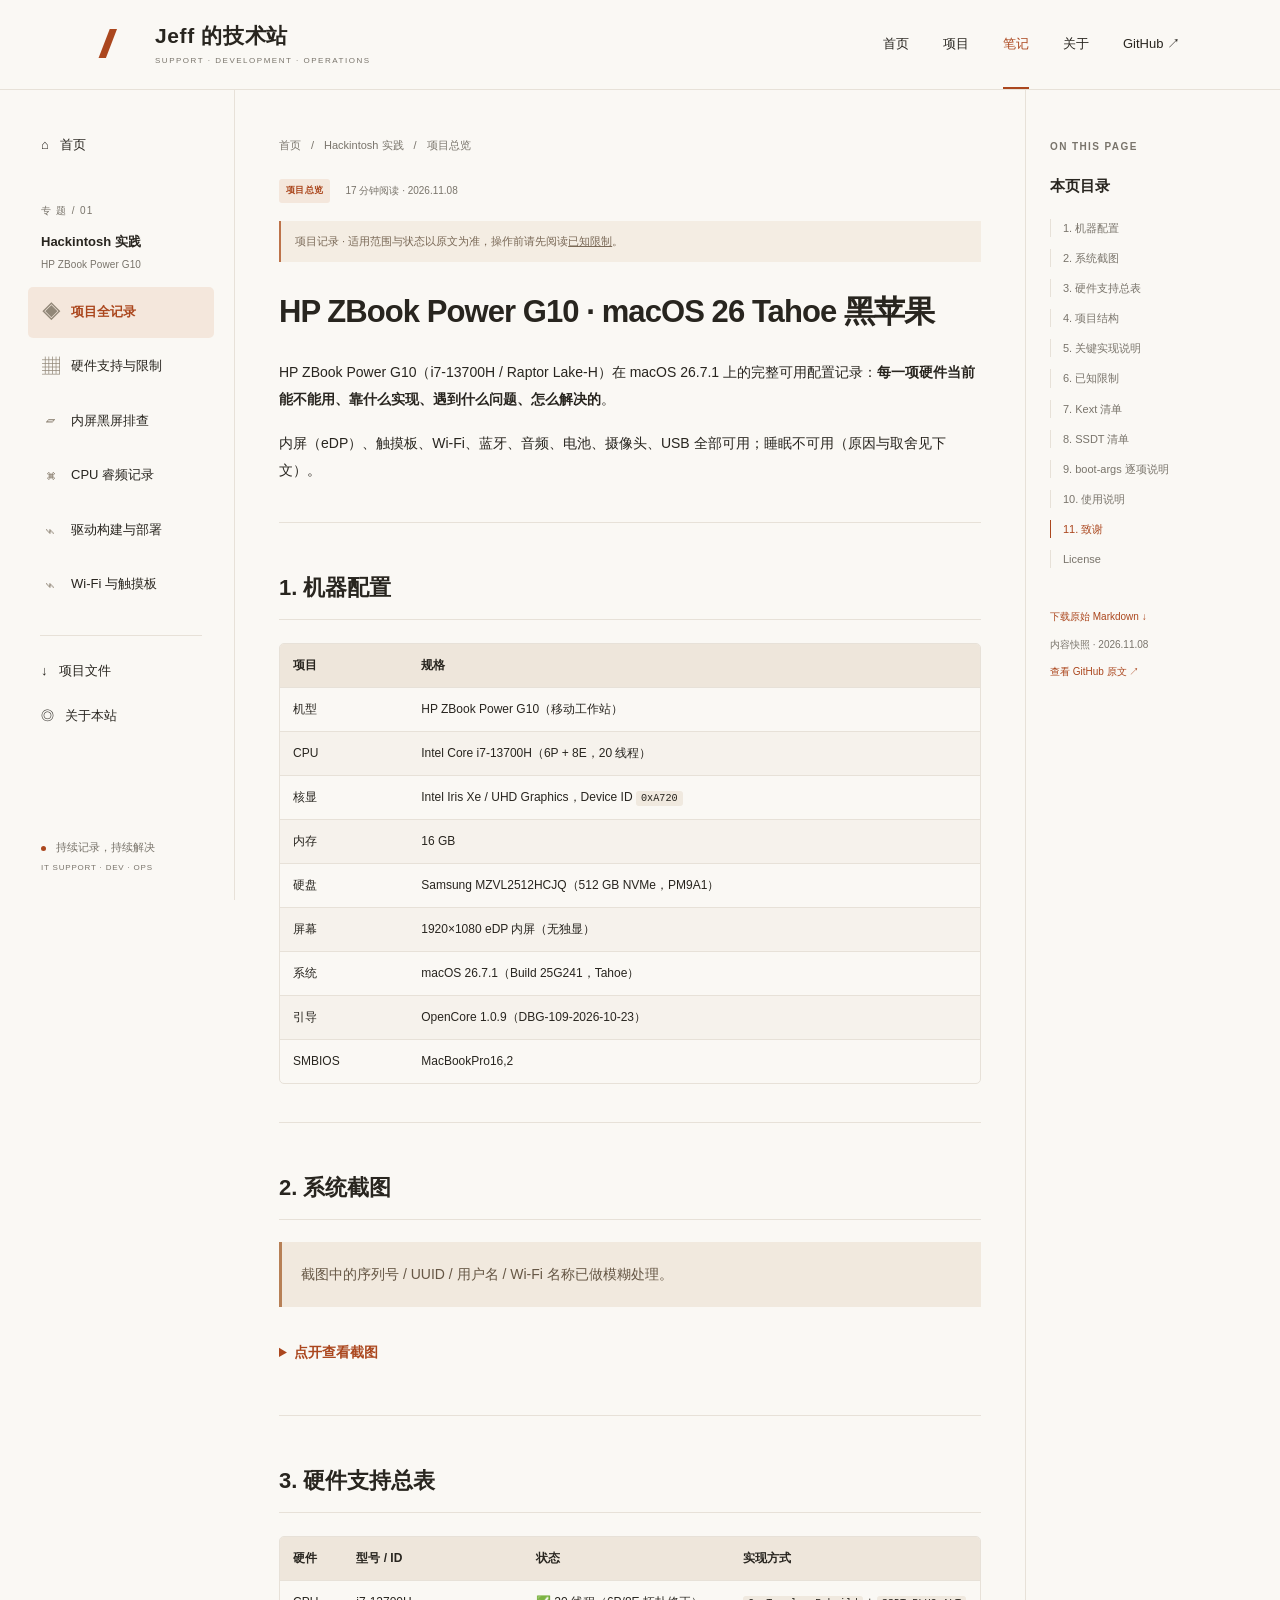
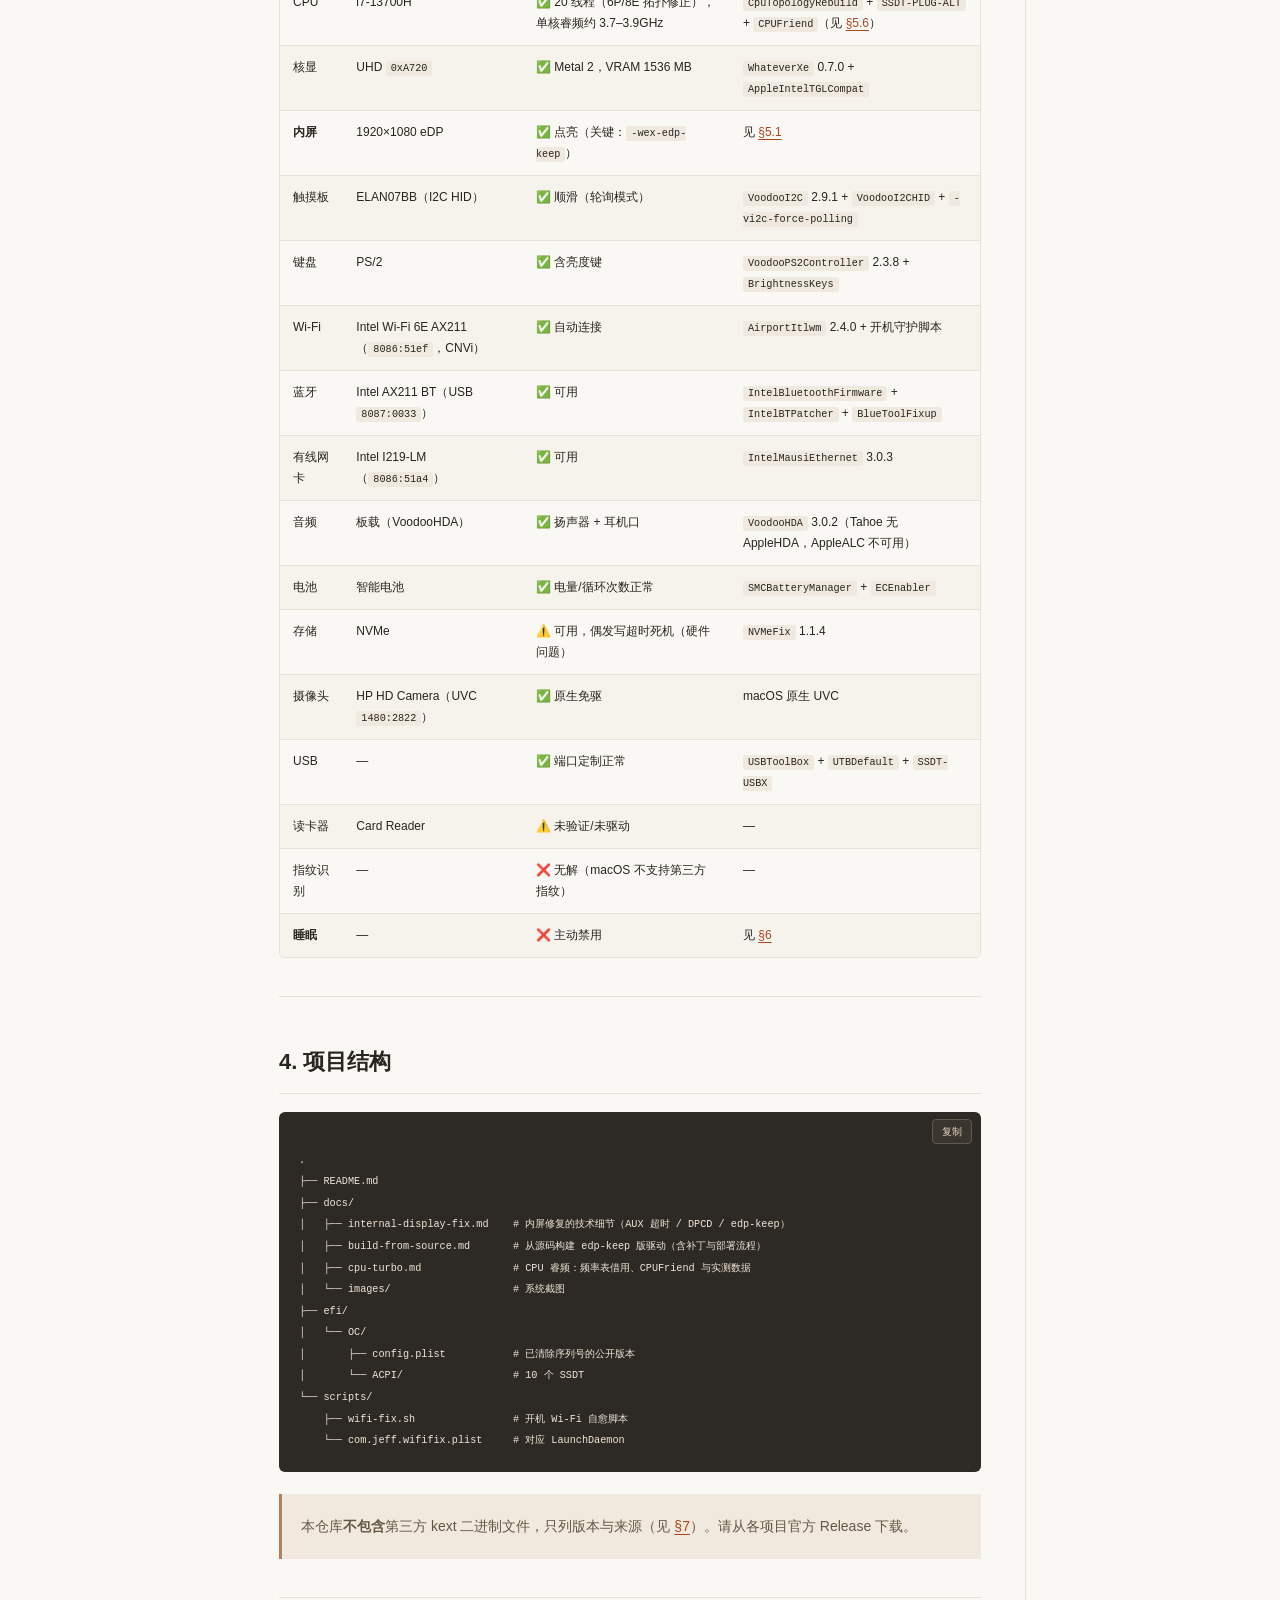
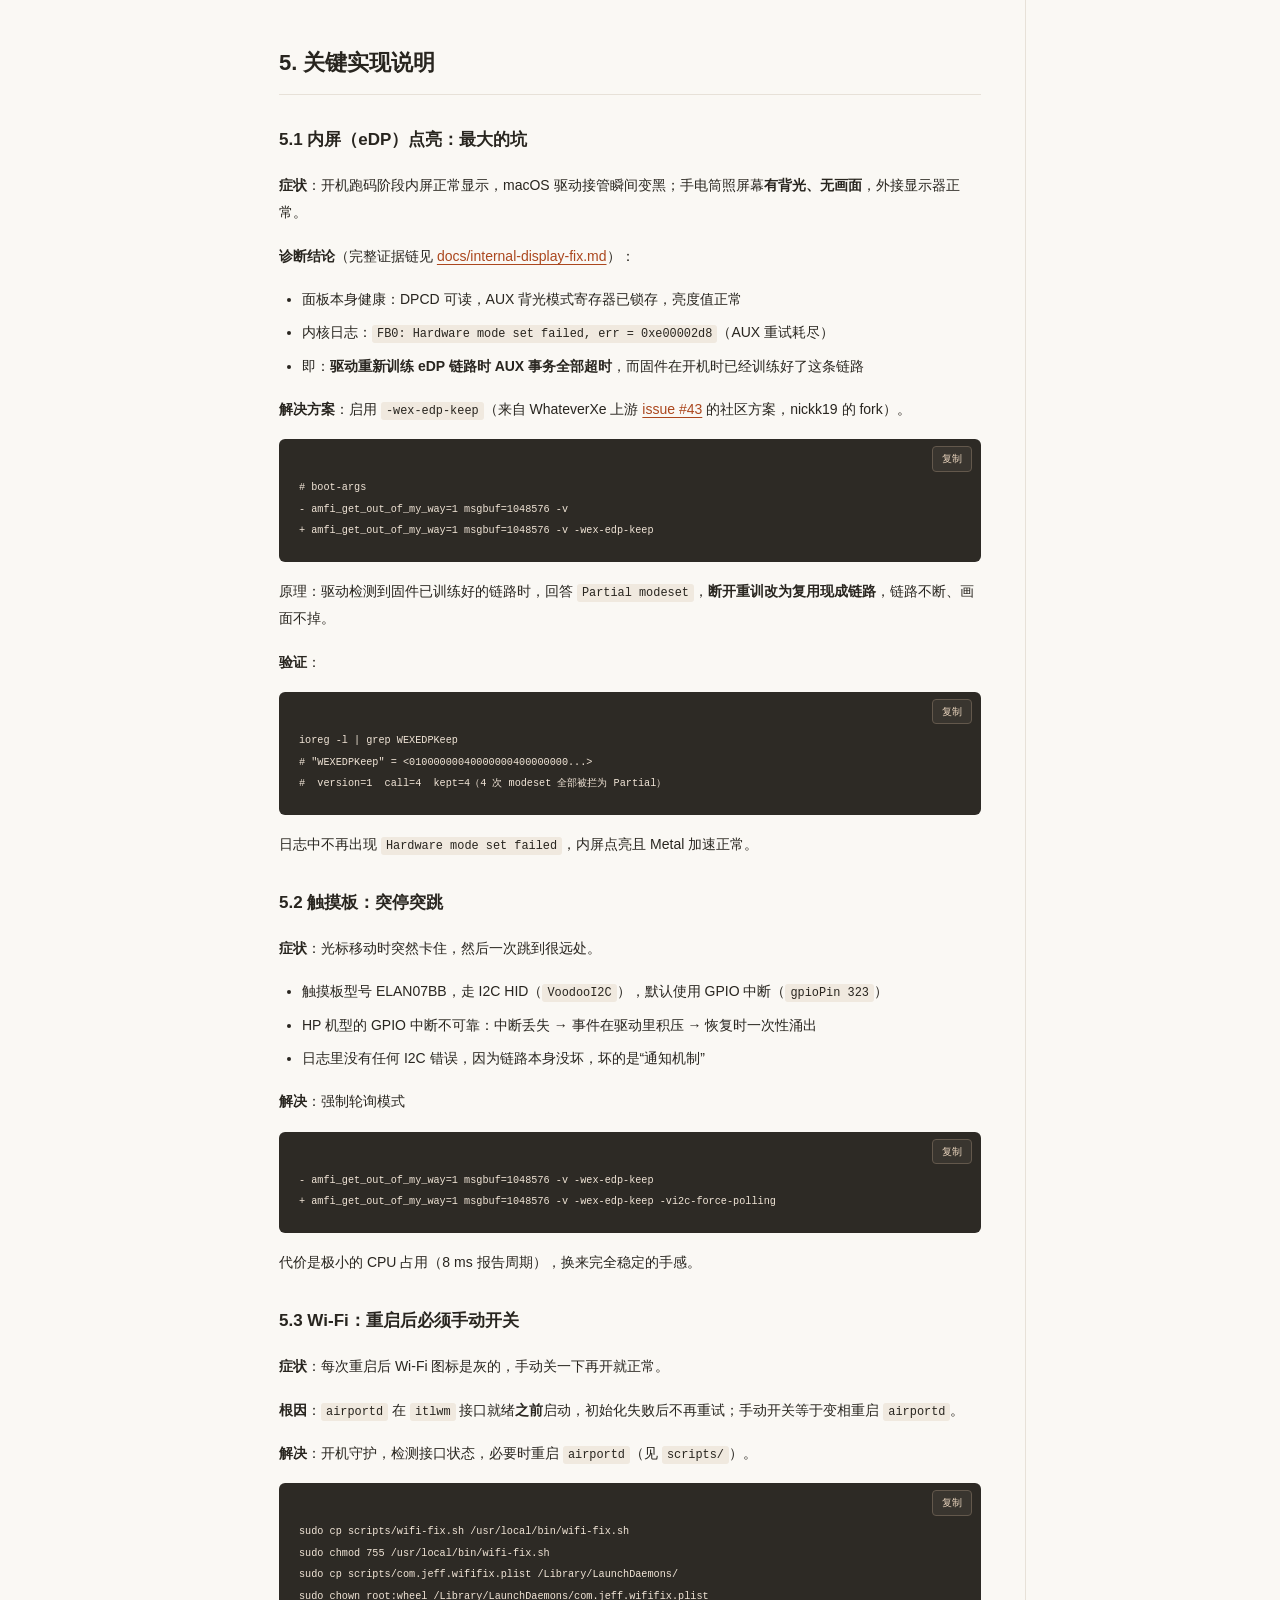
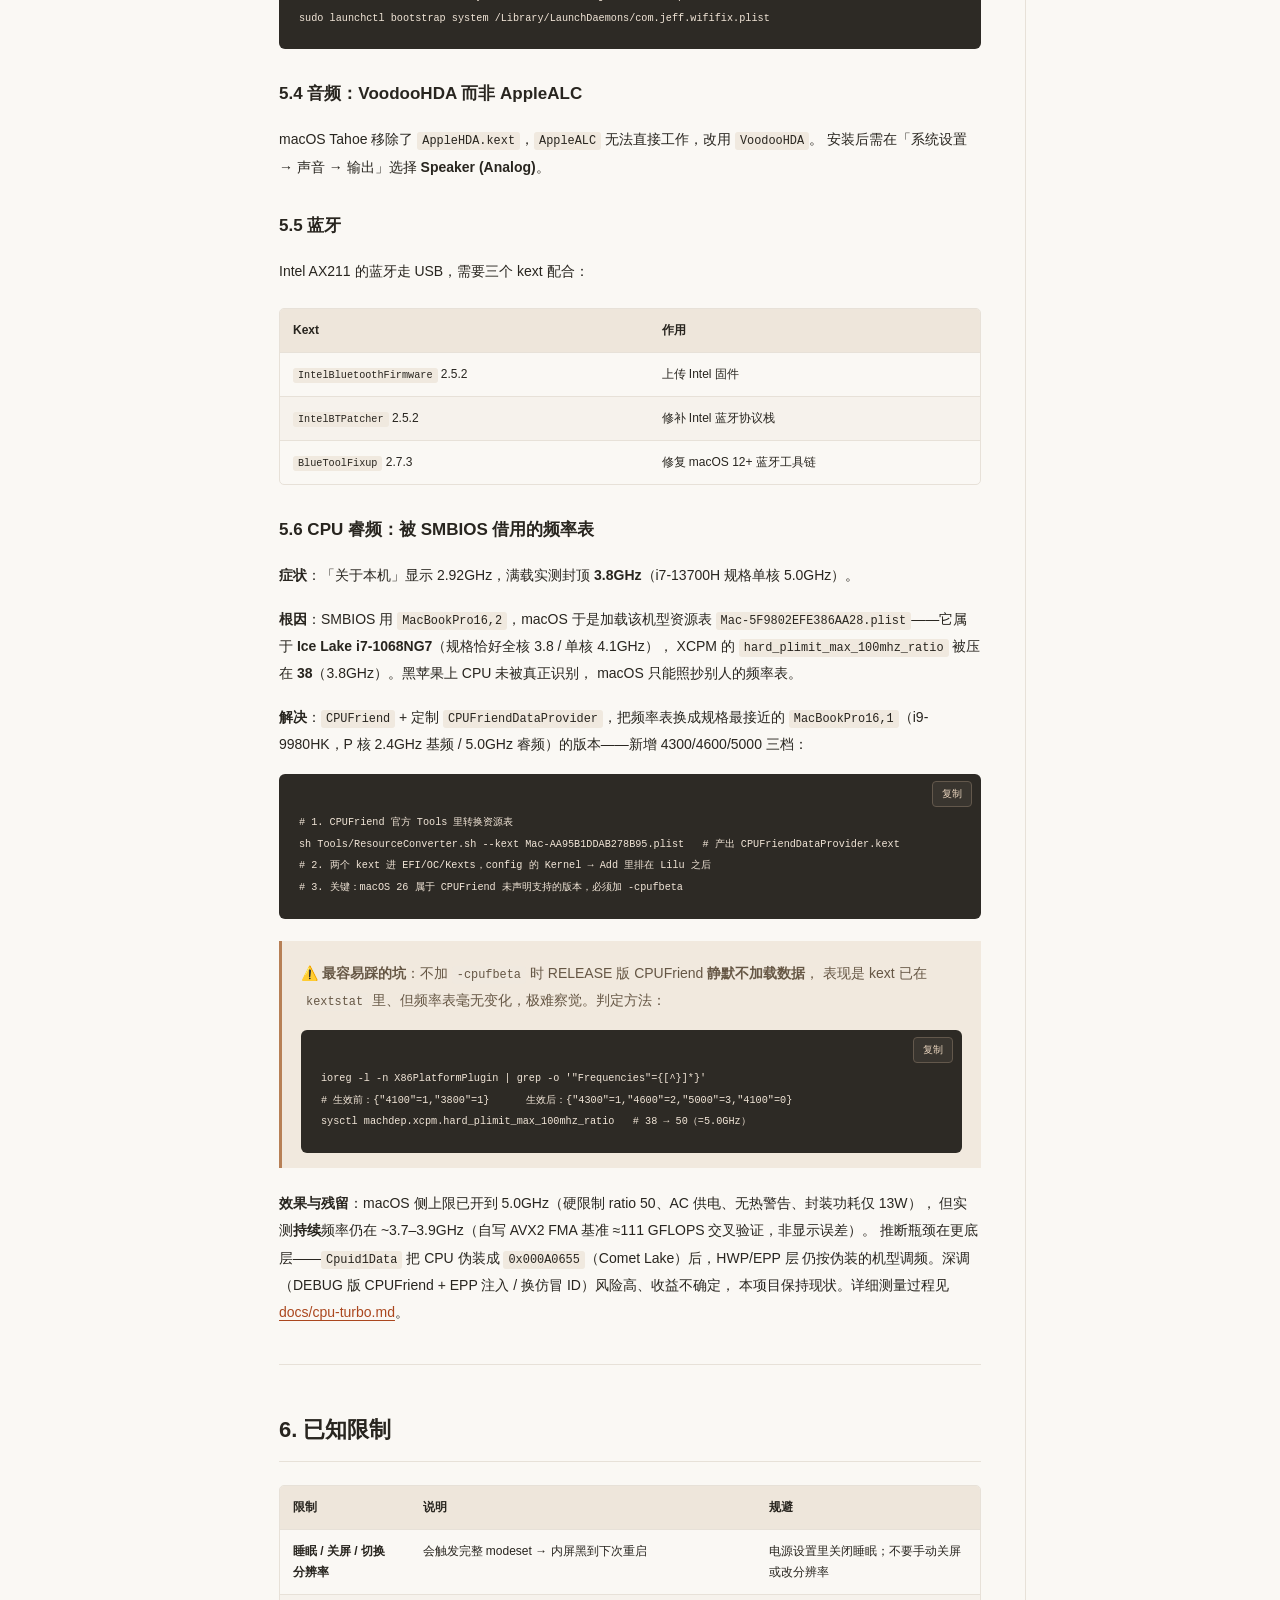
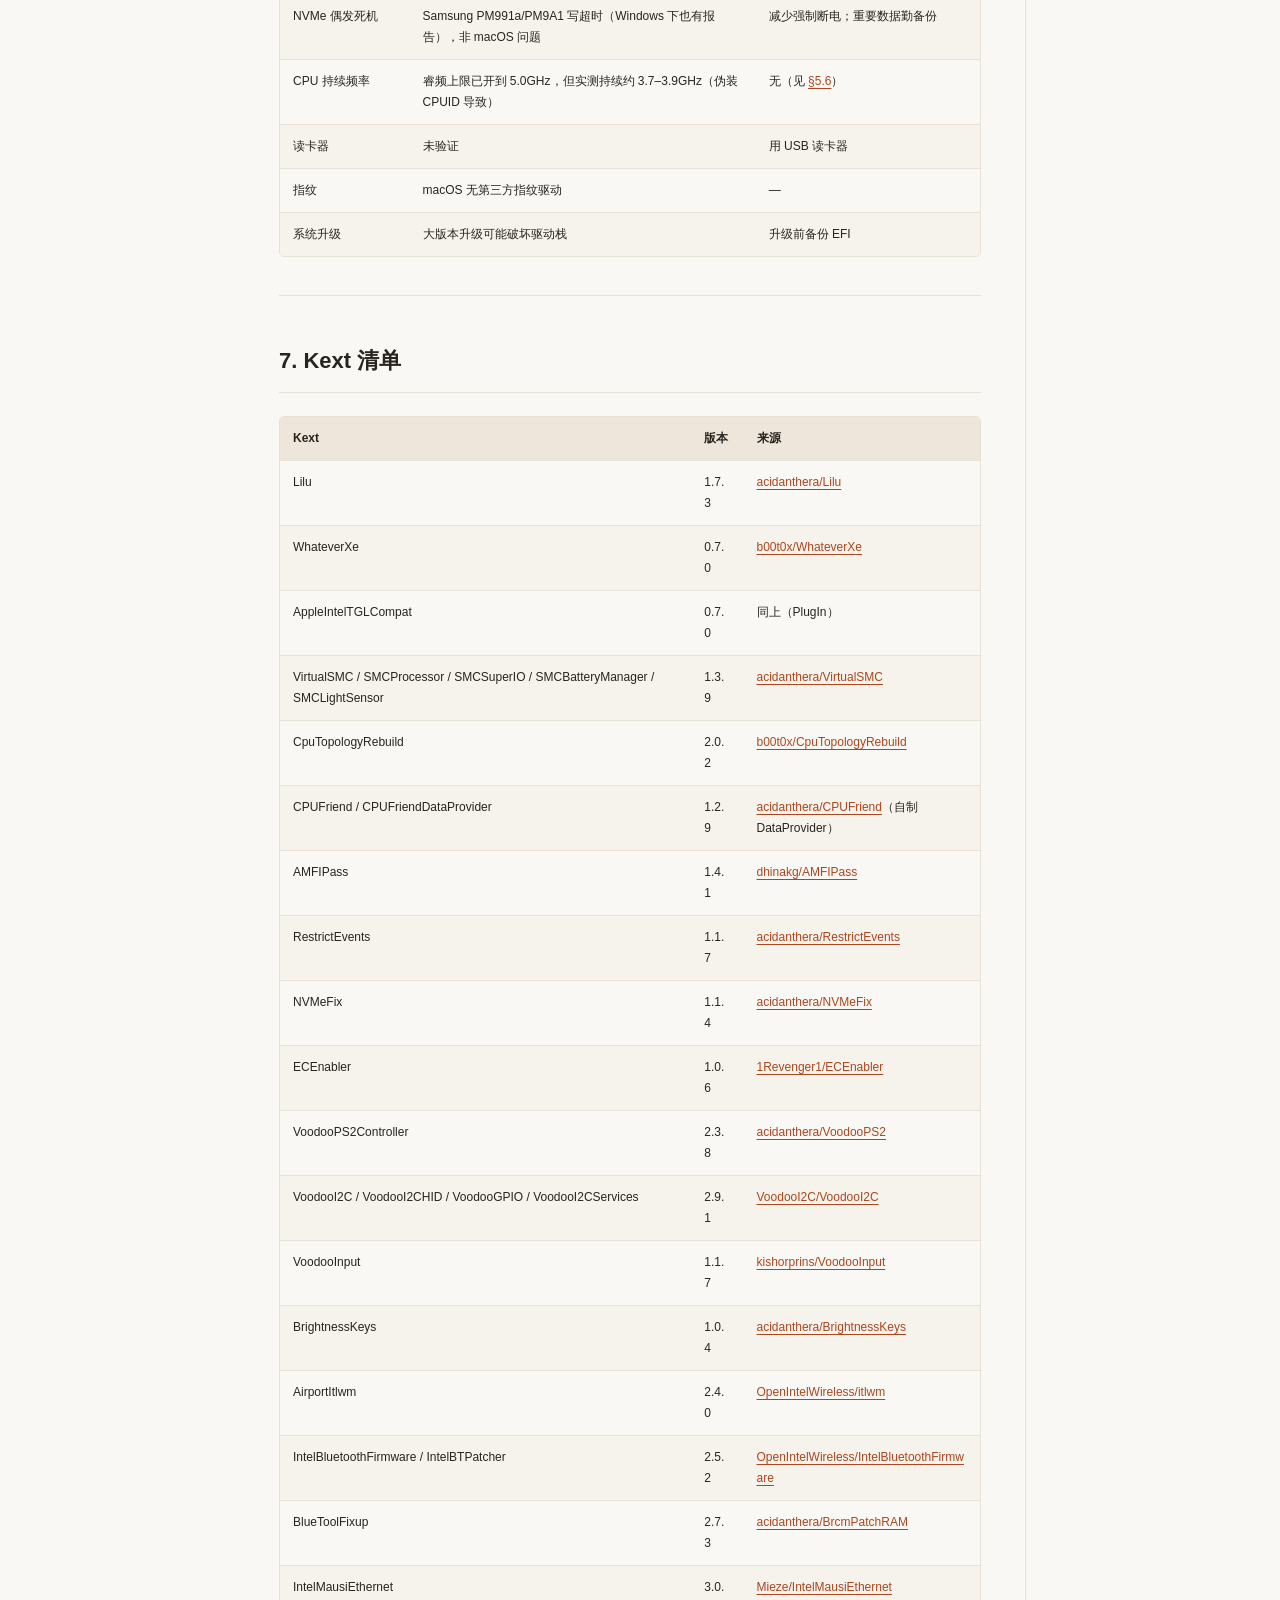
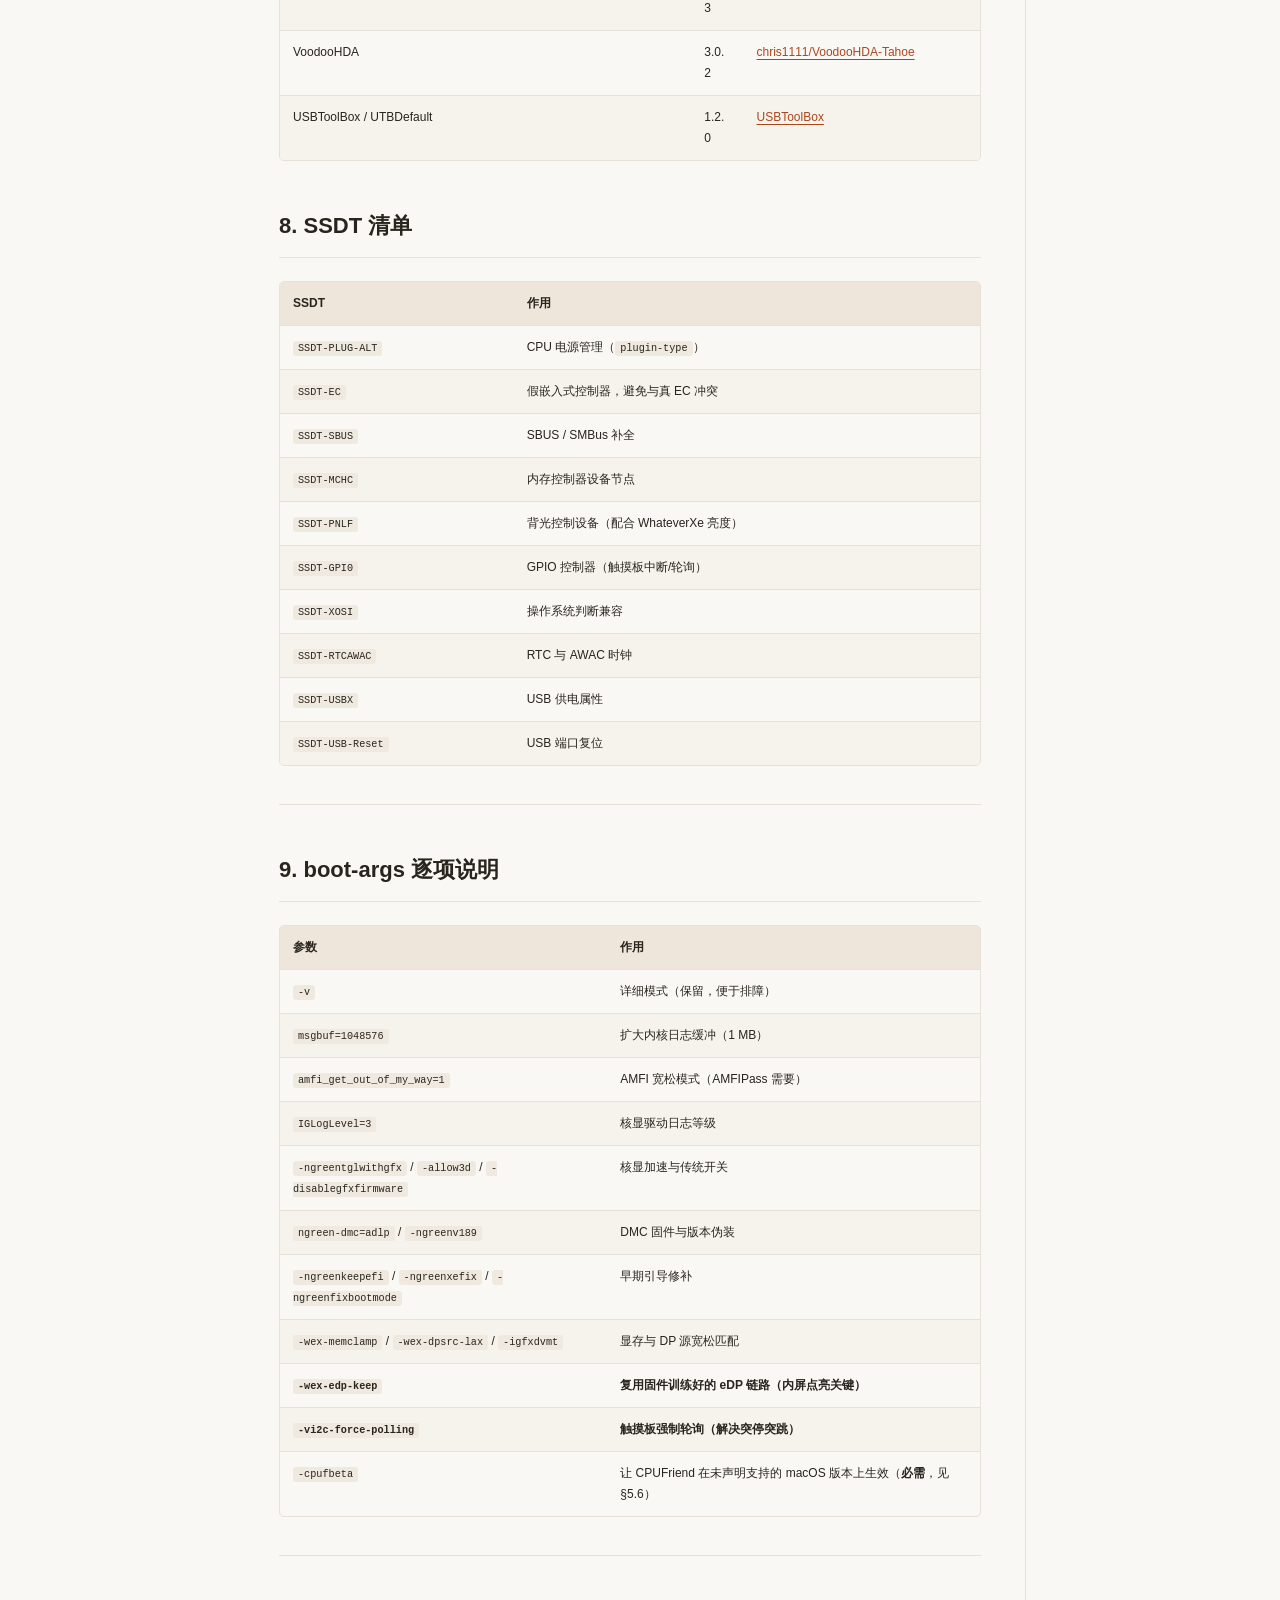
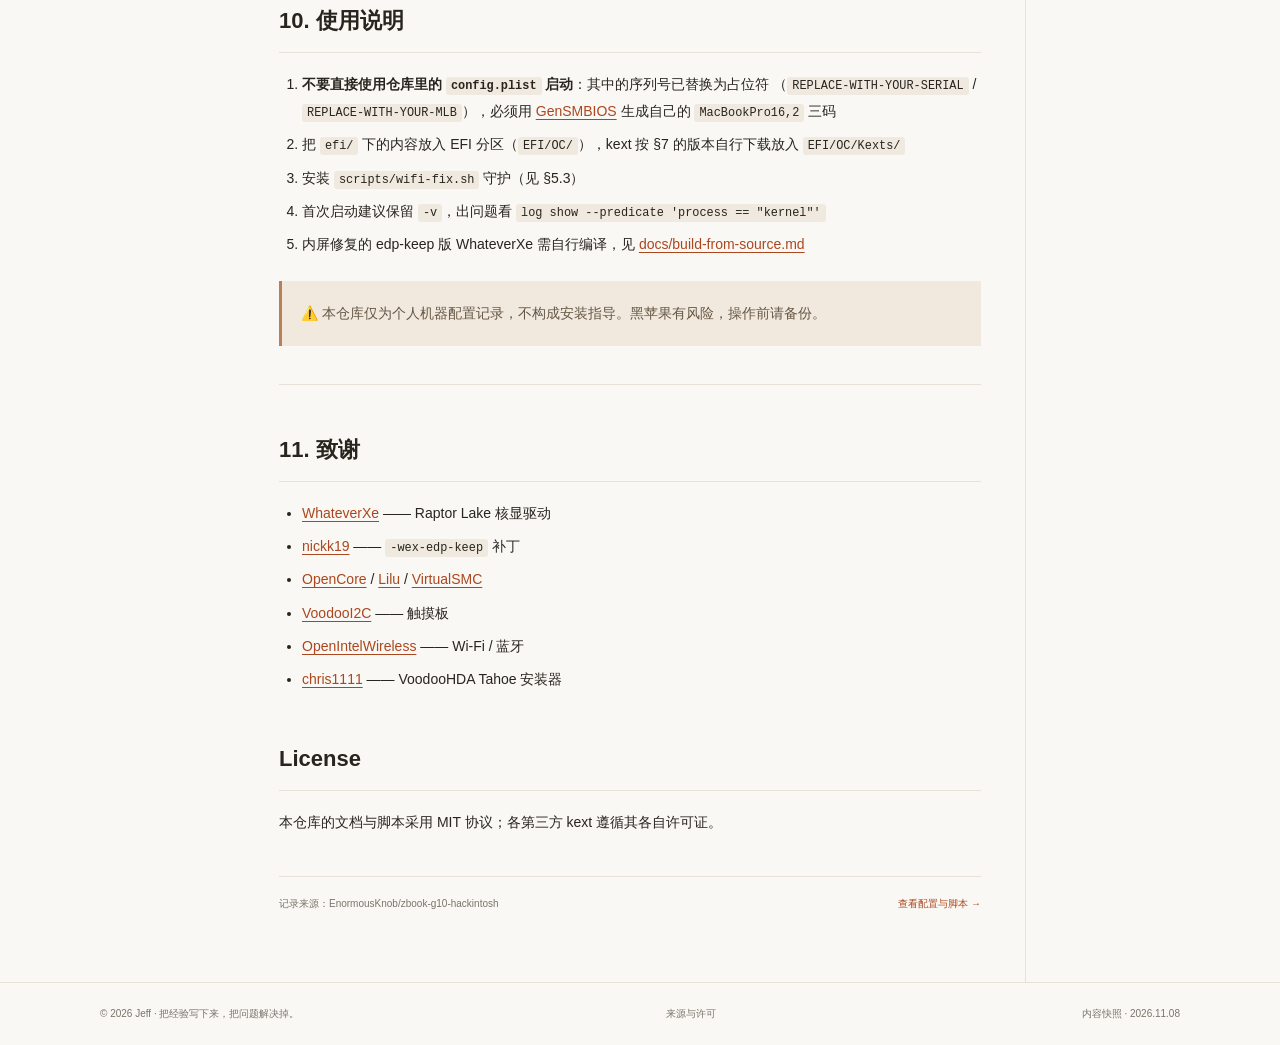
<file: overview.html>
<!doctype html><html lang="zh-CN"><head><meta charset="utf-8"><meta name="viewport" content="width=device-width,initial-scale=1"><meta name="color-scheme" content="light"><meta name="description" content="Jeff 的个人技术站：IT 支持、开发与运维实践，HP ZBook Power G10 黑苹果配置与故障排查记录。"><title>HP ZBook Power G10 · 项目全记录 · Jeff 的技术站</title><link rel="icon" href="favicon.svg" type="image/svg+xml"><link rel="stylesheet" href="style.css"><script src="site.js" defer></script></head><body><a class="skip" href="#main">跳转到正文</a><header class="topbar"><a class="brand" href="index.html"><span class="brand-mark">//</span><span>Jeff 的技术站<small>SUPPORT · DEVELOPMENT · OPERATIONS</small></span></a><nav class="top-nav" aria-label="主导航"><a href="index.html">首页</a><a href="projects.html">项目</a><a href="notes.html" aria-current="page">笔记</a><a href="about.html">关于</a><a href="https://github.com/EnormousKnob" target="_blank" rel="noopener noreferrer">GitHub ↗</a></nav><button class="mobile-menu" aria-expanded="false" aria-controls="sidebar" aria-label="展开文档导航">☰</button></header><div class="layout"><aside class="sidebar" id="sidebar"><a class="side-home " href="index.html"><span>⌂</span> 首页</a><p class="side-label">专 题 / 01</p><div class="side-topic">Hackintosh 实践<span>HP ZBook Power G10</span></div><nav aria-label="专题文档"><a href="overview.html" aria-current="page" class="selected"><span class="nav-icon">◈</span>项目全记录</a><a href="hardware.html" ><span class="nav-icon">▦</span>硬件支持与限制</a><a href="display.html" ><span class="nav-icon">▱</span>内屏黑屏排查</a><a href="cpu.html" ><span class="nav-icon">⌘</span>CPU 睿频记录</a><a href="build.html" ><span class="nav-icon">⌁</span>驱动构建与部署</a><a href="wifi.html" ><span class="nav-icon">⌁</span>Wi-Fi 与触摸板</a></nav><div class="side-divider"></div><a class="" href="files.html"><span>↓</span> 项目文件</a><a class="" href="about.html"><span>◎</span> 关于本站</a><div class="sidebar-foot"><span class="status-dot"></span> 持续记录，持续解决<br><small>IT SUPPORT · DEV · OPS</small></div></aside><main id="main" tabindex="-1"><div class="breadcrumb"><a href="index.html">首页</a><span>/</span><a href="overview.html">Hackintosh 实践</a><span>/</span>项目总览</div><div class="article-meta"><span class="tag">项目总览</span><span>17 分钟阅读 · 2026.11.08</span></div><div class="article-source-note">项目记录 · 适用范围与状态以原文为准，操作前请先阅读<a href="hardware.html">已知限制</a>。</div><article class="prose"><h1 id="hp-zbook-power-g10--macos-26-tahoe-黑苹果">HP ZBook Power G10 · macOS 26 Tahoe 黑苹果</h1>
<p>HP ZBook Power G10（i7-13700H / Raptor Lake-H）在 macOS 26.7.1 上的完整可用配置记录：<strong>每一项硬件当前能不能用、靠什么实现、遇到什么问题、怎么解决的</strong>。</p>
<p>内屏（eDP）、触摸板、Wi-Fi、蓝牙、音频、电池、摄像头、USB 全部可用；睡眠不可用（原因与取舍见下文）。</p>
<hr>
<h2 id="1-机器配置">1. 机器配置</h2>
<div class="table-scroll" tabindex="0" role="region" aria-label="可横向滚动的数据表"><table>
<thead>
<tr>
<th>项目</th>
<th>规格</th>
</tr>
</thead>
<tbody><tr>
<td>机型</td>
<td>HP ZBook Power G10（移动工作站）</td>
</tr>
<tr>
<td>CPU</td>
<td>Intel Core i7-13700H（6P + 8E，20 线程）</td>
</tr>
<tr>
<td>核显</td>
<td>Intel Iris Xe / UHD Graphics，Device ID <code>0xA720</code></td>
</tr>
<tr>
<td>内存</td>
<td>16 GB</td>
</tr>
<tr>
<td>硬盘</td>
<td>Samsung MZVL2512HCJQ（512 GB NVMe，PM9A1）</td>
</tr>
<tr>
<td>屏幕</td>
<td>1920×1080 eDP 内屏（无独显）</td>
</tr>
<tr>
<td>系统</td>
<td>macOS 26.7.1（Build 25G241，Tahoe）</td>
</tr>
<tr>
<td>引导</td>
<td>OpenCore 1.0.9（DBG-109-2026-10-23）</td>
</tr>
<tr>
<td>SMBIOS</td>
<td>MacBookPro16,2</td>
</tr>
</tbody></table></div>
<hr>
<h2 id="2-系统截图">2. 系统截图</h2>
<blockquote>
<p>截图中的序列号 / UUID / 用户名 / Wi-Fi 名称已做模糊处理。</p>
</blockquote>
<details>
<summary><b>点开查看截图</b></summary>

<div class="table-scroll" tabindex="0" role="region" aria-label="可横向滚动的数据表"><table>
<thead>
<tr>
<th></th>
<th></th>
</tr>
</thead>
<tbody><tr>
<td><img loading="lazy" decoding="async" src="about-this-mac.png" alt="硬件概览"></td>
<td><img loading="lazy" decoding="async" src="displays.png" alt="显示器"></td>
</tr>
<tr>
<td><em>系统信息 · 硬件概览（i7-13700H / 16GB / UHD 1536MB）</em></td>
<td><em>显示器 · 内屏 1920×1080 60Hz 正常输出</em></td>
</tr>
<tr>
<td><img loading="lazy" decoding="async" src="trackpad.png" alt="触控板"></td>
<td><img loading="lazy" decoding="async" src="bluetooth.png" alt="蓝牙"></td>
</tr>
<tr>
<td><em>触控板 · ELAN07BB 经 VoodooI2C 正常识别</em></td>
<td><em>蓝牙 · Intel AX211 蓝牙可用</em></td>
</tr>
<tr>
<td><img loading="lazy" decoding="async" src="wifi.png" alt="Wi-Fi"></td>
<td><img loading="lazy" decoding="async" src="sound.png" alt="声音"></td>
</tr>
<tr>
<td><em>Wi-Fi · AX211 已连接</em></td>
<td><em>声音 · VoodooHDA 扬声器/耳机</em></td>
</tr>
<tr>
<td><img loading="lazy" decoding="async" src="terminal-proof.png" alt="终端验证"></td>
<td></td>
</tr>
<tr>
<td><em>终端验证 · 驱动版本 / edp-keep 4/4 / boot-args</em></td>
<td></td>
</tr>
</tbody></table></div>
</details>

<hr>
<h2 id="3-硬件支持总表">3. 硬件支持总表</h2>
<div class="table-scroll" tabindex="0" role="region" aria-label="可横向滚动的数据表"><table>
<thead>
<tr>
<th>硬件</th>
<th>型号 / ID</th>
<th>状态</th>
<th>实现方式</th>
</tr>
</thead>
<tbody><tr>
<td>CPU</td>
<td>i7-13700H</td>
<td>✅ 20 线程（6P/8E 拓扑修正），单核睿频约 3.7–3.9GHz</td>
<td><code>CpuTopologyRebuild</code> + <code>SSDT-PLUG-ALT</code> + <code>CPUFriend</code>（见 <a href="#56-cpu-睿频被-smbios-借用的频率表">§5.6</a>）</td>
</tr>
<tr>
<td>核显</td>
<td>UHD <code>0xA720</code></td>
<td>✅ Metal 2，VRAM 1536 MB</td>
<td><code>WhateverXe</code> 0.7.0 + <code>AppleIntelTGLCompat</code></td>
</tr>
<tr>
<td><strong>内屏</strong></td>
<td>1920×1080 eDP</td>
<td>✅ 点亮（关键：<code>-wex-edp-keep</code>）</td>
<td>见 <a href="#51-内屏edp点亮最大的坑">§5.1</a></td>
</tr>
<tr>
<td>触摸板</td>
<td>ELAN07BB（I2C HID）</td>
<td>✅ 顺滑（轮询模式）</td>
<td><code>VoodooI2C</code> 2.9.1 + <code>VoodooI2CHID</code> + <code>-vi2c-force-polling</code></td>
</tr>
<tr>
<td>键盘</td>
<td>PS/2</td>
<td>✅ 含亮度键</td>
<td><code>VoodooPS2Controller</code> 2.3.8 + <code>BrightnessKeys</code></td>
</tr>
<tr>
<td>Wi-Fi</td>
<td>Intel Wi-Fi 6E AX211（<code>8086:51ef</code>，CNVi）</td>
<td>✅ 自动连接</td>
<td><code>AirportItlwm</code> 2.4.0 + 开机守护脚本</td>
</tr>
<tr>
<td>蓝牙</td>
<td>Intel AX211 BT（USB <code>8087:0033</code>）</td>
<td>✅ 可用</td>
<td><code>IntelBluetoothFirmware</code> + <code>IntelBTPatcher</code> + <code>BlueToolFixup</code></td>
</tr>
<tr>
<td>有线网卡</td>
<td>Intel I219-LM（<code>8086:51a4</code>）</td>
<td>✅ 可用</td>
<td><code>IntelMausiEthernet</code> 3.0.3</td>
</tr>
<tr>
<td>音频</td>
<td>板载（VoodooHDA）</td>
<td>✅ 扬声器 + 耳机口</td>
<td><code>VoodooHDA</code> 3.0.2（Tahoe 无 AppleHDA，AppleALC 不可用）</td>
</tr>
<tr>
<td>电池</td>
<td>智能电池</td>
<td>✅ 电量/循环次数正常</td>
<td><code>SMCBatteryManager</code> + <code>ECEnabler</code></td>
</tr>
<tr>
<td>存储</td>
<td>NVMe</td>
<td>⚠️ 可用，偶发写超时死机（硬件问题）</td>
<td><code>NVMeFix</code> 1.1.4</td>
</tr>
<tr>
<td>摄像头</td>
<td>HP HD Camera（UVC <code>1480:2822</code>）</td>
<td>✅ 原生免驱</td>
<td>macOS 原生 UVC</td>
</tr>
<tr>
<td>USB</td>
<td>—</td>
<td>✅ 端口定制正常</td>
<td><code>USBToolBox</code> + <code>UTBDefault</code> + <code>SSDT-USBX</code></td>
</tr>
<tr>
<td>读卡器</td>
<td>Card Reader</td>
<td>⚠️ 未验证/未驱动</td>
<td>—</td>
</tr>
<tr>
<td>指纹识别</td>
<td>—</td>
<td>❌ 无解（macOS 不支持第三方指纹）</td>
<td>—</td>
</tr>
<tr>
<td><strong>睡眠</strong></td>
<td>—</td>
<td>❌ 主动禁用</td>
<td>见 <a href="#6-已知限制">§6</a></td>
</tr>
</tbody></table></div>
<hr>
<h2 id="4-项目结构">4. 项目结构</h2>
<div class="code-block"><button class="copy-code" type="button" aria-label="复制代码">复制</button><pre><code>.
├── README.md
├── docs/
│   ├── internal-display-fix.md    # 内屏修复的技术细节（AUX 超时 / DPCD / edp-keep）
│   ├── build-from-source.md       # 从源码构建 edp-keep 版驱动（含补丁与部署流程）
│   ├── cpu-turbo.md               # CPU 睿频：频率表借用、CPUFriend 与实测数据
│   └── images/                    # 系统截图
├── efi/
│   └── OC/
│       ├── config.plist           # 已清除序列号的公开版本
│       └── ACPI/                  # 10 个 SSDT
└── scripts/
    ├── wifi-fix.sh                # 开机 Wi-Fi 自愈脚本
    └── com.jeff.wififix.plist     # 对应 LaunchDaemon
</code></pre></div>
<blockquote>
<p>本仓库<strong>不包含</strong>第三方 kext 二进制文件，只列版本与来源（见 <a href="#7-kext-清单">§7</a>）。请从各项目官方 Release 下载。</p>
</blockquote>
<hr>
<h2 id="5-关键实现说明">5. 关键实现说明</h2>
<h3 id="51-内屏edp点亮最大的坑">5.1 内屏（eDP）点亮：最大的坑</h3>
<p><strong>症状</strong>：开机跑码阶段内屏正常显示，macOS 驱动接管瞬间变黑；手电筒照屏幕<strong>有背光、无画面</strong>，外接显示器正常。</p>
<p><strong>诊断结论</strong>（完整证据链见 <a href="display.html">docs/internal-display-fix.md</a>）：</p>
<ul>
<li>面板本身健康：DPCD 可读，AUX 背光模式寄存器已锁存，亮度值正常</li>
<li>内核日志：<code>FB0: Hardware mode set failed, err = 0xe00002d8</code>（AUX 重试耗尽）</li>
<li>即：<strong>驱动重新训练 eDP 链路时 AUX 事务全部超时</strong>，而固件在开机时已经训练好了这条链路</li>
</ul>
<p><strong>解决方案</strong>：启用 <code>-wex-edp-keep</code>（来自 WhateverXe 上游 <a href="https://github.com/b00t0x/WhateverXe/issues/43">issue #43</a> 的社区方案，nickk19 的 fork）。</p>
<div class="code-block"><button class="copy-code" type="button" aria-label="复制代码">复制</button><pre><code class="language-diff"># boot-args
- amfi_get_out_of_my_way=1 msgbuf=1048576 -v
+ amfi_get_out_of_my_way=1 msgbuf=1048576 -v -wex-edp-keep
</code></pre></div>
<p>原理：驱动检测到固件已训练好的链路时，回答 <code>Partial modeset</code>，<strong>断开重训改为复用现成链路</strong>，链路不断、画面不掉。</p>
<p><strong>验证</strong>：</p>
<div class="code-block"><button class="copy-code" type="button" aria-label="复制代码">复制</button><pre><code class="language-bash">ioreg -l | grep WEXEDPKeep
# &quot;WEXEDPKeep&quot; = &lt;01000000040000000400000000...&gt;
#  version=1  call=4  kept=4（4 次 modeset 全部被拦为 Partial）
</code></pre></div>
<p>日志中不再出现 <code>Hardware mode set failed</code>，内屏点亮且 Metal 加速正常。</p>
<h3 id="52-触摸板突停突跳">5.2 触摸板：突停突跳</h3>
<p><strong>症状</strong>：光标移动时突然卡住，然后一次跳到很远处。</p>
<ul>
<li>触摸板型号 ELAN07BB，走 I2C HID（<code>VoodooI2C</code>），默认使用 GPIO 中断（<code>gpioPin 323</code>）</li>
<li>HP 机型的 GPIO 中断不可靠：中断丢失 → 事件在驱动里积压 → 恢复时一次性涌出</li>
<li>日志里没有任何 I2C 错误，因为链路本身没坏，坏的是“通知机制”</li>
</ul>
<p><strong>解决</strong>：强制轮询模式</p>
<div class="code-block"><button class="copy-code" type="button" aria-label="复制代码">复制</button><pre><code class="language-diff">- amfi_get_out_of_my_way=1 msgbuf=1048576 -v -wex-edp-keep
+ amfi_get_out_of_my_way=1 msgbuf=1048576 -v -wex-edp-keep -vi2c-force-polling
</code></pre></div>
<p>代价是极小的 CPU 占用（8 ms 报告周期），换来完全稳定的手感。</p>
<h3 id="53-wi-fi重启后必须手动开关">5.3 Wi-Fi：重启后必须手动开关</h3>
<p><strong>症状</strong>：每次重启后 Wi-Fi 图标是灰的，手动关一下再开就正常。</p>
<p><strong>根因</strong>：<code>airportd</code> 在 <code>itlwm</code> 接口就绪<strong>之前</strong>启动，初始化失败后不再重试；手动开关等于变相重启 <code>airportd</code>。</p>
<p><strong>解决</strong>：开机守护，检测接口状态，必要时重启 <code>airportd</code>（见 <code>scripts/</code>）。</p>
<div class="code-block"><button class="copy-code" type="button" aria-label="复制代码">复制</button><pre><code class="language-bash">sudo cp scripts/wifi-fix.sh /usr/local/bin/wifi-fix.sh
sudo chmod 755 /usr/local/bin/wifi-fix.sh
sudo cp scripts/com.jeff.wififix.plist /Library/LaunchDaemons/
sudo chown root:wheel /Library/LaunchDaemons/com.jeff.wififix.plist
sudo launchctl bootstrap system /Library/LaunchDaemons/com.jeff.wififix.plist
</code></pre></div>
<h3 id="54-音频voodoohda-而非-applealc">5.4 音频：VoodooHDA 而非 AppleALC</h3>
<p>macOS Tahoe 移除了 <code>AppleHDA.kext</code>，<code>AppleALC</code> 无法直接工作，改用 <code>VoodooHDA</code>。
安装后需在「系统设置 → 声音 → 输出」选择 <strong>Speaker (Analog)</strong>。</p>
<h3 id="55-蓝牙">5.5 蓝牙</h3>
<p>Intel AX211 的蓝牙走 USB，需要三个 kext 配合：</p>
<div class="table-scroll" tabindex="0" role="region" aria-label="可横向滚动的数据表"><table>
<thead>
<tr>
<th>Kext</th>
<th>作用</th>
</tr>
</thead>
<tbody><tr>
<td><code>IntelBluetoothFirmware</code> 2.5.2</td>
<td>上传 Intel 固件</td>
</tr>
<tr>
<td><code>IntelBTPatcher</code> 2.5.2</td>
<td>修补 Intel 蓝牙协议栈</td>
</tr>
<tr>
<td><code>BlueToolFixup</code> 2.7.3</td>
<td>修复 macOS 12+ 蓝牙工具链</td>
</tr>
</tbody></table></div>
<h3 id="56-cpu-睿频被-smbios-借用的频率表">5.6 CPU 睿频：被 SMBIOS 借用的频率表</h3>
<p><strong>症状</strong>：「关于本机」显示 2.92GHz，满载实测封顶 <strong>3.8GHz</strong>（i7-13700H 规格单核 5.0GHz）。</p>
<p><strong>根因</strong>：SMBIOS 用 <code>MacBookPro16,2</code>，macOS 于是加载该机型资源表
<code>Mac-5F9802EFE386AA28.plist</code>——它属于 <strong>Ice Lake i7-1068NG7</strong>（规格恰好全核 3.8 / 单核 4.1GHz），
XCPM 的 <code>hard_plimit_max_100mhz_ratio</code> 被压在 <strong>38</strong>（3.8GHz）。黑苹果上 CPU 未被真正识别，
macOS 只能照抄别人的频率表。</p>
<p><strong>解决</strong>：<code>CPUFriend</code> + 定制 <code>CPUFriendDataProvider</code>，把频率表换成规格最接近的
<code>MacBookPro16,1</code>（i9-9980HK，P 核 2.4GHz 基频 / 5.0GHz 睿频）的版本——新增 4300/4600/5000 三档：</p>
<div class="code-block"><button class="copy-code" type="button" aria-label="复制代码">复制</button><pre><code class="language-bash"># 1. CPUFriend 官方 Tools 里转换资源表
sh Tools/ResourceConverter.sh --kext Mac-AA95B1DDAB278B95.plist   # 产出 CPUFriendDataProvider.kext
# 2. 两个 kext 进 EFI/OC/Kexts，config 的 Kernel → Add 里排在 Lilu 之后
# 3. 关键：macOS 26 属于 CPUFriend 未声明支持的版本，必须加 -cpufbeta
</code></pre></div>
<blockquote>
<p>⚠️ <strong>最容易踩的坑</strong>：不加 <code>-cpufbeta</code> 时 RELEASE 版 CPUFriend <strong>静默不加载数据</strong>，
表现是 kext 已在 <code>kextstat</code> 里、但频率表毫无变化，极难察觉。判定方法：</p>
<div class="code-block"><button class="copy-code" type="button" aria-label="复制代码">复制</button><pre><code class="language-bash">ioreg -l -n X86PlatformPlugin | grep -o &#39;&quot;Frequencies&quot;={[^}]*}&#39;
# 生效前：{&quot;4100&quot;=1,&quot;3800&quot;=1}      生效后：{&quot;4300&quot;=1,&quot;4600&quot;=2,&quot;5000&quot;=3,&quot;4100&quot;=0}
sysctl machdep.xcpm.hard_plimit_max_100mhz_ratio   # 38 → 50（=5.0GHz）
</code></pre></div>
</blockquote>
<p><strong>效果与残留</strong>：macOS 侧上限已开到 5.0GHz（硬限制 ratio 50、AC 供电、无热警告、封装功耗仅 13W），
但实测<strong>持续</strong>频率仍在 ~3.7–3.9GHz（自写 AVX2 FMA 基准 ≈111 GFLOPS 交叉验证，非显示误差）。
推断瓶颈在更底层——<code>Cpuid1Data</code> 把 CPU 伪装成 <code>0x000A0655</code>（Comet Lake）后，HWP/EPP 层
仍按伪装的机型调频。深调（DEBUG 版 CPUFriend + EPP 注入 / 换仿冒 ID）风险高、收益不确定，
本项目保持现状。详细测量过程见 <a href="cpu.html">docs/cpu-turbo.md</a>。</p>
<hr>
<h2 id="6-已知限制">6. 已知限制</h2>
<div class="table-scroll" tabindex="0" role="region" aria-label="可横向滚动的数据表"><table>
<thead>
<tr>
<th>限制</th>
<th>说明</th>
<th>规避</th>
</tr>
</thead>
<tbody><tr>
<td><strong>睡眠 / 关屏 / 切换分辨率</strong></td>
<td>会触发完整 modeset → 内屏黑到下次重启</td>
<td>电源设置里关闭睡眠；不要手动关屏或改分辨率</td>
</tr>
<tr>
<td>NVMe 偶发死机</td>
<td>Samsung PM991a/PM9A1 写超时（Windows 下也有报告），非 macOS 问题</td>
<td>减少强制断电；重要数据勤备份</td>
</tr>
<tr>
<td>CPU 持续频率</td>
<td>睿频上限已开到 5.0GHz，但实测持续约 3.7–3.9GHz（伪装 CPUID 导致）</td>
<td>无（见 <a href="#56-cpu-睿频被-smbios-借用的频率表">§5.6</a>）</td>
</tr>
<tr>
<td>读卡器</td>
<td>未验证</td>
<td>用 USB 读卡器</td>
</tr>
<tr>
<td>指纹</td>
<td>macOS 无第三方指纹驱动</td>
<td>—</td>
</tr>
<tr>
<td>系统升级</td>
<td>大版本升级可能破坏驱动栈</td>
<td>升级前备份 EFI</td>
</tr>
</tbody></table></div>
<hr>
<h2 id="7-kext-清单">7. Kext 清单</h2>
<div class="table-scroll" tabindex="0" role="region" aria-label="可横向滚动的数据表"><table>
<thead>
<tr>
<th>Kext</th>
<th>版本</th>
<th>来源</th>
</tr>
</thead>
<tbody><tr>
<td>Lilu</td>
<td>1.7.3</td>
<td><a href="https://github.com/acidanthera/Lilu">acidanthera/Lilu</a></td>
</tr>
<tr>
<td>WhateverXe</td>
<td>0.7.0</td>
<td><a href="https://github.com/b00t0x/WhateverXe">b00t0x/WhateverXe</a></td>
</tr>
<tr>
<td>AppleIntelTGLCompat</td>
<td>0.7.0</td>
<td>同上（PlugIn）</td>
</tr>
<tr>
<td>VirtualSMC / SMCProcessor / SMCSuperIO / SMCBatteryManager / SMCLightSensor</td>
<td>1.3.9</td>
<td><a href="https://github.com/acidanthera/VirtualSMC">acidanthera/VirtualSMC</a></td>
</tr>
<tr>
<td>CpuTopologyRebuild</td>
<td>2.0.2</td>
<td><a href="https://github.com/b00t0x/CpuTopologyRebuild">b00t0x/CpuTopologyRebuild</a></td>
</tr>
<tr>
<td>CPUFriend / CPUFriendDataProvider</td>
<td>1.2.9</td>
<td><a href="https://github.com/acidanthera/CPUFriend">acidanthera/CPUFriend</a>（自制 DataProvider）</td>
</tr>
<tr>
<td>AMFIPass</td>
<td>1.4.1</td>
<td><a href="https://github.com/dhinakg/AMFIPass">dhinakg/AMFIPass</a></td>
</tr>
<tr>
<td>RestrictEvents</td>
<td>1.1.7</td>
<td><a href="https://github.com/acidanthera/RestrictEvents">acidanthera/RestrictEvents</a></td>
</tr>
<tr>
<td>NVMeFix</td>
<td>1.1.4</td>
<td><a href="https://github.com/acidanthera/NVMeFix">acidanthera/NVMeFix</a></td>
</tr>
<tr>
<td>ECEnabler</td>
<td>1.0.6</td>
<td><a href="https://github.com/1Revenger1/ECEnabler">1Revenger1/ECEnabler</a></td>
</tr>
<tr>
<td>VoodooPS2Controller</td>
<td>2.3.8</td>
<td><a href="https://github.com/acidanthera/VoodooPS2">acidanthera/VoodooPS2</a></td>
</tr>
<tr>
<td>VoodooI2C / VoodooI2CHID / VoodooGPIO / VoodooI2CServices</td>
<td>2.9.1</td>
<td><a href="https://github.com/VoodooI2C/VoodooI2C">VoodooI2C/VoodooI2C</a></td>
</tr>
<tr>
<td>VoodooInput</td>
<td>1.1.7</td>
<td><a href="https://github.com/kishorprins/VoodooInput">kishorprins/VoodooInput</a></td>
</tr>
<tr>
<td>BrightnessKeys</td>
<td>1.0.4</td>
<td><a href="https://github.com/acidanthera/BrightnessKeys">acidanthera/BrightnessKeys</a></td>
</tr>
<tr>
<td>AirportItlwm</td>
<td>2.4.0</td>
<td><a href="https://github.com/OpenIntelWireless/itlwm">OpenIntelWireless/itlwm</a></td>
</tr>
<tr>
<td>IntelBluetoothFirmware / IntelBTPatcher</td>
<td>2.5.2</td>
<td><a href="https://github.com/OpenIntelWireless/IntelBluetoothFirmware">OpenIntelWireless/IntelBluetoothFirmware</a></td>
</tr>
<tr>
<td>BlueToolFixup</td>
<td>2.7.3</td>
<td><a href="https://github.com/acidanthera/BrcmPatchRAM">acidanthera/BrcmPatchRAM</a></td>
</tr>
<tr>
<td>IntelMausiEthernet</td>
<td>3.0.3</td>
<td><a href="https://github.com/Mieze/IntelMausiEthernet">Mieze/IntelMausiEthernet</a></td>
</tr>
<tr>
<td>VoodooHDA</td>
<td>3.0.2</td>
<td><a href="https://github.com/chris1111">chris1111/VoodooHDA-Tahoe</a></td>
</tr>
<tr>
<td>USBToolBox / UTBDefault</td>
<td>1.2.0</td>
<td><a href="https://github.com/USBToolBox/kext">USBToolBox</a></td>
</tr>
</tbody></table></div>
<h2 id="8-ssdt-清单">8. SSDT 清单</h2>
<div class="table-scroll" tabindex="0" role="region" aria-label="可横向滚动的数据表"><table>
<thead>
<tr>
<th>SSDT</th>
<th>作用</th>
</tr>
</thead>
<tbody><tr>
<td><code>SSDT-PLUG-ALT</code></td>
<td>CPU 电源管理（<code>plugin-type</code>）</td>
</tr>
<tr>
<td><code>SSDT-EC</code></td>
<td>假嵌入式控制器，避免与真 EC 冲突</td>
</tr>
<tr>
<td><code>SSDT-SBUS</code></td>
<td>SBUS / SMBus 补全</td>
</tr>
<tr>
<td><code>SSDT-MCHC</code></td>
<td>内存控制器设备节点</td>
</tr>
<tr>
<td><code>SSDT-PNLF</code></td>
<td>背光控制设备（配合 WhateverXe 亮度）</td>
</tr>
<tr>
<td><code>SSDT-GPI0</code></td>
<td>GPIO 控制器（触摸板中断/轮询）</td>
</tr>
<tr>
<td><code>SSDT-XOSI</code></td>
<td>操作系统判断兼容</td>
</tr>
<tr>
<td><code>SSDT-RTCAWAC</code></td>
<td>RTC 与 AWAC 时钟</td>
</tr>
<tr>
<td><code>SSDT-USBX</code></td>
<td>USB 供电属性</td>
</tr>
<tr>
<td><code>SSDT-USB-Reset</code></td>
<td>USB 端口复位</td>
</tr>
</tbody></table></div>
<hr>
<h2 id="9-boot-args-逐项说明">9. boot-args 逐项说明</h2>
<div class="table-scroll" tabindex="0" role="region" aria-label="可横向滚动的数据表"><table>
<thead>
<tr>
<th>参数</th>
<th>作用</th>
</tr>
</thead>
<tbody><tr>
<td><code>-v</code></td>
<td>详细模式（保留，便于排障）</td>
</tr>
<tr>
<td><code>msgbuf=1048576</code></td>
<td>扩大内核日志缓冲（1 MB）</td>
</tr>
<tr>
<td><code>amfi_get_out_of_my_way=1</code></td>
<td>AMFI 宽松模式（AMFIPass 需要）</td>
</tr>
<tr>
<td><code>IGLogLevel=3</code></td>
<td>核显驱动日志等级</td>
</tr>
<tr>
<td><code>-ngreentglwithgfx</code> / <code>-allow3d</code> / <code>-disablegfxfirmware</code></td>
<td>核显加速与传统开关</td>
</tr>
<tr>
<td><code>ngreen-dmc=adlp</code> / <code>-ngreenv189</code></td>
<td>DMC 固件与版本伪装</td>
</tr>
<tr>
<td><code>-ngreenkeepefi</code> / <code>-ngreenxefix</code> / <code>-ngreenfixbootmode</code></td>
<td>早期引导修补</td>
</tr>
<tr>
<td><code>-wex-memclamp</code> / <code>-wex-dpsrc-lax</code> / <code>-igfxdvmt</code></td>
<td>显存与 DP 源宽松匹配</td>
</tr>
<tr>
<td><strong><code>-wex-edp-keep</code></strong></td>
<td><strong>复用固件训练好的 eDP 链路（内屏点亮关键）</strong></td>
</tr>
<tr>
<td><strong><code>-vi2c-force-polling</code></strong></td>
<td><strong>触摸板强制轮询（解决突停突跳）</strong></td>
</tr>
<tr>
<td><code>-cpufbeta</code></td>
<td>让 CPUFriend 在未声明支持的 macOS 版本上生效（<strong>必需</strong>，见 §5.6）</td>
</tr>
</tbody></table></div>
<hr>
<h2 id="10-使用说明">10. 使用说明</h2>
<ol>
<li><strong>不要直接使用仓库里的 <code>config.plist</code> 启动</strong>：其中的序列号已替换为占位符
（<code>REPLACE-WITH-YOUR-SERIAL</code> / <code>REPLACE-WITH-YOUR-MLB</code>），必须用
<a href="https://github.com/corpnewt/GenSMBIOS">GenSMBIOS</a> 生成自己的 <code>MacBookPro16,2</code> 三码</li>
<li>把 <code>efi/</code> 下的内容放入 EFI 分区（<code>EFI/OC/</code>），kext 按 §7 的版本自行下载放入 <code>EFI/OC/Kexts/</code></li>
<li>安装 <code>scripts/wifi-fix.sh</code> 守护（见 §5.3）</li>
<li>首次启动建议保留 <code>-v</code>，出问题看 <code>log show --predicate &#39;process == &quot;kernel&quot;&#39;</code></li>
<li>内屏修复的 edp-keep 版 WhateverXe 需自行编译，见
<a href="build.html">docs/build-from-source.md</a></li>
</ol>
<blockquote>
<p>⚠️ 本仓库仅为个人机器配置记录，不构成安装指导。黑苹果有风险，操作前请备份。</p>
</blockquote>
<hr>
<h2 id="11-致谢">11. 致谢</h2>
<ul>
<li><a href="https://github.com/b00t0x/WhateverXe">WhateverXe</a> —— Raptor Lake 核显驱动</li>
<li><a href="https://github.com/nickk19/WhateverXe">nickk19</a> —— <code>-wex-edp-keep</code> 补丁</li>
<li><a href="https://github.com/acidanthera/OpenCorePkg">OpenCore</a> / <a href="https://github.com/acidanthera/Lilu">Lilu</a> / <a href="https://github.com/acidanthera/VirtualSMC">VirtualSMC</a></li>
<li><a href="https://github.com/VoodooI2C/VoodooI2C">VoodooI2C</a> —— 触摸板</li>
<li><a href="https://github.com/OpenIntelWireless">OpenIntelWireless</a> —— Wi-Fi / 蓝牙</li>
<li><a href="https://github.com/chris1111">chris1111</a> —— VoodooHDA Tahoe 安装器</li>
</ul>
<h2 id="license">License</h2>
<p>本仓库的文档与脚本采用 MIT 协议；各第三方 kext 遵循其各自许可证。</p>
</article><div class="article-end"><span>记录来源：EnormousKnob/zbook-g10-hackintosh</span><a href="files.html">查看配置与脚本 →</a></div></main><aside class="right-rail"><div class="toc"><p class="eyebrow">ON THIS PAGE</p><h3>本页目录</h3><a href="#1-机器配置">1. 机器配置</a><a href="#2-系统截图">2. 系统截图</a><a href="#3-硬件支持总表">3. 硬件支持总表</a><a href="#4-项目结构">4. 项目结构</a><a href="#5-关键实现说明">5. 关键实现说明</a><a href="#6-已知限制">6. 已知限制</a><a href="#7-kext-清单">7. Kext 清单</a><a href="#8-ssdt-清单">8. SSDT 清单</a><a href="#9-boot-args-逐项说明">9. boot-args 逐项说明</a><a href="#10-使用说明">10. 使用说明</a><a href="#11-致谢">11. 致谢</a><a href="#license">License</a></div><div class="rail-source"><a href="source-README.md" download>下载原始 Markdown ↓</a><p>内容快照 · 2026.11.08</p><a href="https://github.com/EnormousKnob/zbook-g10-hackintosh/blob/8d82ccede59dbaedd293be48a9fbbe55233f8ebf/README.md">查看 GitHub 原文 ↗</a></div></aside></div><footer class="site-footer"><span>© 2026 Jeff · 把经验写下来，把问题解决掉。</span><a href="about.html">来源与许可</a><span>内容快照 · 2026.11.08</span></footer><div class="toast" role="status" aria-live="polite"></div></body></html>
</file>
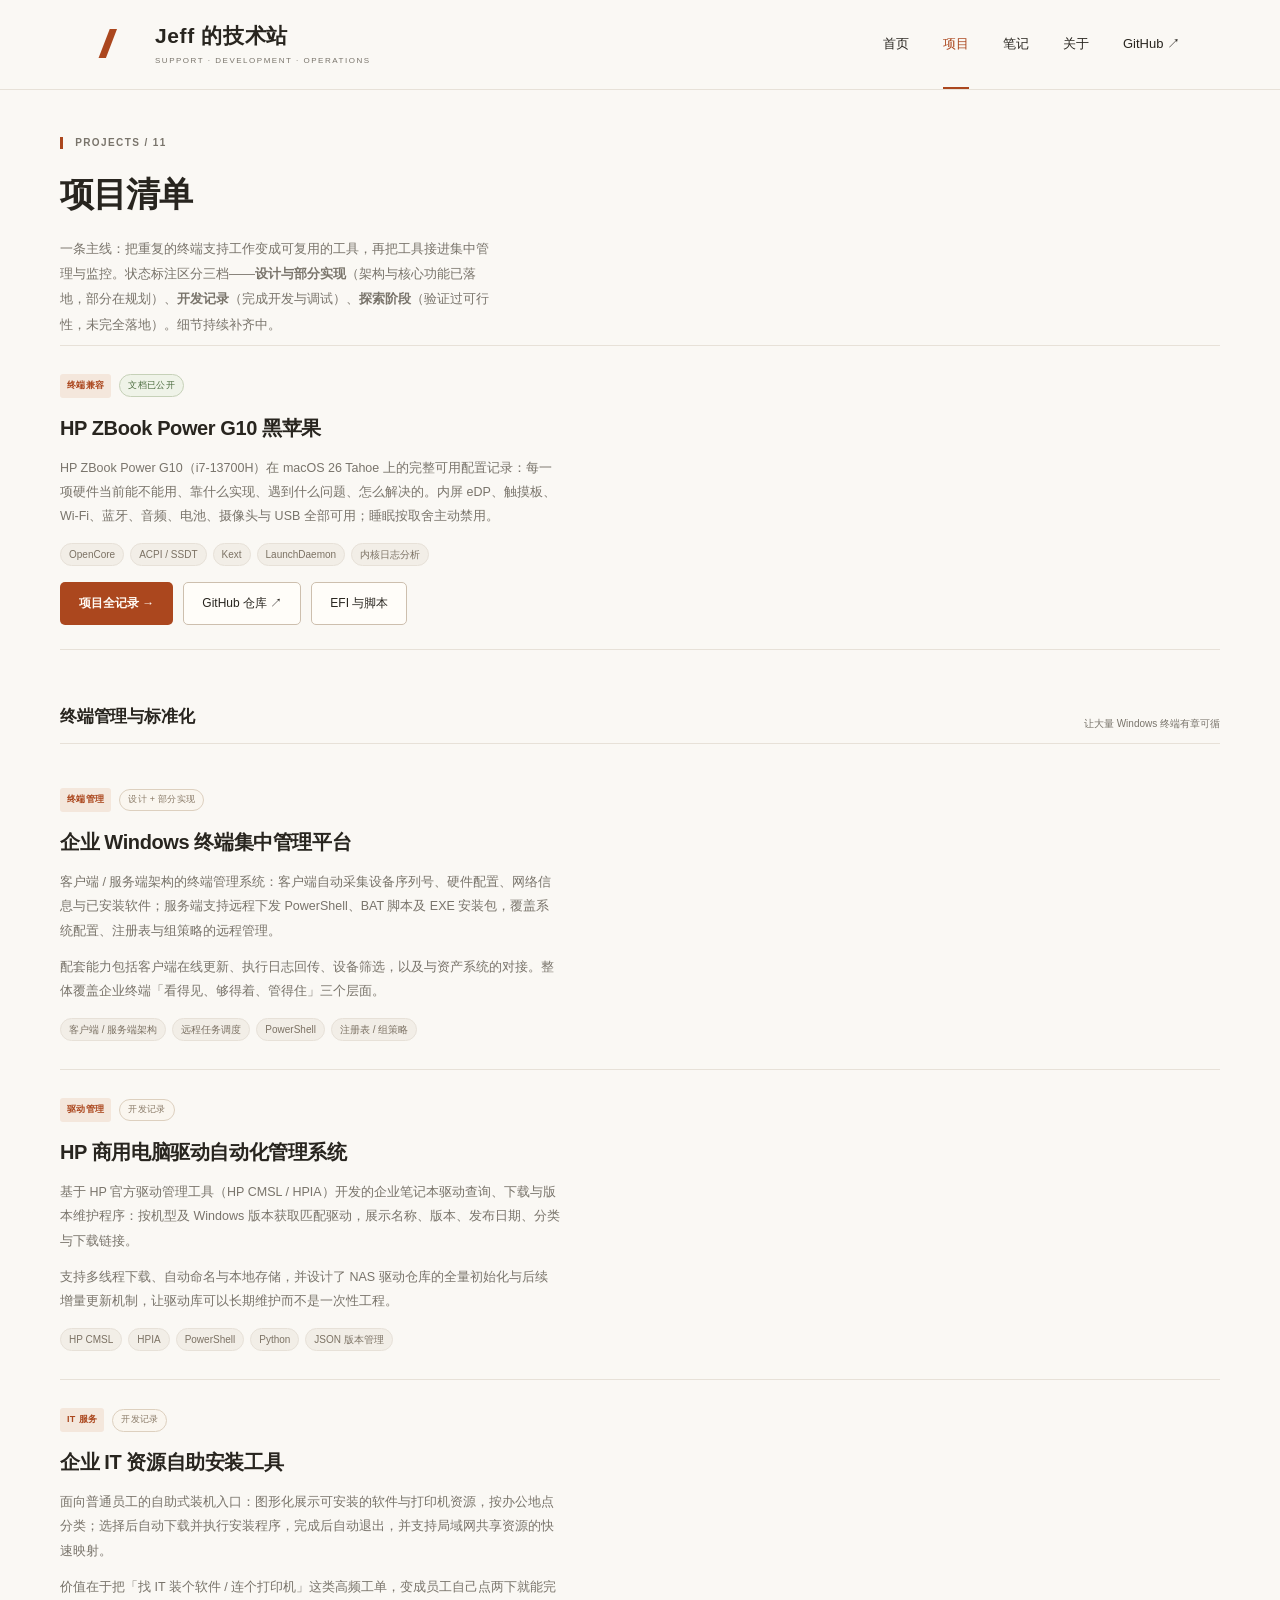
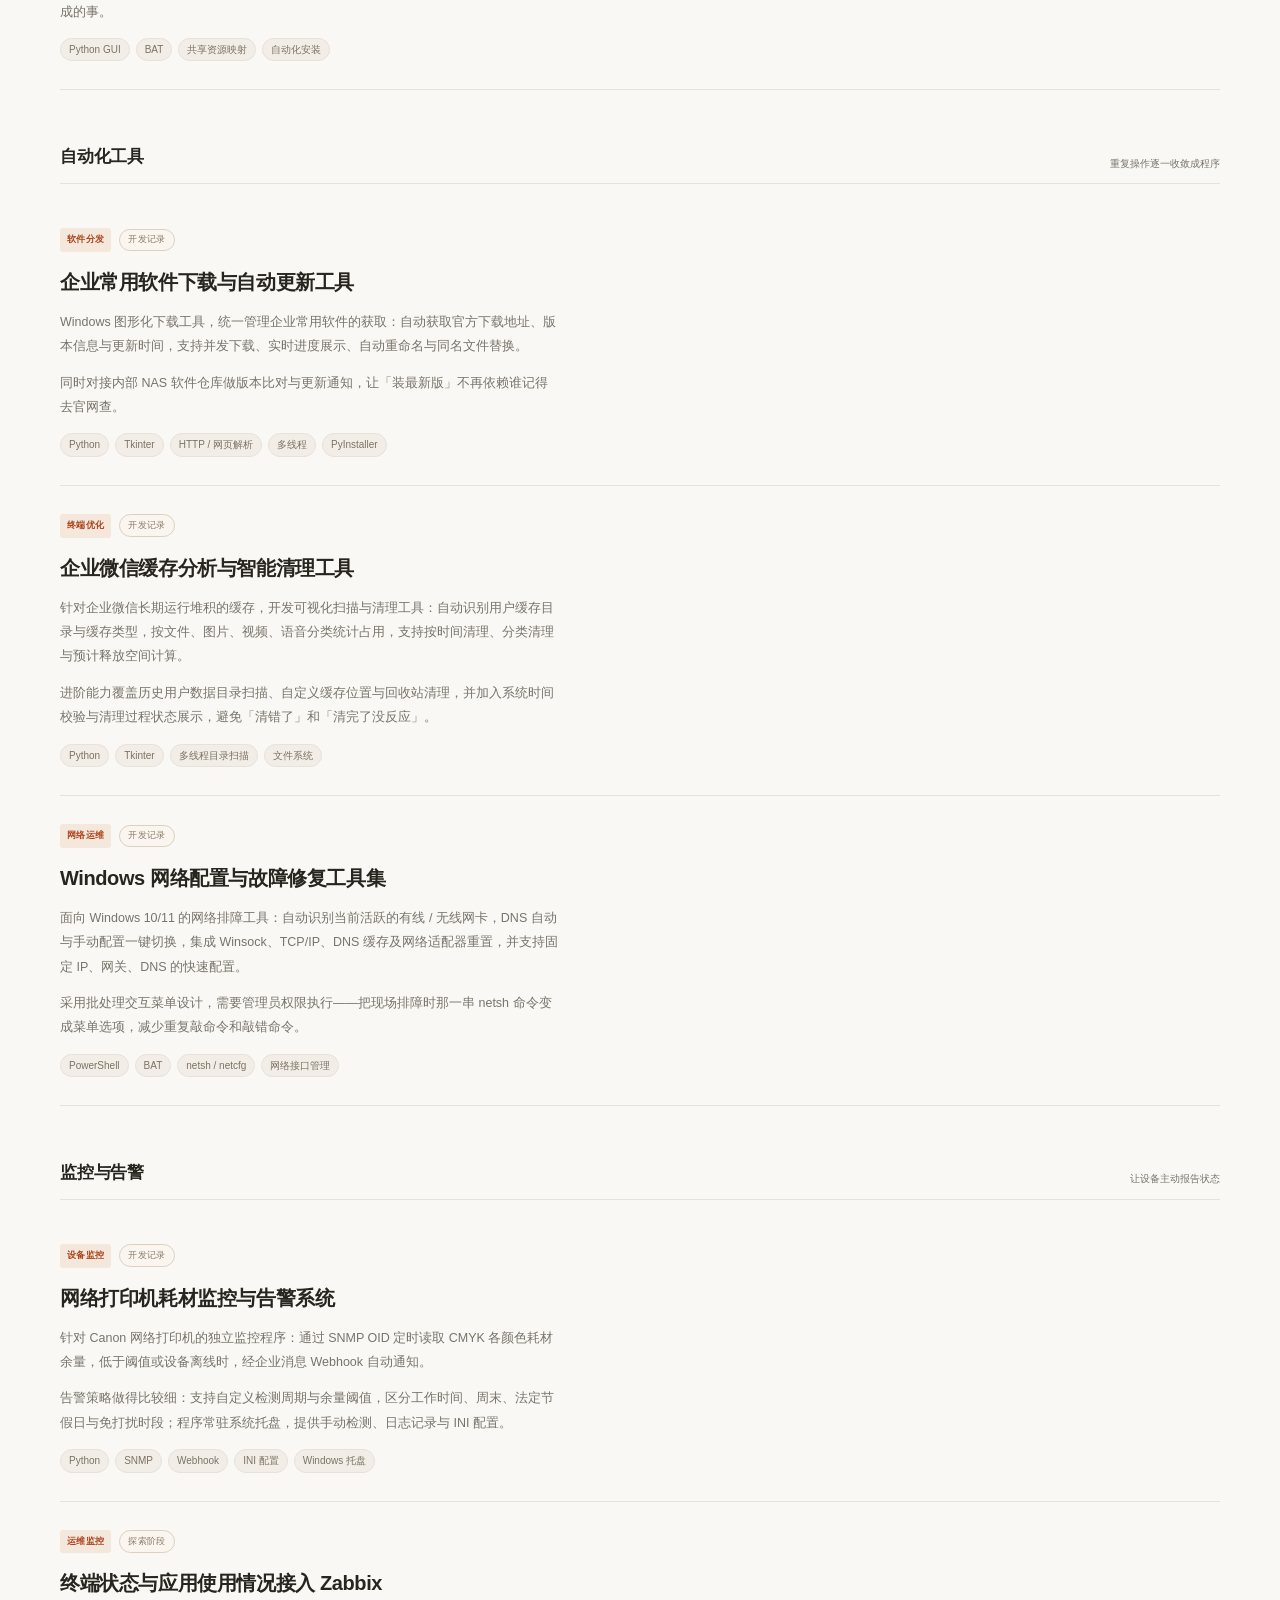
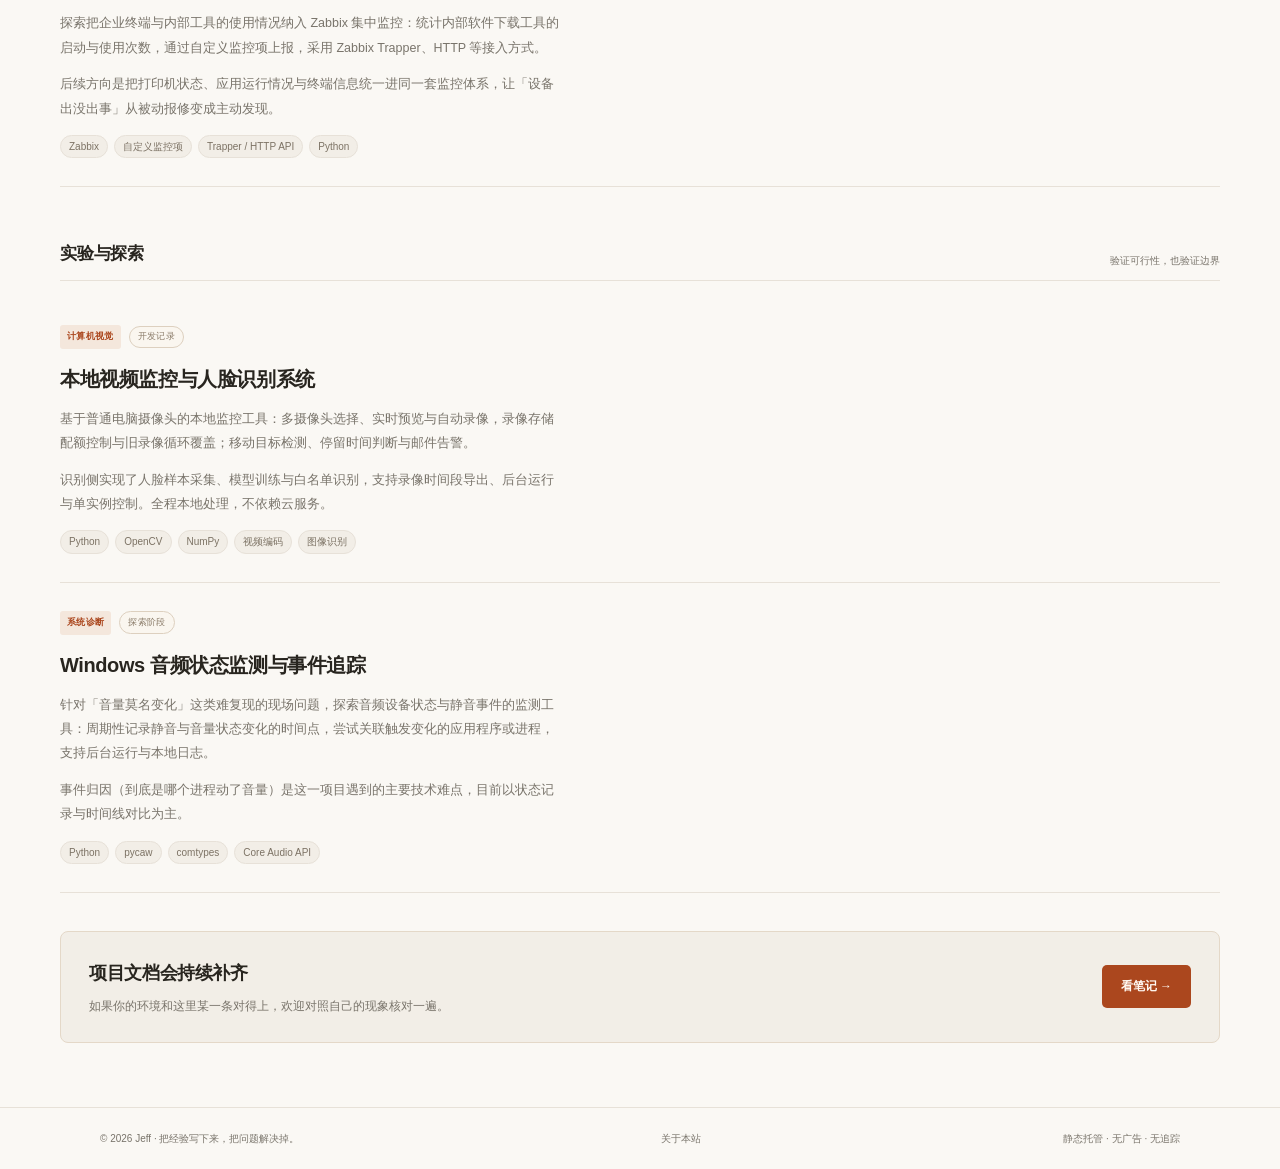
<file: projects.html>
<!doctype html>
<html lang="zh-CN">
<head>
<meta charset="utf-8">
<meta name="viewport" content="width=device-width,initial-scale=1">
<meta name="color-scheme" content="light">
<meta name="description" content="Jeff 的项目清单：Windows 终端集中管理、软件分发、驱动自动化、SNMP 打印机监控、企微缓存清理、视频监控与黑苹果配置，共 11 个项目记录。">
<title>项目 · Jeff 的技术站</title>
<link rel="icon" href="favicon.svg" type="image/svg+xml">
<link rel="stylesheet" href="style.css">
<script src="site.js" defer></script>
</head>
<body>
<a class="skip" href="#main">跳转到正文</a>
<header class="topbar">
  <a class="brand" href="index.html"><span class="brand-mark">//</span><span>Jeff 的技术站<small>SUPPORT · DEVELOPMENT · OPERATIONS</small></span></a>
  <nav class="top-nav" aria-label="主导航">
    <a href="index.html">首页</a>
    <a href="projects.html" aria-current="page">项目</a>
    <a href="notes.html">笔记</a>
    <a href="about.html">关于</a>
    <a href="https://github.com/EnormousKnob" target="_blank" rel="noopener noreferrer">GitHub ↗</a>
  </nav>
  <button class="mobile-menu" aria-expanded="false" aria-controls="sidebar" aria-label="展开导航">☰</button>
</header>

<main id="main" tabindex="-1">
<div class="wrap page">
  <p class="eyebrow"><span class="orange-line"></span> PROJECTS / 11</p>
  <h1 class="page-title">项目清单</h1>
  <p class="page-lede">一条主线：把重复的终端支持工作变成可复用的工具，再把工具接进集中管理与监控。状态标注区分三档——<b>设计与部分实现</b>（架构与核心功能已落地，部分在规划）、<b>开发记录</b>（完成开发与调试）、<b>探索阶段</b>（验证过可行性，未完全落地）。细节持续补齐中。</p>

  <section class="proj-block" id="hackintosh">
    <div class="proj-top"><span class="tag">终端兼容</span><span class="status live">文档已公开</span></div>
    <h2>HP ZBook Power G10 黑苹果</h2>
    <p>HP ZBook Power G10（i7-13700H）在 macOS 26 Tahoe 上的完整可用配置记录：每一项硬件当前能不能用、靠什么实现、遇到什么问题、怎么解决的。内屏 eDP、触摸板、Wi-Fi、蓝牙、音频、电池、摄像头与 USB 全部可用；睡眠按取舍主动禁用。</p>
    <div class="stack-row"><span class="chip">OpenCore</span><span class="chip">ACPI / SSDT</span><span class="chip">Kext</span><span class="chip">LaunchDaemon</span><span class="chip">内核日志分析</span></div>
    <div class="links">
      <a class="btn btn-primary" href="overview.html">项目全记录 →</a>
      <a class="btn btn-ghost" href="https://github.com/EnormousKnob/zbook-g10-hackintosh" target="_blank" rel="noopener noreferrer">GitHub 仓库 ↗</a>
      <a class="btn btn-ghost" href="files.html">EFI 与脚本</a>
    </div>
  </section>

  <div class="sec-head" style="margin-top:52px">
    <h2>终端管理与标准化</h2>
    <span>让大量 Windows 终端有章可循</span>
  </div>

  <section class="proj-block" id="terminal">
    <div class="proj-top"><span class="tag">终端管理</span><span class="status">设计 + 部分实现</span></div>
    <h2>企业 Windows 终端集中管理平台</h2>
    <p>客户端 / 服务端架构的终端管理系统：客户端自动采集设备序列号、硬件配置、网络信息与已安装软件；服务端支持远程下发 PowerShell、BAT 脚本及 EXE 安装包，覆盖系统配置、注册表与组策略的远程管理。</p>
    <p>配套能力包括客户端在线更新、执行日志回传、设备筛选，以及与资产系统的对接。整体覆盖企业终端「看得见、够得着、管得住」三个层面。</p>
    <div class="stack-row"><span class="chip">客户端 / 服务端架构</span><span class="chip">远程任务调度</span><span class="chip">PowerShell</span><span class="chip">注册表 / 组策略</span></div>
  </section>

  <section class="proj-block" id="hpdrv">
    <div class="proj-top"><span class="tag">驱动管理</span><span class="status">开发记录</span></div>
    <h2>HP 商用电脑驱动自动化管理系统</h2>
    <p>基于 HP 官方驱动管理工具（HP CMSL / HPIA）开发的企业笔记本驱动查询、下载与版本维护程序：按机型及 Windows 版本获取匹配驱动，展示名称、版本、发布日期、分类与下载链接。</p>
    <p>支持多线程下载、自动命名与本地存储，并设计了 NAS 驱动仓库的全量初始化与后续增量更新机制，让驱动库可以长期维护而不是一次性工程。</p>
    <div class="stack-row"><span class="chip">HP CMSL</span><span class="chip">HPIA</span><span class="chip">PowerShell</span><span class="chip">Python</span><span class="chip">JSON 版本管理</span></div>
  </section>

  <section class="proj-block" id="selfsvc">
    <div class="proj-top"><span class="tag">IT 服务</span><span class="status">开发记录</span></div>
    <h2>企业 IT 资源自助安装工具</h2>
    <p>面向普通员工的自助式装机入口：图形化展示可安装的软件与打印机资源，按办公地点分类；选择后自动下载并执行安装程序，完成后自动退出，并支持局域网共享资源的快速映射。</p>
    <p>价值在于把「找 IT 装个软件 / 连个打印机」这类高频工单，变成员工自己点两下就能完成的事。</p>
    <div class="stack-row"><span class="chip">Python GUI</span><span class="chip">BAT</span><span class="chip">共享资源映射</span><span class="chip">自动化安装</span></div>
  </section>

  <div class="sec-head" style="margin-top:52px">
    <h2>自动化工具</h2>
    <span>重复操作逐一收敛成程序</span>
  </div>

  <section class="proj-block" id="softdl">
    <div class="proj-top"><span class="tag">软件分发</span><span class="status">开发记录</span></div>
    <h2>企业常用软件下载与自动更新工具</h2>
    <p>Windows 图形化下载工具，统一管理企业常用软件的获取：自动获取官方下载地址、版本信息与更新时间，支持并发下载、实时进度展示、自动重命名与同名文件替换。</p>
    <p>同时对接内部 NAS 软件仓库做版本比对与更新通知，让「装最新版」不再依赖谁记得去官网查。</p>
    <div class="stack-row"><span class="chip">Python</span><span class="chip">Tkinter</span><span class="chip">HTTP / 网页解析</span><span class="chip">多线程</span><span class="chip">PyInstaller</span></div>
  </section>

  <section class="proj-block" id="wecache">
    <div class="proj-top"><span class="tag">终端优化</span><span class="status">开发记录</span></div>
    <h2>企业微信缓存分析与智能清理工具</h2>
    <p>针对企业微信长期运行堆积的缓存，开发可视化扫描与清理工具：自动识别用户缓存目录与缓存类型，按文件、图片、视频、语音分类统计占用，支持按时间清理、分类清理与预计释放空间计算。</p>
    <p>进阶能力覆盖历史用户数据目录扫描、自定义缓存位置与回收站清理，并加入系统时间校验与清理过程状态展示，避免「清错了」和「清完了没反应」。</p>
    <div class="stack-row"><span class="chip">Python</span><span class="chip">Tkinter</span><span class="chip">多线程目录扫描</span><span class="chip">文件系统</span></div>
  </section>

  <section class="proj-block" id="netfix">
    <div class="proj-top"><span class="tag">网络运维</span><span class="status">开发记录</span></div>
    <h2>Windows 网络配置与故障修复工具集</h2>
    <p>面向 Windows 10/11 的网络排障工具：自动识别当前活跃的有线 / 无线网卡，DNS 自动与手动配置一键切换，集成 Winsock、TCP/IP、DNS 缓存及网络适配器重置，并支持固定 IP、网关、DNS 的快速配置。</p>
    <p>采用批处理交互菜单设计，需要管理员权限执行——把现场排障时那一串 netsh 命令变成菜单选项，减少重复敲命令和敲错命令。</p>
    <div class="stack-row"><span class="chip">PowerShell</span><span class="chip">BAT</span><span class="chip">netsh / netcfg</span><span class="chip">网络接口管理</span></div>
  </section>

  <div class="sec-head" style="margin-top:52px">
    <h2>监控与告警</h2>
    <span>让设备主动报告状态</span>
  </div>

  <section class="proj-block" id="snmp">
    <div class="proj-top"><span class="tag">设备监控</span><span class="status">开发记录</span></div>
    <h2>网络打印机耗材监控与告警系统</h2>
    <p>针对 Canon 网络打印机的独立监控程序：通过 SNMP OID 定时读取 CMYK 各颜色耗材余量，低于阈值或设备离线时，经企业消息 Webhook 自动通知。</p>
    <p>告警策略做得比较细：支持自定义检测周期与余量阈值，区分工作时间、周末、法定节假日与免打扰时段；程序常驻系统托盘，提供手动检测、日志记录与 INI 配置。</p>
    <div class="stack-row"><span class="chip">Python</span><span class="chip">SNMP</span><span class="chip">Webhook</span><span class="chip">INI 配置</span><span class="chip">Windows 托盘</span></div>
  </section>

  <section class="proj-block" id="zabbix">
    <div class="proj-top"><span class="tag">运维监控</span><span class="status">探索阶段</span></div>
    <h2>终端状态与应用使用情况接入 Zabbix</h2>
    <p>探索把企业终端与内部工具的使用情况纳入 Zabbix 集中监控：统计内部软件下载工具的启动与使用次数，通过自定义监控项上报，采用 Zabbix Trapper、HTTP 等接入方式。</p>
    <p>后续方向是把打印机状态、应用运行情况与终端信息统一进同一套监控体系，让「设备出没出事」从被动报修变成主动发现。</p>
    <div class="stack-row"><span class="chip">Zabbix</span><span class="chip">自定义监控项</span><span class="chip">Trapper / HTTP API</span><span class="chip">Python</span></div>
  </section>

  <div class="sec-head" style="margin-top:52px">
    <h2>实验与探索</h2>
    <span>验证可行性，也验证边界</span>
  </div>

  <section class="proj-block" id="cam">
    <div class="proj-top"><span class="tag">计算机视觉</span><span class="status">开发记录</span></div>
    <h2>本地视频监控与人脸识别系统</h2>
    <p>基于普通电脑摄像头的本地监控工具：多摄像头选择、实时预览与自动录像，录像存储配额控制与旧录像循环覆盖；移动目标检测、停留时间判断与邮件告警。</p>
    <p>识别侧实现了人脸样本采集、模型训练与白名单识别，支持录像时间段导出、后台运行与单实例控制。全程本地处理，不依赖云服务。</p>
    <div class="stack-row"><span class="chip">Python</span><span class="chip">OpenCV</span><span class="chip">NumPy</span><span class="chip">视频编码</span><span class="chip">图像识别</span></div>
  </section>

  <section class="proj-block" id="audio">
    <div class="proj-top"><span class="tag">系统诊断</span><span class="status">探索阶段</span></div>
    <h2>Windows 音频状态监测与事件追踪</h2>
    <p>针对「音量莫名变化」这类难复现的现场问题，探索音频设备状态与静音事件的监测工具：周期性记录静音与音量状态变化的时间点，尝试关联触发变化的应用程序或进程，支持后台运行与本地日志。</p>
    <p>事件归因（到底是哪个进程动了音量）是这一项目遇到的主要技术难点，目前以状态记录与时间线对比为主。</p>
    <div class="stack-row"><span class="chip">Python</span><span class="chip">pycaw</span><span class="chip">comtypes</span><span class="chip">Core Audio API</span></div>
  </section>

  <section class="cta">
    <div>
      <h3>项目文档会持续补齐</h3>
      <p>如果你的环境和这里某一条对得上，欢迎对照自己的现象核对一遍。</p>
    </div>
    <a class="btn btn-primary" href="notes.html">看笔记 →</a>
  </section>
</div>
</main>

<footer class="site-footer">
  <span>© 2026 Jeff · 把经验写下来，把问题解决掉。</span>
  <a href="about.html">关于本站</a>
  <span>静态托管 · 无广告 · 无追踪</span>
</footer>
<div class="toast" role="status" aria-live="polite"></div>
</body>
</html>
</file>
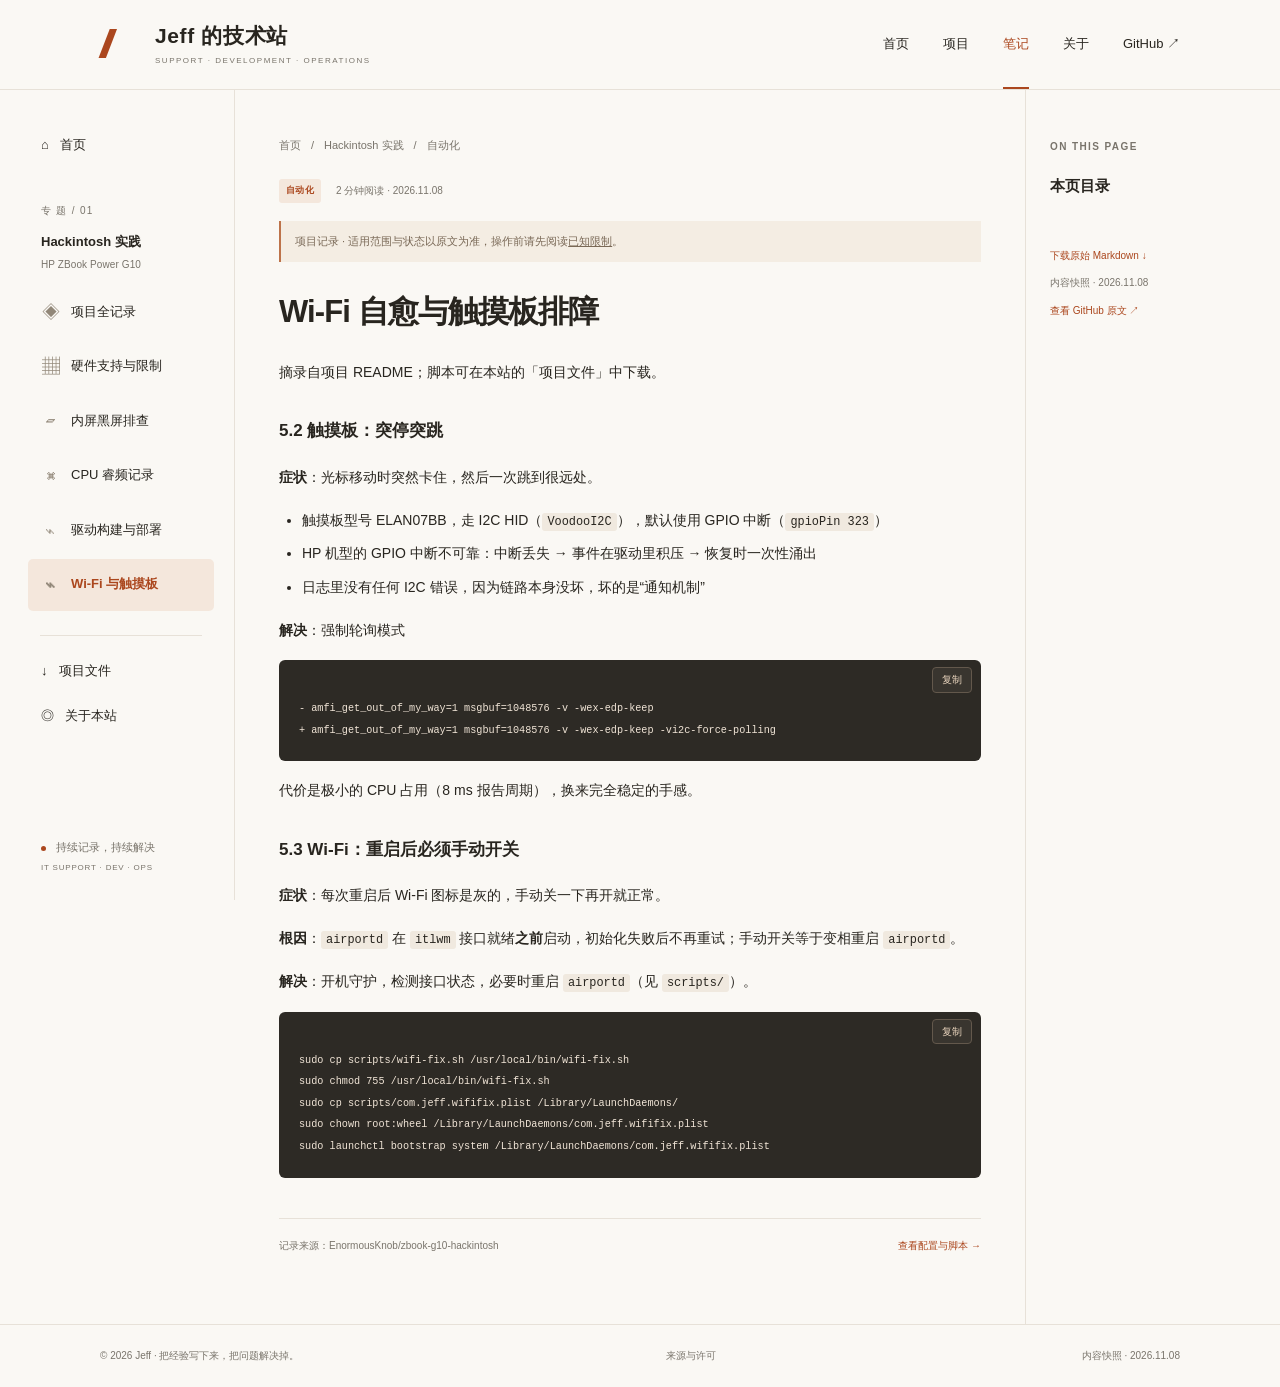
<file: wifi.html>
<!doctype html><html lang="zh-CN"><head><meta charset="utf-8"><meta name="viewport" content="width=device-width,initial-scale=1"><meta name="color-scheme" content="light"><meta name="description" content="Jeff 的个人技术站：IT 支持、开发与运维实践，HP ZBook Power G10 黑苹果配置与故障排查记录。"><title>Wi-Fi 自愈与触摸板排障 · Jeff 的技术站</title><link rel="icon" href="favicon.svg" type="image/svg+xml"><link rel="stylesheet" href="style.css"><script src="site.js" defer></script></head><body><a class="skip" href="#main">跳转到正文</a><header class="topbar"><a class="brand" href="index.html"><span class="brand-mark">//</span><span>Jeff 的技术站<small>SUPPORT · DEVELOPMENT · OPERATIONS</small></span></a><nav class="top-nav" aria-label="主导航"><a href="index.html">首页</a><a href="projects.html">项目</a><a href="notes.html" aria-current="page">笔记</a><a href="about.html">关于</a><a href="https://github.com/EnormousKnob" target="_blank" rel="noopener noreferrer">GitHub ↗</a></nav><button class="mobile-menu" aria-expanded="false" aria-controls="sidebar" aria-label="展开文档导航">☰</button></header><div class="layout"><aside class="sidebar" id="sidebar"><a class="side-home " href="index.html"><span>⌂</span> 首页</a><p class="side-label">专 题 / 01</p><div class="side-topic">Hackintosh 实践<span>HP ZBook Power G10</span></div><nav aria-label="专题文档"><a href="overview.html" ><span class="nav-icon">◈</span>项目全记录</a><a href="hardware.html" ><span class="nav-icon">▦</span>硬件支持与限制</a><a href="display.html" ><span class="nav-icon">▱</span>内屏黑屏排查</a><a href="cpu.html" ><span class="nav-icon">⌘</span>CPU 睿频记录</a><a href="build.html" ><span class="nav-icon">⌁</span>驱动构建与部署</a><a href="wifi.html" aria-current="page" class="selected"><span class="nav-icon">⌁</span>Wi-Fi 与触摸板</a></nav><div class="side-divider"></div><a class="" href="files.html"><span>↓</span> 项目文件</a><a class="" href="about.html"><span>◎</span> 关于本站</a><div class="sidebar-foot"><span class="status-dot"></span> 持续记录，持续解决<br><small>IT SUPPORT · DEV · OPS</small></div></aside><main id="main" tabindex="-1"><div class="breadcrumb"><a href="index.html">首页</a><span>/</span><a href="overview.html">Hackintosh 实践</a><span>/</span>自动化</div><div class="article-meta"><span class="tag">自动化</span><span>2 分钟阅读 · 2026.11.08</span></div><div class="article-source-note">项目记录 · 适用范围与状态以原文为准，操作前请先阅读<a href="hardware.html">已知限制</a>。</div><article class="prose"><h1 id="wi-fi-自愈与触摸板排障">Wi-Fi 自愈与触摸板排障</h1>
<p>摘录自项目 README；脚本可在本站的「项目文件」中下载。</p>
<h3 id="52-触摸板突停突跳">5.2 触摸板：突停突跳</h3>
<p><strong>症状</strong>：光标移动时突然卡住，然后一次跳到很远处。</p>
<ul>
<li>触摸板型号 ELAN07BB，走 I2C HID（<code>VoodooI2C</code>），默认使用 GPIO 中断（<code>gpioPin 323</code>）</li>
<li>HP 机型的 GPIO 中断不可靠：中断丢失 → 事件在驱动里积压 → 恢复时一次性涌出</li>
<li>日志里没有任何 I2C 错误，因为链路本身没坏，坏的是“通知机制”</li>
</ul>
<p><strong>解决</strong>：强制轮询模式</p>
<div class="code-block"><button class="copy-code" type="button" aria-label="复制代码">复制</button><pre><code class="language-diff">- amfi_get_out_of_my_way=1 msgbuf=1048576 -v -wex-edp-keep
+ amfi_get_out_of_my_way=1 msgbuf=1048576 -v -wex-edp-keep -vi2c-force-polling
</code></pre></div>
<p>代价是极小的 CPU 占用（8 ms 报告周期），换来完全稳定的手感。</p>
<h3 id="53-wi-fi重启后必须手动开关">5.3 Wi-Fi：重启后必须手动开关</h3>
<p><strong>症状</strong>：每次重启后 Wi-Fi 图标是灰的，手动关一下再开就正常。</p>
<p><strong>根因</strong>：<code>airportd</code> 在 <code>itlwm</code> 接口就绪<strong>之前</strong>启动，初始化失败后不再重试；手动开关等于变相重启 <code>airportd</code>。</p>
<p><strong>解决</strong>：开机守护，检测接口状态，必要时重启 <code>airportd</code>（见 <code>scripts/</code>）。</p>
<div class="code-block"><button class="copy-code" type="button" aria-label="复制代码">复制</button><pre><code class="language-bash">sudo cp scripts/wifi-fix.sh /usr/local/bin/wifi-fix.sh
sudo chmod 755 /usr/local/bin/wifi-fix.sh
sudo cp scripts/com.jeff.wififix.plist /Library/LaunchDaemons/
sudo chown root:wheel /Library/LaunchDaemons/com.jeff.wififix.plist
sudo launchctl bootstrap system /Library/LaunchDaemons/com.jeff.wififix.plist
</code></pre></div>
</article><div class="article-end"><span>记录来源：EnormousKnob/zbook-g10-hackintosh</span><a href="files.html">查看配置与脚本 →</a></div></main><aside class="right-rail"><div class="toc"><p class="eyebrow">ON THIS PAGE</p><h3>本页目录</h3></div><div class="rail-source"><a href="source-README.md" download>下载原始 Markdown ↓</a><p>内容快照 · 2026.11.08</p><a href="https://github.com/EnormousKnob/zbook-g10-hackintosh/blob/8d82ccede59dbaedd293be48a9fbbe55233f8ebf/README.md">查看 GitHub 原文 ↗</a></div></aside></div><footer class="site-footer"><span>© 2026 Jeff · 把经验写下来，把问题解决掉。</span><a href="about.html">来源与许可</a><span>内容快照 · 2026.11.08</span></footer><div class="toast" role="status" aria-live="polite"></div></body></html>
</file>
<file: style.css>
:root{--paper:#faf8f4;--card:#fffdf9;--ink:#28251f;--muted:#79746b;--line:#e7e1d8;--orange:#ab471e;--wash:#f4e7dc;--soft:#f2eee7}*{box-sizing:border-box}html{scroll-behavior:smooth;scroll-padding-top:100px}body{margin:0;background:var(--paper);color:var(--ink);font-family:-apple-system,BlinkMacSystemFont,"Segoe UI","Microsoft YaHei",sans-serif;font-size:14px;line-height:1.75}a{color:inherit;text-decoration:none}button,input{font:inherit}button,a,input{touch-action:manipulation}button{cursor:pointer}a:focus-visible,button:focus-visible,input:focus-visible,summary:focus-visible{outline:3px solid #c57651;outline-offset:4px}a:hover{color:var(--orange)}.topbar{height:90px;border-bottom:1px solid var(--line);display:flex;align-items:center;justify-content:space-between;padding:0 42px;position:sticky;top:0;background:rgba(250,248,244,.97);z-index:20}.brand{display:flex;align-items:center;gap:15px;font-size:21px;font-weight:750;letter-spacing:.03em;line-height:1.25}.brand-mark{font-size:39px;color:var(--orange);font-style:italic;font-weight:900;letter-spacing:-8px;width:40px}.brand small{display:block;font-size:8px;letter-spacing:.19em;color:var(--muted);margin-top:6px;font-weight:500}.top-nav{display:flex;align-items:center;gap:34px;font-size:13px}.top-nav a[aria-current]{color:var(--orange);position:relative}.top-nav a[aria-current]:after{content:"";height:2px;background:var(--orange);position:absolute;bottom:-33px;left:0;right:0}.layout{max-width:1680px;margin:auto;display:grid;grid-template-columns:235px minmax(0,1fr) 255px;min-height:calc(100vh - 165px)}.sidebar{position:sticky;top:90px;height:calc(100vh - 90px);padding:34px 20px 24px 28px;border-right:1px solid var(--line);font-size:13px;overflow:auto;display:flex;flex-direction:column}.sidebar a{display:flex;align-items:center;gap:11px;padding:10px 13px;border-radius:5px;margin-bottom:3px}.sidebar a.selected{color:var(--orange);background:var(--wash);font-weight:650}.side-label{font-size:10px;letter-spacing:.13em;color:var(--muted);margin:32px 13px 12px}.side-topic{font-weight:700;margin:0 13px 13px}.side-topic span{display:block;color:var(--muted);font-size:10px;font-weight:400;letter-spacing:.01em;margin-top:2px}.nav-icon{font-size:18px;width:19px;text-align:center;color:#918778}.side-divider{border-top:1px solid var(--line);margin:21px 12px 14px}.sidebar-foot{margin-top:auto;padding:50px 13px 0;font-size:11px;color:var(--muted)}.sidebar-foot small{font-size:8px;letter-spacing:.1em}.status-dot{display:inline-block;width:5px;height:5px;border-radius:50%;background:var(--orange);margin-right:7px}.layout main{min-width:0;padding:46px 44px 70px}.right-rail{border-left:1px solid var(--line);padding:48px 24px;font-size:12px}.eyebrow{font-size:10px;letter-spacing:.14em;font-weight:650;color:var(--muted);margin:0 0 17px}.orange-line{display:inline-block;width:3px;height:12px;background:var(--orange);margin-right:8px;vertical-align:middle}.hero{position:relative;min-height:290px;padding:0 0 30px;overflow:hidden}.hero h1{font-size:clamp(30px,3.2vw,46px);letter-spacing:-.055em;line-height:1.37;margin:22px 0 19px;font-weight:780;position:relative;z-index:2}.hero h1 span{color:var(--orange)}.hero-description{color:var(--muted);font-size:13px;line-height:1.9;position:relative;z-index:2}.hero-meta{display:flex;align-items:center;gap:13px;font-size:10px;color:var(--muted);margin-top:28px}.hero-meta i{height:3px;width:3px;border-radius:50%;background:#c5b8a6}.hero-line-art{position:absolute;right:0;top:75px;width:150px;transform:rotate(-8deg);opacity:.72}.art-window{border:1px solid #bca48e;border-radius:7px;background:linear-gradient(130deg,#fffdf7,#eedbca);box-shadow:9px 12px 0 #eee5da;padding:11px 14px 19px}.art-window>div{display:flex;gap:4px;border-bottom:1px solid #cab8a6;padding-bottom:8px}.art-window i{height:3px;width:3px;background:#a27a5c;border-radius:50%}.art-window b{display:block;color:var(--orange);font-size:25px;padding-top:6px}.art-window>span{font-family:monospace;font-size:11px;line-height:1.3;display:block}.art-window em{font-style:normal;color:var(--orange)}.art-label{font:7px monospace;letter-spacing:.2em;margin-top:18px;text-align:center}.search-box{display:flex;align-items:center;gap:12px;background:var(--card);border:1px solid #d9d0c5;border-radius:7px;padding:12px 16px;box-shadow:0 2px 0 #eee7df}.search-box>span{font-size:25px;line-height:1;color:var(--orange)}.search-box input{min-width:0;width:100%;border:0;background:transparent;outline:none;color:var(--ink);font-size:13px}.search-box kbd{font:11px monospace;border:1px solid var(--line);padding:0 6px;color:var(--muted);border-radius:3px}.filter-row{display:flex;gap:5px;flex-wrap:wrap;margin:19px 0 26px}.filter-row button{border:0;background:transparent;padding:5px 12px;border-radius:4px;font-size:11px;color:var(--muted)}.filter-row button.active{background:var(--ink);color:var(--paper)}.feature{display:flex;position:relative;min-height:245px;background:#f1e7db;border:1px solid #e1d1bf;border-radius:8px;padding:27px 30px;overflow:hidden}.tag{font-size:9px;font-weight:650;color:var(--orange);background:var(--wash);padding:4px 7px;border-radius:3px;letter-spacing:.04em;white-space:nowrap}.feature .tag{background:#e8d3bd}.feature h2{font-size:30px;line-height:1.35;letter-spacing:-.03em;margin:14px 0 12px}.feature p{font-size:11px;color:#7f715f;line-height:1.8;margin:0 0 17px}.feature-link{font-size:11px;color:var(--orange);font-weight:650}.feature-link b{margin-left:20px}.device-art{position:absolute;right:6%;top:63px;width:190px;transform:rotate(-7deg)}.screen{height:132px;border:5px solid #63584e;border-radius:7px;background:linear-gradient(135deg,#eeb780,#d8854c 45%,#8d3f27);box-shadow:9px 10px 22px #76512e20;text-align:center;padding-top:10px;color:#fff7e9}.screen>span{font:6px monospace;letter-spacing:.1em}.screen b{display:block;font:italic 44px Georgia,serif;line-height:1.2;margin-top:6px}.screen b span{color:#f5d49e}.screen small{font:6px monospace;letter-spacing:.15em}.device-base{background:#c8bfb1;height:9px;width:220px;margin-left:-15px;border-radius:1px 1px 50% 50%;border-bottom:3px solid #8d8172}.section-title{display:flex;align-items:center;justify-content:space-between;margin:32px 0 16px}.section-title h2{font-size:17px;margin:0}.section-title>span{font-size:10px;color:var(--muted)}.card-grid{display:grid;grid-template-columns:repeat(2,minmax(0,1fr));gap:14px}.article-card{padding:21px 22px 16px;background:var(--card);border:1px solid var(--line);border-radius:6px;display:flex;flex-direction:column;transition:border-color .2s,transform .2s}.article-card:hover{border-color:#c49b7a;transform:translateY(-2px)}.card-top,.card-bottom{display:flex;justify-content:space-between;align-items:center}.card-number{font:10px monospace;color:#ad9f8e}.article-card h3{font-size:16px;line-height:1.55;margin:15px 0 9px;color:var(--ink)}.article-card p{font-size:11px;line-height:1.85;color:var(--muted);margin:0 0 20px}.card-bottom{margin-top:auto;font-size:10px;color:var(--muted)}.arrow{font-size:19px;color:var(--orange)}.right-rail h3{font-size:15px;margin:0 0 20px}.path-link{display:flex;gap:10px;align-items:flex-start;padding:14px 0;border-bottom:1px solid var(--line);font-size:11px}.path-link b{font:11px monospace;color:#ba8e68;margin-top:3px}.path-link span{flex:1}.path-link small{display:block;color:var(--muted);font-size:9px;margin-top:3px;line-height:1.7}.rail-note{border:1px solid #e1d2bf;background:#f5eee3;border-radius:5px;padding:19px 16px;margin:32px 0}.rail-note>span{font-size:9px;letter-spacing:.08em;color:var(--orange)}.rail-note h3{margin:9px 0;font-size:16px}.rail-note p{color:var(--muted);font-size:11px;line-height:1.9}.rail-note a{font-size:10px;color:var(--orange)}.rail-source{font-size:10px;color:var(--muted);overflow-wrap:anywhere;margin-top:28px}.rail-source a{color:var(--orange);font-size:10px}.rail-source code{font:10px monospace}.site-footer{border-top:1px solid var(--line);padding:22px 40px;display:flex;justify-content:space-between;font-size:10px;color:var(--muted);gap:15px}.mobile-menu{display:none}.breadcrumb{font-size:11px;color:var(--muted);display:flex;gap:10px;flex-wrap:wrap;margin-bottom:24px}.article-meta{display:flex;gap:15px;align-items:center;font-size:10px;color:var(--muted);margin-bottom:18px}.article-source-note{font-size:11px;border-left:2px solid #bd734a;background:#f4ede3;padding:11px 14px;color:#7a6957;margin-bottom:28px}.article-source-note a{text-decoration:underline}.prose{font-size:14px;line-height:1.95;overflow-wrap:anywhere}.prose h1{font-size:31px;line-height:1.45;letter-spacing:-.03em;margin:0 0 24px}.prose h2{font-size:22px;margin:44px 0 18px;padding-bottom:9px;border-bottom:1px solid var(--line)}.prose h3{font-size:17px;margin:28px 0 14px}.prose p{margin:16px 0}.prose a{color:var(--orange);text-decoration:underline;text-underline-offset:3px}.prose ul,.prose ol{padding-left:23px}.prose li{margin:6px 0}.prose blockquote{margin:22px 0;padding:3px 19px;background:#f1e9de;border-left:3px solid #b78056;color:#665745}.prose code{font-family:Consolas,"SFMono-Regular",monospace;font-size:.85em;background:#f0e9df;padding:2px 5px;border-radius:3px;word-break:break-word}.code-block{position:relative}.prose pre{background:#2d2a25;color:#f1e5d7;border-radius:6px;padding:38px 20px 20px;overflow:auto;font-size:12px;line-height:1.8;tab-size:4}.prose pre code{background:none;padding:0;color:inherit;word-break:normal}.copy-code{position:absolute;top:7px;right:9px;border:1px solid #63584c;color:#e9d4bd;background:#39352f;border-radius:4px;font-size:10px;padding:2px 9px}.table-scroll{max-width:100%;overflow:auto;margin:23px 0;border:1px solid var(--line);border-radius:5px}.prose table{border-collapse:collapse;width:100%;min-width:420px;font-size:12px;line-height:1.75}.prose th,.prose td{padding:11px 13px;border-bottom:1px solid var(--line);text-align:left;vertical-align:top}.prose th{background:#eee6db;white-space:nowrap;font-weight:600}.prose tr:last-child td{border-bottom:0}.prose tr:nth-child(even) td{background:#f6f2ec}.prose img{max-width:100%;height:auto;border-radius:4px;cursor:zoom-in}.prose hr{border:0;border-top:1px solid var(--line);margin:38px 0}.prose summary{cursor:pointer;color:var(--orange);padding:10px 0}.toc{position:sticky;top:125px;max-height:65vh;overflow:auto}.toc a{display:block;font-size:11px;line-height:1.65;margin:0 0 12px;color:var(--muted);border-left:1px solid var(--line);padding-left:12px}.toc a:hover,.toc a.current{color:var(--orange);border-color:var(--orange)}.article-end{border-top:1px solid var(--line);margin-top:40px;padding-top:18px;display:flex;flex-wrap:wrap;gap:12px;font-size:10px;justify-content:space-between;color:var(--muted)}.article-end a{color:var(--orange)}.page-title{font-size:34px;line-height:1.5;margin:10px 0 16px;letter-spacing:-.03em}.lead{color:var(--muted);font-size:14px}.notice{background:#f4e9dc;border-left:3px solid var(--orange);padding:16px 20px;margin:28px 0;font-size:12px}.notice p{margin:8px 0}.notice a{text-decoration:underline;color:var(--orange)}.download-group{margin:34px 0}.download-group h2{font-size:18px}.download-row{display:flex;align-items:center;justify-content:space-between;gap:15px;padding:13px 15px;border:1px solid var(--line);border-bottom:0;background:var(--card);font-size:11px;overflow-wrap:anywhere}.download-row:last-child{border-bottom:1px solid var(--line)}.download-row small{display:block;font-size:9px;color:var(--muted)}.download-row>span:last-child{white-space:nowrap;color:var(--muted);font-size:10px}.button{display:inline-block;background:var(--orange);color:white;padding:10px 20px;border-radius:5px;margin-top:20px}.button:hover{color:white;background:#883b1c}.skip{position:fixed;top:-100px;left:15px;background:var(--ink);color:white;padding:10px;z-index:99}.skip:focus{top:10px}.toast{position:fixed;bottom:25px;left:50%;transform:translateX(-50%);background:var(--ink);color:var(--paper);border-radius:6px;padding:9px 18px;z-index:50;opacity:0;pointer-events:none;font-size:12px}.toast.visible{opacity:1}.search-summary{font-size:12px;color:var(--muted);margin:22px 0}.search-result{display:block;padding:18px 0;border-bottom:1px solid var(--line)}.search-result h3{font-size:16px;margin:0 0 8px}.search-result p{font-size:12px;color:var(--muted);margin:5px 0;overflow-wrap:anywhere}.search-result small{font-size:10px;color:var(--orange)}[hidden]{display:none!important}dialog{border:0;padding:10px;background:var(--paper);max-width:94vw;max-height:94vh;border-radius:6px}dialog::backdrop{background:#211b15d9}dialog img{max-width:87vw;max-height:82vh;display:block}dialog button{display:block;margin:0 0 8px auto;background:var(--ink);color:white;border:0;padding:5px 13px;border-radius:3px}
@media(min-width:1500px){.layout main{padding:50px 58px 80px}.hero h1{font-size:49px}.hero-line-art{right:20px;width:170px}.device-art{width:220px}.screen{height:145px}.device-base{width:250px}}
@media(max-width:1220px){.layout{grid-template-columns:210px minmax(0,1fr)}.right-rail{display:none}.layout main{padding:38px 36px 65px}.sidebar{padding-left:18px}.hero-line-art{right:20px}.topbar{padding:0 28px}}
@media(max-width:800px){.layout{grid-template-columns:180px minmax(0,1fr)}.sidebar{padding:25px 10px;font-size:11px}.sidebar a{padding:9px 8px;gap:8px}.layout main{padding:30px 25px 50px}.hero h1{font-size:32px}.hero-line-art{display:none}.top-nav{gap:18px;font-size:11px}.brand{font-size:17px}.feature{padding:24px;min-height:220px}.feature h2{font-size:25px}.device-art{right:15px;top:86px;width:120px;opacity:.65}.screen{height:90px;border-width:3px}.screen b{font-size:27px}.screen>span{font-size:4px}.device-base{width:140px;margin-left:-10px}.card-grid{grid-template-columns:1fr}.hero-meta{gap:8px;font-size:9px}.section-title>span{font-size:9px}.prose h1{font-size:27px}}
@media(max-width:600px){.topbar{height:74px;padding:0 20px}.brand{font-size:17px;gap:10px}.brand-mark{font-size:32px;width:33px}.brand small{font-size:7px}.top-nav{display:none}.mobile-menu{display:block;background:none;border:1px solid var(--line);border-radius:4px;font-size:19px;padding:2px 10px;color:var(--orange)}.layout{display:block}.sidebar{display:none;position:fixed;top:74px;left:0;width:265px;height:calc(100dvh - 74px);z-index:19;background:var(--paper);box-shadow:10px 0 40px #29211b25;font-size:13px;padding:22px}.sidebar.open{display:flex}.layout main{padding:30px 22px 50px}.hero{min-height:290px}.hero h1{font-size:35px;margin-top:24px}.hero .eyebrow{font-size:8px;letter-spacing:.1em}.hero-description{font-size:12px}.hero-meta{font-size:9px;margin-top:25px;gap:10px}.search-box{padding:12px}.filter-row{gap:2px;margin:16px 0 22px}.filter-row button{padding:5px 9px;font-size:10px}.feature{padding:24px;min-height:245px}.feature h2{font-size:29px}.device-art{width:125px;top:98px;right:14px;opacity:.8}.screen{height:95px}.device-base{width:145px}.section-title{margin-top:28px}.section-title>span{font-size:8px}.article-card{padding:20px}.site-footer{padding:22px;flex-wrap:wrap;font-size:9px}.site-footer>span:last-child{width:100%}.prose{font-size:13px}.prose h1{font-size:27px}.prose h2{font-size:20px}.prose h3{font-size:16px}.page-title{font-size:29px}.article-source-note{font-size:10px}.breadcrumb{font-size:10px}.download-row{padding:12px 10px}.article-meta{font-size:9px}.desktop-break{display:none}}
@media(prefers-reduced-motion:reduce){html{scroll-behavior:auto}*{transition:none!important}}
@media(max-width:600px){.device-art{display:none}.feature{min-height:240px}}

/* ===== 个人站新增组件 ===== */
.wrap{max-width:1160px;margin:0 auto;padding:0 40px}
.page{padding:44px 0 64px}
.hero-split{display:grid;grid-template-columns:minmax(0,1.12fr) minmax(0,.88fr);gap:46px;align-items:center;padding:18px 0 8px}
.hero-split .hero-description{max-width:44ch}
.hero-actions{display:flex;gap:11px;margin-top:26px;flex-wrap:wrap}
.btn{display:inline-flex;align-items:center;gap:8px;font-size:12px;padding:10px 18px;border-radius:5px;border:1px solid transparent;transition:background .18s,border-color .18s}
.btn-primary{background:var(--orange);color:#fff9f3;font-weight:650}
.btn-primary:hover{background:#93401a;color:#fff9f3}
.btn-ghost{border-color:#cdbfae;background:var(--card);color:var(--ink)}
.btn-ghost:hover{border-color:var(--orange);color:var(--orange)}
.shell{background:#2b2823;border-radius:8px;padding:15px 17px 17px;font-family:Consolas,"SFMono-Regular",monospace;font-size:11.5px;line-height:1.95;color:#e6dbcc;box-shadow:0 6px 22px #29211b1f}
.shell-bar{display:flex;align-items:center;gap:6px;padding-bottom:12px;margin-bottom:12px;border-bottom:1px solid #413c34}
.shell-bar i{width:8px;height:8px;border-radius:50%;background:#6a6257;display:block}
.shell-bar span{margin-left:auto;font-size:9.5px;color:#8c8175;letter-spacing:.08em}
.shell p{margin:0}
.shell .pr{color:#c07a4e}
.shell .ok{color:#93bd82}
.shell .dim{color:#94897b}
.shell .hl{color:#e8c9a8}
.pillars{display:grid;grid-template-columns:repeat(3,minmax(0,1fr));gap:14px}
.pillar{background:var(--card);border:1px solid var(--line);border-radius:6px;padding:22px 20px 20px;position:relative;transition:border-color .2s,transform .2s}
.pillar:hover{border-color:#c49b7a;transform:translateY(-2px)}
.pillar-num{font:10px/1 Consolas,monospace;letter-spacing:.1em;color:#bfae9a}
.pillar h3{font-size:15px;margin:12px 0 9px;letter-spacing:-.01em}
.pillar p{font-size:11.5px;line-height:1.95;color:var(--muted);margin:0}
.chips{display:flex;flex-wrap:wrap;gap:5px;margin-top:15px}
.chip{font-size:10px;color:#7c7264;border:1px solid var(--line);background:var(--soft);padding:2px 8px;border-radius:999px}
.showcase{background:#f1e7db;border:1px solid #e1d1bf;border-radius:8px;padding:28px 30px;display:grid;grid-template-columns:minmax(0,1fr) 246px;gap:34px;align-items:center}
.showcase h2{font-size:29px;line-height:1.38;letter-spacing:-.035em;margin:14px 0 12px}
.showcase p{font-size:12px;line-height:1.9;color:#7f715f;margin:0 0 18px}
.spec{border:1px solid #e1d1bf;border-radius:6px;overflow:hidden;background:#faf6ef}
.spec-row{display:flex;justify-content:space-between;gap:12px;padding:9px 13px;font-size:11px;border-bottom:1px solid #eee2d2}
.spec-row:last-child{border-bottom:0}
.spec-row span{color:#8a7b68}
.spec-row b{font-weight:600;color:#3b352d;text-align:right}
.spec-head{padding:10px 13px;font-size:9.5px;letter-spacing:.1em;color:var(--orange);background:#f4e7dc;border-bottom:1px solid #e1d1bf}
.proj-grid{display:grid;grid-template-columns:repeat(2,minmax(0,1fr));gap:14px}
.proj{display:flex;flex-direction:column;background:var(--card);border:1px solid var(--line);border-radius:6px;padding:20px 21px 16px;transition:border-color .2s,transform .2s}
.proj:hover{border-color:#c49b7a;transform:translateY(-2px)}
.proj-top{display:flex;align-items:center;gap:8px;flex-wrap:wrap}
.status{font-size:9px;letter-spacing:.03em;padding:2.5px 8px;border-radius:999px;border:1px solid #ddd0bf;color:#8a7b68;background:#faf6ef}
.status.live{color:#4a6b3d;border-color:#c6d1b8;background:#eff3e8}
.proj h3{font-size:15.5px;line-height:1.55;margin:13px 0 8px}
.proj p{font-size:11.5px;line-height:1.9;color:var(--muted);margin:0 0 14px;flex:1}
.proj-foot{font-size:10.5px;color:#9b8f7f;display:flex;justify-content:space-between;align-items:center;border-top:1px solid #f0eae1;padding-top:11px}
.proj-foot b{color:var(--orange);font-weight:650}
.note-rows{border-top:1px solid var(--line)}
.note-row{display:flex;align-items:baseline;gap:14px;padding:13px 2px;border-bottom:1px solid var(--line);font-size:12.5px}
.note-row .idx{font:10px Consolas,monospace;color:#bfae9a;flex:none;width:20px}
.note-row .ttl{flex:1;min-width:0}
.note-row .meta{font-size:10px;color:#a1947f;flex:none}
.note-row:hover .ttl{color:var(--orange)}
.cta{border:1px solid #e4d8c8;background:var(--soft);border-radius:8px;padding:26px 28px;display:flex;align-items:center;justify-content:space-between;gap:24px;margin-top:38px;flex-wrap:wrap}
.cta h3{margin:0 0 6px;font-size:18px;letter-spacing:-.02em}
.cta p{margin:0;font-size:11.5px;color:var(--muted)}
.page-lede{font-size:13px;color:var(--muted);line-height:1.95;max-width:60ch;margin:0 0 8px}
@media(min-width:1400px){.wrap{padding:0 52px}}
@media(max-width:980px){.hero-split{grid-template-columns:1fr;gap:28px}.shell{max-width:420px}.pillars{grid-template-columns:1fr}.proj-grid{grid-template-columns:1fr}.showcase{grid-template-columns:1fr;gap:22px}}
@media(max-width:600px){.wrap{padding:0 22px}.page{padding:28px 0 44px}.showcase{padding:22px}.showcase h2{font-size:24px}.pillar{padding:18px 17px}.hero h1{font-size:32px}.note-row{flex-wrap:wrap;gap:6px}.note-row .meta{width:100%;padding-left:34px}.cta{padding:20px}.shell{font-size:11px}}

.hero.hero-split{min-height:0;overflow:visible}
.hero-split .hero-meta{margin-top:22px}
.sec-head{display:flex;align-items:flex-end;justify-content:space-between;gap:16px;margin:44px 0 16px;padding-bottom:11px;border-bottom:1px solid var(--line)}
.sec-head h2{font-size:17px;margin:0;letter-spacing:-.01em}
.sec-head span{font-size:10px;color:var(--muted)}

.proj-block{padding:28px 0 24px;border-bottom:1px solid var(--line);scroll-margin-top:110px}
.proj-block:first-of-type{border-top:1px solid var(--line)}
.proj-block h2{font-size:20px;letter-spacing:-.02em;margin:13px 0 10px}
.proj-block p{font-size:12.5px;color:var(--muted);line-height:1.95;margin:0 0 12px;max-width:72ch}
.proj-block .links{display:flex;gap:10px;flex-wrap:wrap;margin-top:16px}
.todo{font-size:11.5px;color:#7e6e5a;background:#f7f0e5;border-left:2px solid #d8b391;padding:10px 13px;line-height:1.85;max-width:70ch}
.stack-row{display:flex;flex-wrap:wrap;gap:6px;margin:14px 0 4px}

.pillars.four{grid-template-columns:repeat(4,minmax(0,1fr))}
@media(max-width:980px){.pillars.four{grid-template-columns:1fr}}

@media(min-width:1240px){.topbar{padding-left:calc((100vw - 1160px)/2 + 40px);padding-right:calc((100vw - 1160px)/2 + 40px)}.site-footer{padding-left:calc((100vw - 1160px)/2 + 40px);padding-right:calc((100vw - 1160px)/2 + 40px)}}
.showcase .btn{display:inline-flex;margin:4px 10px 0 0}

/* ===== 小狗同事 & 404 ===== */
.dog-band{display:grid;grid-template-columns:minmax(0,1fr) auto;gap:26px;align-items:center;border:1px solid var(--line);border-radius:8px;background:var(--card);padding:22px 26px;margin-top:34px}
.dog-band h3{margin:0 0 6px;font-size:16px;letter-spacing:-.01em}
.dog-band .band-sub{font-size:11.5px;color:var(--muted);line-height:1.85;margin:0;max-width:40ch}
.dog-cards{display:flex;gap:22px;flex-wrap:wrap}
.dog{display:flex;align-items:center;gap:12px}
.dog img{width:62px;height:62px;border-radius:50%;object-fit:cover;border:1px solid var(--line)}
.dog p{margin:0;font-size:11px;color:var(--muted);line-height:1.7;max-width:15ch}
.dog b{display:block;font-size:12.5px;color:var(--ink);font-weight:650;margin-bottom:2px}
.dog-note{font-size:10px;color:#a1947f;margin-top:14px}
.dog-404{width:210px;height:130px;object-fit:cover;border-radius:6px;border:1px solid var(--line);display:block;margin:20px 0 22px}
@media(max-width:980px){.dog-band{grid-template-columns:1fr}}

/* ===== 首屏值班同事 ===== */
.hero-right{display:flex;flex-direction:column;gap:13px;min-width:0}
.hero-dogs{display:flex;align-items:center;gap:9px;padding:0 4px;flex-wrap:wrap}
.hero-dogs img{width:32px;height:32px;border-radius:50%;object-fit:cover;border:1px solid #ddd0bf;background:#fff}
.hero-dogs-label{font-size:10px;letter-spacing:.08em;color:#a1947f}
.hero-dogs span:last-child{font-size:10px;color:#a1947f}
@media(max-width:980px){.hero-dogs{max-width:420px}}

/* ===== 卡通小狗探头 ===== */
.hero-right{position:relative}
.hero-peek{position:absolute;top:-42px;right:118px;width:58px;height:58px;z-index:3;transform:rotate(5deg)}
.hero-peek.peek-b{top:-35px;right:180px;width:50px;height:50px;transform:rotate(-8deg)}
.hero-dogs img{width:34px;height:34px;border:0}
@media(max-width:980px){.hero-peek{display:none}}
</file>
